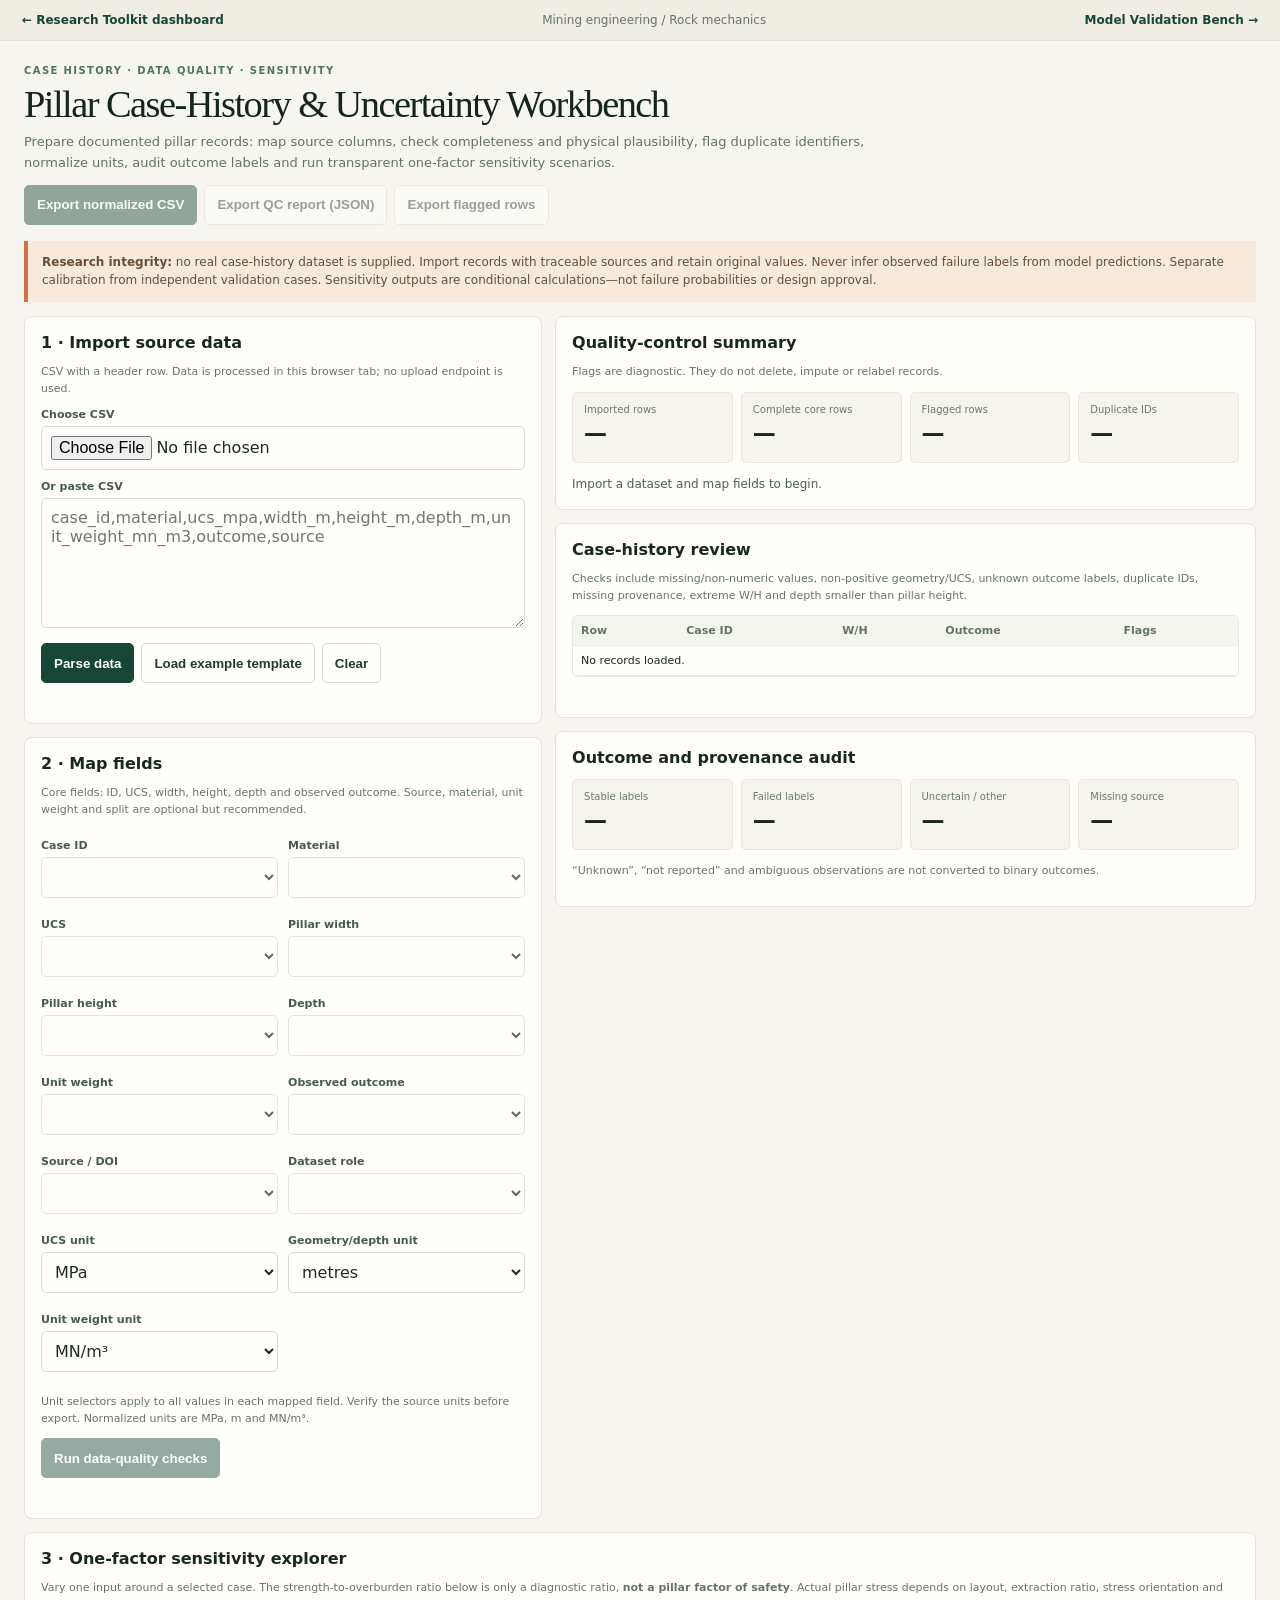
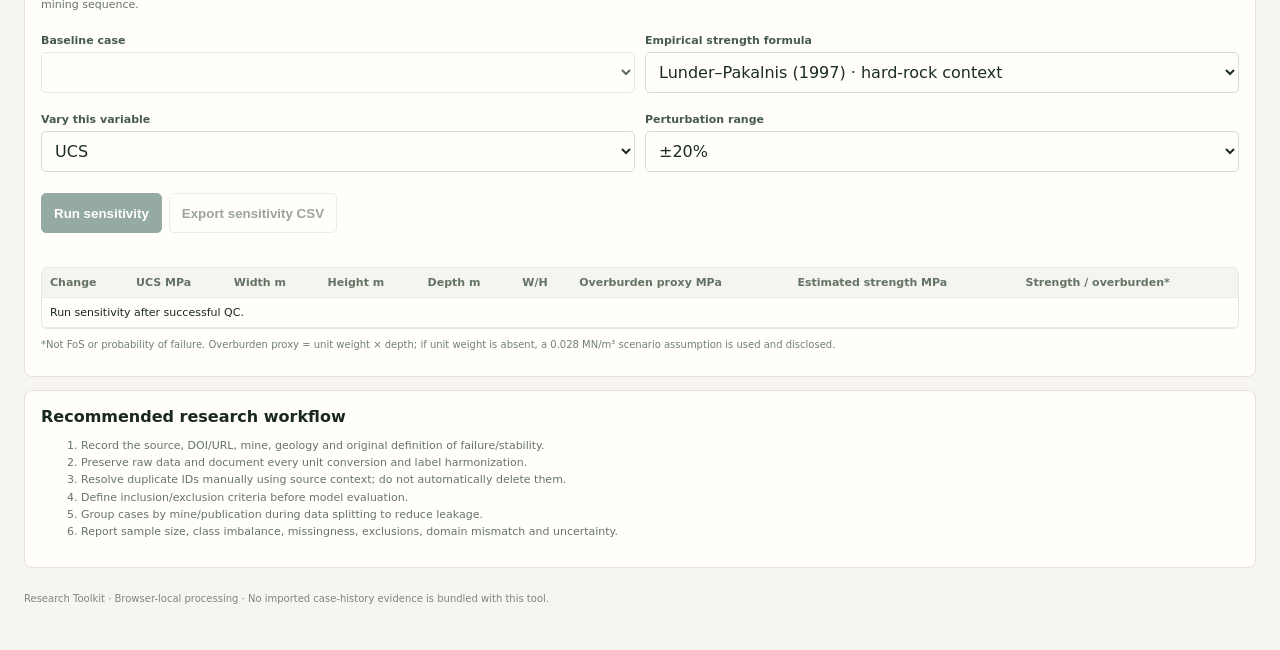
<file: pillar-case-history.html>
<!doctype html>
<html lang="en"><head><meta charset="utf-8"><meta name="viewport" content="width=device-width,initial-scale=1"><meta name="description" content="Quality-check documented underground pillar case histories and explore input sensitivity."><title>Pillar Case-History & Uncertainty Workbench</title><link rel="stylesheet" href="responsive-mobile.css">
<style>
:root{font-family:Inter,system-ui,Arial,sans-serif;color:#19271f;background:#f7f5ef;--g:#174638;--t:#cf704e;--line:#e5e2da;--muted:#667568;--card:#fffefa}*{box-sizing:border-box}body{margin:0}.top{padding:13px 22px;background:#f0ede4;border-bottom:1px solid var(--line);display:flex;justify-content:space-between;gap:12px;flex-wrap:wrap;font-size:12px;color:var(--muted)}a{color:#176c72}.top a{color:var(--g);font-weight:750;text-decoration:none}.wrap{max-width:1450px;margin:auto;padding:24px}.hero{display:flex;justify-content:space-between;gap:18px;margin-bottom:16px}.eyebrow{font-size:10px;text-transform:uppercase;letter-spacing:.14em;color:#4d765f;font-weight:850}h1{font:500 clamp(28px,3vw,42px)/1.1 Georgia,serif;letter-spacing:-.04em;margin:7px 0;color:#14251b}h2{font-size:16px;margin:0 0 7px}.lead{max-width:850px;color:#637365;line-height:1.6;font-size:13px;margin:0}.notice{background:#f8eadb;border-left:4px solid var(--t);padding:12px 14px;color:#694d37;font-size:12px;line-height:1.55;margin:14px 0}.grid{display:grid;grid-template-columns:minmax(280px,.85fr) minmax(0,1.15fr);gap:13px;align-items:start}.panel{background:var(--card);border:1px solid var(--line);border-radius:8px;padding:16px;margin-bottom:13px;min-width:0}.muted{font-size:11px;color:var(--muted);line-height:1.55}.field{margin:10px 0}.field label{display:block;font-size:11px;font-weight:750;color:#465b4c;margin-bottom:5px}input,select,textarea{width:100%;border:1px solid #d9dcd2;border-radius:5px;padding:9px;background:#fffefa;color:#1b2d21;font:inherit}textarea{min-height:130px;resize:vertical}button{border:1px solid var(--g);border-radius:5px;padding:10px 12px;background:var(--g);color:white;font-weight:750;cursor:pointer}button.secondary{background:#fffefa;color:#243b30;border-color:#d8d9d0}button:disabled{opacity:.45;cursor:not-allowed}.actions{display:flex;gap:7px;flex-wrap:wrap;margin-top:11px}.fields{display:grid;grid-template-columns:repeat(2,minmax(0,1fr));gap:0 10px}.metrics{display:grid;grid-template-columns:repeat(4,minmax(0,1fr));gap:8px;margin:12px 0}.metric{border:1px solid #e8e7dc;background:#f5f5ed;border-radius:5px;padding:11px;min-width:0}.metric span{font-size:10px;color:#6c796e;display:block}.metric strong{font-size:23px;display:block;margin:5px 0;overflow-wrap:anywhere}.metric small{font-size:10px;color:#7b887d}.status{font-size:12px;line-height:1.5;min-height:16px;margin-top:8px;color:#49624f;white-space:pre-wrap}.tablewrap{max-width:100%;overflow:auto;border:1px solid #e6e8df;border-radius:6px;max-height:420px}table{border-collapse:collapse;width:100%;font-size:11px}th,td{text-align:left;padding:8px;border-bottom:1px solid #ecebe3;white-space:nowrap}th{background:#f4f5ef;color:#647366;position:sticky;top:0}.warn{color:#966117}.small{font-size:10px;color:#718074}.footer{font-size:10px;color:#7b877e;line-height:1.55;padding:10px 0 20px}@media(max-width:900px){.grid{grid-template-columns:1fr}.metrics{grid-template-columns:repeat(2,minmax(0,1fr))}.hero{display:block}}@media(max-width:480px){.wrap{padding:14px 10px 26px}.panel{padding:12px}.fields{grid-template-columns:1fr}.metrics{grid-template-columns:repeat(2,minmax(0,1fr))}.top{padding:11px}}
</style></head><body>
<header class="top"><a href="workspace.html">← Research Toolkit dashboard</a><span>Mining engineering / Rock mechanics</span><a href="pillar-validation.html">Model Validation Bench →</a></header><main class="wrap">
<section class="hero"><div><div class="eyebrow">Case history · Data quality · Sensitivity</div><h1>Pillar Case-History & Uncertainty Workbench</h1><p class="lead">Prepare documented pillar records: map source columns, check completeness and physical plausibility, flag duplicate identifiers, normalize units, audit outcome labels and run transparent one-factor sensitivity scenarios.</p><div class="actions"><button id="downloadClean" disabled>Export normalized CSV</button><button id="downloadReport" disabled class="secondary">Export QC report (JSON)</button><button id="downloadFlags" disabled class="secondary">Export flagged rows</button></div></div></section>
<div class="notice"><strong>Research integrity:</strong> no real case-history dataset is supplied. Import records with traceable sources and retain original values. Never infer observed failure labels from model predictions. Separate calibration from independent validation cases. Sensitivity outputs are conditional calculations—not failure probabilities or design approval.</div>
<div class="grid"><div>
<section class="panel"><h2>1 · Import source data</h2><p class="muted">CSV with a header row. Data is processed in this browser tab; no upload endpoint is used.</p><div class="field"><label for="file">Choose CSV</label><input id="file" type="file" accept=".csv,text/csv"></div><div class="field"><label for="raw">Or paste CSV</label><textarea id="raw" spellcheck="false" placeholder="case_id,material,ucs_mpa,width_m,height_m,depth_m,unit_weight_mn_m3,outcome,source"></textarea></div><div class="actions"><button id="load">Parse data</button><button id="example" class="secondary">Load example template</button><button id="clear" class="secondary">Clear</button></div><div id="importStatus" class="status" role="status" aria-live="polite"></div></section>
<section class="panel"><h2>2 · Map fields</h2><p class="muted">Core fields: ID, UCS, width, height, depth and observed outcome. Source, material, unit weight and split are optional but recommended.</p><div class="fields"><div class="field"><label for="f_id">Case ID</label><select id="f_id" disabled></select></div><div class="field"><label for="f_material">Material</label><select id="f_material" disabled></select></div><div class="field"><label for="f_ucs">UCS</label><select id="f_ucs" disabled></select></div><div class="field"><label for="f_width">Pillar width</label><select id="f_width" disabled></select></div><div class="field"><label for="f_height">Pillar height</label><select id="f_height" disabled></select></div><div class="field"><label for="f_depth">Depth</label><select id="f_depth" disabled></select></div><div class="field"><label for="f_gamma">Unit weight</label><select id="f_gamma" disabled></select></div><div class="field"><label for="f_outcome">Observed outcome</label><select id="f_outcome" disabled></select></div><div class="field"><label for="f_source">Source / DOI</label><select id="f_source" disabled></select></div><div class="field"><label for="f_split">Dataset role</label><select id="f_split" disabled></select></div></div>
<div class="fields"><div class="field"><label for="unitUcs">UCS unit</label><select id="unitUcs"><option value="mpa">MPa</option><option value="kpa">kPa</option><option value="psi">psi</option><option value="gpa">GPa</option></select></div><div class="field"><label for="unitLength">Geometry/depth unit</label><select id="unitLength"><option value="m">metres</option><option value="ft">feet</option><option value="mm">millimetres</option></select></div><div class="field"><label for="unitGamma">Unit weight unit</label><select id="unitGamma"><option value="mn">MN/m³</option><option value="kn">kN/m³</option><option value="n">N/m³</option></select></div></div><p class="muted">Unit selectors apply to all values in each mapped field. Verify the source units before export. Normalized units are MPa, m and MN/m³.</p><div class="actions"><button id="runQC" disabled>Run data-quality checks</button></div><div id="mapStatus" class="status"></div></section></div>
<div><section class="panel"><h2>Quality-control summary</h2><p class="muted">Flags are diagnostic. They do not delete, impute or relabel records.</p><div class="metrics"><div class="metric"><span>Imported rows</span><strong id="nRows">—</strong></div><div class="metric"><span>Complete core rows</span><strong id="nComplete">—</strong></div><div class="metric"><span>Flagged rows</span><strong id="nFlagged">—</strong></div><div class="metric"><span>Duplicate IDs</span><strong id="nDup">—</strong></div></div><div id="qcSummary" class="status">Import a dataset and map fields to begin.</div></section>
<section class="panel"><h2>Case-history review</h2><p class="muted">Checks include missing/non-numeric values, non-positive geometry/UCS, unknown outcome labels, duplicate IDs, missing provenance, extreme W/H and depth smaller than pillar height.</p><div class="tablewrap"><table><thead><tr><th>Row</th><th>Case ID</th><th>W/H</th><th>Outcome</th><th>Flags</th></tr></thead><tbody id="rows"><tr><td colspan="5">No records loaded.</td></tr></tbody></table></div><div id="tableStatus" class="status"></div></section>
<section class="panel"><h2>Outcome and provenance audit</h2><div class="metrics"><div class="metric"><span>Stable labels</span><strong id="nStable">—</strong></div><div class="metric"><span>Failed labels</span><strong id="nFailed">—</strong></div><div class="metric"><span>Uncertain / other</span><strong id="nUncertain">—</strong></div><div class="metric"><span>Missing source</span><strong id="nSourceMissing">—</strong></div></div><p class="muted">“Unknown”, “not reported” and ambiguous observations are not converted to binary outcomes.</p></section></div></div>
<section class="panel"><h2>3 · One-factor sensitivity explorer</h2><p class="muted">Vary one input around a selected case. The strength-to-overburden ratio below is only a diagnostic ratio, <strong>not a pillar factor of safety</strong>. Actual pillar stress depends on layout, extraction ratio, stress orientation and mining sequence.</p><div class="fields"><div class="field"><label for="caseSelect">Baseline case</label><select id="caseSelect" disabled></select></div><div class="field"><label for="model">Empirical strength formula</label><select id="model"><option value="lunder">Lunder–Pakalnis (1997) · hard-rock context</option><option value="krauland">Krauland–Soder (1987) · limestone/skarn context</option></select></div><div class="field"><label for="variable">Vary this variable</label><select id="variable"><option value="ucs">UCS</option><option value="width">Pillar width</option><option value="height">Pillar height</option><option value="depth">Depth</option></select></div><div class="field"><label for="range">Perturbation range</label><select id="range"><option value="10">±10%</option><option value="20" selected>±20%</option><option value="30">±30%</option><option value="50">±50%</option></select></div></div><div class="actions"><button id="runSensitivity" disabled>Run sensitivity</button><button id="exportSensitivity" disabled class="secondary">Export sensitivity CSV</button></div><div id="sensitivityNote" class="status"></div><div class="tablewrap" style="margin-top:10px"><table><thead><tr><th>Change</th><th>UCS MPa</th><th>Width m</th><th>Height m</th><th>Depth m</th><th>W/H</th><th>Overburden proxy MPa</th><th>Estimated strength MPa</th><th>Strength / overburden*</th></tr></thead><tbody id="sensRows"><tr><td colspan="9">Run sensitivity after successful QC.</td></tr></tbody></table></div><p class="small">*Not FoS or probability of failure. Overburden proxy = unit weight × depth; if unit weight is absent, a 0.028 MN/m³ scenario assumption is used and disclosed.</p></section>
<section class="panel"><h2>Recommended research workflow</h2><ol class="muted"><li>Record the source, DOI/URL, mine, geology and original definition of failure/stability.</li><li>Preserve raw data and document every unit conversion and label harmonization.</li><li>Resolve duplicate IDs manually using source context; do not automatically delete them.</li><li>Define inclusion/exclusion criteria before model evaluation.</li><li>Group cases by mine/publication during data splitting to reduce leakage.</li><li>Report sample size, class imbalance, missingness, exclusions, domain mismatch and uncertainty.</li></ol></section><footer class="footer">Research Toolkit · Browser-local processing · No imported case-history evidence is bundled with this tool.</footer></main>
<script src="pillar-strength-core.js"></script><script>
(function(){'use strict';const $=id=>document.getElementById(id);let headers=[],records=[],qcRows=[],cleanRows=[],sensitivity=[];const keys=['id','material','ucs','width','height','depth','gamma','outcome','source','split'];const required=['id','ucs','width','height','depth','outcome'];const template='case_id,material,ucs_mpa,width_m,height_m,depth_m,unit_weight_mn_m3,outcome,source,dataset_role\nEXAMPLE-001,marble,65,6,4,80,0.028,stable,Illustrative template only - replace with sourced data,training\nEXAMPLE-002,limestone,48,5,5,120,0.027,failed,Illustrative template only - replace with sourced data,validation\nEXAMPLE-003,marble,72,7,4,65,0.028,uncertain,Illustrative template only - replace with sourced data,holdout';
function parseCSV(s){const out=[];let row=[],cell='',q=false;for(let i=0;i<s.length;i++){const c=s[i];if(q){if(c==='"'&&s[i+1]==='"'){cell+='"';i++}else if(c==='"')q=false;else cell+=c}else if(c==='"')q=true;else if(c===','){row.push(cell);cell=''}else if(c==='\n'){row.push(cell.replace(/\r$/,''));if(row.some(v=>v.trim()))out.push(row);row=[];cell=''}else cell+=c}if(q)throw Error('CSV has an unclosed quoted field.');if(cell!==''||row.length){row.push(cell.replace(/\r$/,''));if(row.some(v=>v.trim()))out.push(row)}if(out.length<2)throw Error('Provide a header row and at least one data row.');const h=out.shift().map((v,i)=>v.trim()||'column_'+(i+1));if(new Set(h).size!==h.length)throw Error('Column names must be unique.');return{headers:h,rows:out.map((r,i)=>Object.assign({__row:i+2},Object.fromEntries(h.map((k,j)=>[k,(r[j]??'').trim()]))) )}}
function norm(s){return String(s||'').trim().toLowerCase().replace(/[\s-]+/g,'_')}function guess(k){const p={id:/^(case_?id|id|record_?id|pillar_?id)$/i,material:/material|rock_?type|lithology/i,ucs:/ucs|unconfined.*compressive|strength_mpa/i,width:/pillar_?width|width_m|width$/i,height:/pillar_?height|height_m|height$/i,depth:/depth|cover|overburden_?depth/i,gamma:/unit_?weight|gamma|density_weight/i,outcome:/outcome|failure|stability|status|label|class/i,source:/source|doi|citation|reference|publication/i,split:/split|dataset_?role|partition|fold/i};return headers.find(h=>p[k].test(h))||''}
function populate(){keys.forEach(k=>{const s=$('f_'+k);s.innerHTML='';const o=document.createElement('option');o.value='';o.textContent='— Not mapped —';s.append(o);headers.forEach(h=>{const x=document.createElement('option');x.value=h;x.textContent=h;s.append(x)});s.disabled=false;s.value=guess(k)});$('runQC').disabled=false;$('mapStatus').textContent='Confirm mappings and units, then run data-quality checks.'}
function parse(){try{const p=parseCSV($('raw').value);headers=p.headers;records=p.rows;populate();$('importStatus').textContent='Parsed '+records.length+' records and '+headers.length+' columns. No rows removed.';runQC()}catch(e){$('importStatus').textContent=e.message}}
function val(r,k){const h=$('f_'+k).value;return h?(r[h]??''):''}function num(v){if(v===null||v===undefined||String(v).trim()==='')return NaN;return Number(String(v).replace(/,/g,''))}
function convert(v,k){if(!Number.isFinite(v))return NaN;if(k==='ucs'){const u=$('unitUcs').value;return v*(u==='kpa'?.001:u==='psi'?.006894757293:u==='gpa'?1000:1)}if(['width','height','depth'].includes(k)){const u=$('unitLength').value;return v*(u==='ft'?.3048:u==='mm'?.001:1)}if(k==='gamma'){const u=$('unitGamma').value;return v*(u==='kn'?.001:u==='n'?.000001:1)}return v}
function outLabel(v){const n=norm(v);if(['stable','stable_pillar','no_failure','intact','nonfailed','non_failed'].includes(n))return'stable';if(['failed','failure','collapsed','collapse','unstable','failed_pillar'].includes(n))return'failed';if(['uncertain','unknown','not_reported','unreported','ambiguous','indeterminate',''].includes(n))return'uncertain';return'other: '+String(v).trim()}
function runQC(){if(!records.length)return;const ids=records.map(r=>String(val(r,'id')).trim()).filter(Boolean),counts={};ids.forEach(id=>counts[id]=(counts[id]||0)+1);qcRows=records.map(r=>{const flags=[],v={};['ucs','width','height','depth','gamma'].forEach(k=>{const raw=val(r,k);v[k]=k==='gamma'&&!$('f_gamma').value?NaN:convert(num(raw),k);if(k==='gamma'&&!$('f_gamma').value)return;if(k==='gamma'&&!String(raw).trim())return;if(!String(raw).trim()||!Number.isFinite(v[k])){if(k!=='gamma'||String(raw).trim())flags.push('missing/non-numeric '+k)}else if(v[k]<=0)flags.push('non-positive '+k)});const id=String(val(r,'id')).trim(),out=outLabel(val(r,'outcome'));if(!id)flags.push('missing ID');else if(counts[id]>1)flags.push('duplicate ID');if(!String(val(r,'outcome')).trim())flags.push('missing outcome');else if(out.startsWith('other:'))flags.push('unrecognized outcome');const source=String(val(r,'source')).trim();if(!$('f_source').value||!source)flags.push('missing provenance');if(v.width>0&&v.height>0&&(v.width/v.height<.25||v.width/v.height>10))flags.push('extreme W/H; verify units');if(v.depth>0&&v.height>0&&v.depth<v.height)flags.push('depth < pillar height; verify datum');return{row:r.__row,id:id||'(missing)',raw:r,v:v,outcome:out,source:source,split:String(val(r,'split')).trim(),flags:flags,wh:v.width>0&&v.height>0?v.width/v.height:NaN}});cleanRows=qcRows.map(r=>({case_id:r.id,material:String(val(r.raw,'material')).trim(),ucs_mpa:r.v.ucs,width_m:r.v.width,height_m:r.v.height,depth_m:r.v.depth,unit_weight_mn_m3:r.v.gamma,outcome:r.outcome,source:r.source,dataset_role:r.split,source_row:r.row,qc_flags:r.flags.join('; '),original_record:r.raw}));render();updateCases();['downloadClean','downloadReport','downloadFlags'].forEach(id=>$(id).disabled=false)}
function render(){const complete=qcRows.filter(r=>required.every(k=>k==='id'?!!r.id:k==='outcome'?!!String(val(r.raw,'outcome')).trim():Number.isFinite(r.v[k])&&r.v[k]>0)).length,flagged=qcRows.filter(r=>r.flags.length),dups=qcRows.filter(r=>r.flags.includes('duplicate ID'));$('nRows').textContent=qcRows.length;$('nComplete').textContent=complete;$('nFlagged').textContent=flagged.length;$('nDup').textContent=new Set(dups.map(r=>r.id)).size;$('nStable').textContent=qcRows.filter(r=>r.outcome==='stable').length;$('nFailed').textContent=qcRows.filter(r=>r.outcome==='failed').length;$('nUncertain').textContent=qcRows.filter(r=>r.outcome==='uncertain'||r.outcome.startsWith('other:')).length;$('nSourceMissing').textContent=qcRows.filter(r=>!r.source).length;$('qcSummary').textContent='Core-complete records: '+complete+'/'+qcRows.length+'. '+flagged.length+' records have one or more flags. Review flagged source context before deciding inclusion/exclusion.';$('tableStatus').textContent='Showing '+Math.min(qcRows.length,500)+' of '+qcRows.length+' rows.';const tb=$('rows');tb.innerHTML='';qcRows.slice(0,500).forEach(r=>{const tr=document.createElement('tr');[r.row,r.id,Number.isFinite(r.wh)?r.wh.toFixed(3):'—',r.outcome,r.flags.length?r.flags.join(' · '):'No automated flags'].forEach((x,i)=>{const td=document.createElement('td');td.textContent=x;if(i===4&&r.flags.length)td.className='warn';tr.append(td)});tb.append(tr)})}
function updateCases(){const s=$('caseSelect');s.innerHTML='';qcRows.forEach((r,i)=>{const o=document.createElement('option');o.value=i;o.textContent=r.id+' · row '+r.row+' · '+r.outcome;s.append(o)});s.disabled=!qcRows.length;$('runSensitivity').disabled=!qcRows.length}
function material(v){const n=norm(v);return n.includes('marble')?'marble':n.includes('limestone')||n.includes('skarn')?'limestone':n.includes('coal')?'coal':n.includes('custom')?'custom':'generic'}
function strength(p,mat,model){return window.PillarStrengthCore.estimate({ucs:p.ucs,width:p.width,height:p.height,material:material(mat),method:model})}
function runSensitivity(){const r=qcRows[Number($('caseSelect').value)];if(!r)return;const p={ucs:r.v.ucs,width:r.v.width,height:r.v.height,depth:r.v.depth};if(!['ucs','width','height','depth'].every(k=>Number.isFinite(p[k])&&p[k]>0)){$('sensitivityNote').textContent='Selected case has incomplete/invalid numeric inputs. Resolve the source data first.';return}const key=$('variable').value,range=Number($('range').value)/100,gamma=Number.isFinite(r.v.gamma)&&r.v.gamma>0?r.v.gamma:.028,model=$('model').value,mat=val(r.raw,'material');sensitivity=[-range,-range/2,0,range/2,range].map(f=>{const x=Object.assign({},p);x[key]=p[key]*(1+f);const s=strength(x,mat,model),over=gamma*x.depth*1000;return{change_pct:f*100,ucs_mpa:x.ucs,width_m:x.width,height_m:x.height,depth_m:x.depth,wh:x.width/x.height,overburden_proxy_mpa:over,estimated_strength_mpa:s.strength,strength_over_overburden:s.strength&&over>0?s.strength/over:null,model_note:s.note}});const tb=$('sensRows');tb.innerHTML='';sensitivity.forEach(x=>{const tr=document.createElement('tr');[x.change_pct+'%',x.ucs_mpa,x.width_m,x.height_m,x.depth_m,x.wh,x.overburden_proxy_mpa,x.estimated_strength_mpa,x.strength_over_overburden].forEach(v=>{const td=document.createElement('td');td.textContent=v===null||!Number.isFinite(v)?'Not available':typeof v==='number'?v.toFixed(3):v;tr.append(td)});tb.append(tr)});$('sensitivityNote').textContent='Only '+key+' varied; other inputs fixed. '+(Number.isFinite(r.v.gamma)&&r.v.gamma>0?'Using the record unit weight.':'Using the stated default scenario unit weight 0.028 MN/m³.')+' '+strength(p,mat,model).note;$('exportSensitivity').disabled=false}
function csv(rows){if(!rows.length)return'';const ks=Object.keys(rows[0]),q=v=>{if(v===null||v===undefined||typeof v==='number'&&!Number.isFinite(v))return'';const s=String(v);return /[",\r\n]/.test(s)?'"'+s.replace(/"/g,'""')+'"':s};return[ks.map(k=>q(k)).join(','),...rows.map(r=>ks.map(k=>q(r[k])).join(','))].join('\r\n')}
function dl(name,data,type){const a=document.createElement('a'),u=URL.createObjectURL(new Blob([data],{type:type||'text/plain;charset=utf-8'}));a.href=u;a.download=name;a.click();setTimeout(()=>URL.revokeObjectURL(u),1000)}
$('load').onclick=parse;$('example').onclick=()=>{$('raw').value=template;parse();$('importStatus').textContent='Illustrative synthetic template loaded. Replace all example rows with sourced records before research use.'};$('clear').onclick=()=>{headers=[];records=[];qcRows=[];cleanRows=[];sensitivity=[];$('raw').value='';$('rows').innerHTML='<tr><td colspan="5">No records loaded.</td></tr>';['nRows','nComplete','nFlagged','nDup','nStable','nFailed','nUncertain','nSourceMissing'].forEach(k=>$(k).textContent='—');keys.forEach(k=>{$('f_'+k).innerHTML='';$('f_'+k).disabled=true});['downloadClean','downloadReport','downloadFlags','runQC','runSensitivity','exportSensitivity'].forEach(k=>$(k).disabled=true);$('caseSelect').innerHTML='';$('caseSelect').disabled=true;$('importStatus').textContent='Cleared in-memory data.'};$('file').onchange=async e=>{if(e.target.files[0]){$('raw').value=await e.target.files[0].text();parse()}};$('runQC').onclick=runQC;['unitUcs','unitLength','unitGamma'].forEach(k=>$(k).onchange=()=>{if(records.length)runQC()});$('runSensitivity').onclick=runSensitivity;$('downloadClean').onclick=()=>dl('pillar_case_history_normalized.csv',csv(cleanRows.map(r=>({case_id:r.case_id,material:r.material,ucs_mpa:r.ucs_mpa,width_m:r.width_m,height_m:r.height_m,depth_m:r.depth_m,unit_weight_mn_m3:r.unit_weight_mn_m3,outcome:r.outcome,source:r.source,dataset_role:r.dataset_role,source_row:r.source_row,qc_flags:r.qc_flags}))), 'text/csv;charset=utf-8');$('downloadFlags').onclick=()=>dl('pillar_case_history_flagged_rows.csv',csv(cleanRows.filter(r=>r.qc_flags).map(r=>({case_id:r.case_id,source_row:r.source_row,qc_flags:r.qc_flags,original_record:JSON.stringify(r.original_record)}))),'text/csv;charset=utf-8');$('downloadReport').onclick=()=>dl('pillar_case_history_qc_report.json',JSON.stringify({schema:'research-toolkit/pillar-case-history-qc/v1',created_at:new Date().toISOString(),note:'Generated locally from user-supplied records; no source verification performed.',normalized_units:{ucs:'MPa',length:'m',unit_weight:'MN/m3'},field_mapping:Object.fromEntries(keys.map(k=>[k,$('f_'+k).value||null])),summary:{rows:qcRows.length,flagged:qcRows.filter(r=>r.flags.length).length,core_complete:qcRows.filter(r=>required.every(k=>k==='id'?!!r.id:k==='outcome'?!!String(val(r.raw,'outcome')).trim():Number.isFinite(r.v[k])&&r.v[k]>0)).length},records:cleanRows},null,2),'application/json');$('exportSensitivity').onclick=()=>dl('pillar_one_factor_sensitivity.csv',csv(sensitivity),'text/csv;charset=utf-8');
})();</script></body></html>
</file>
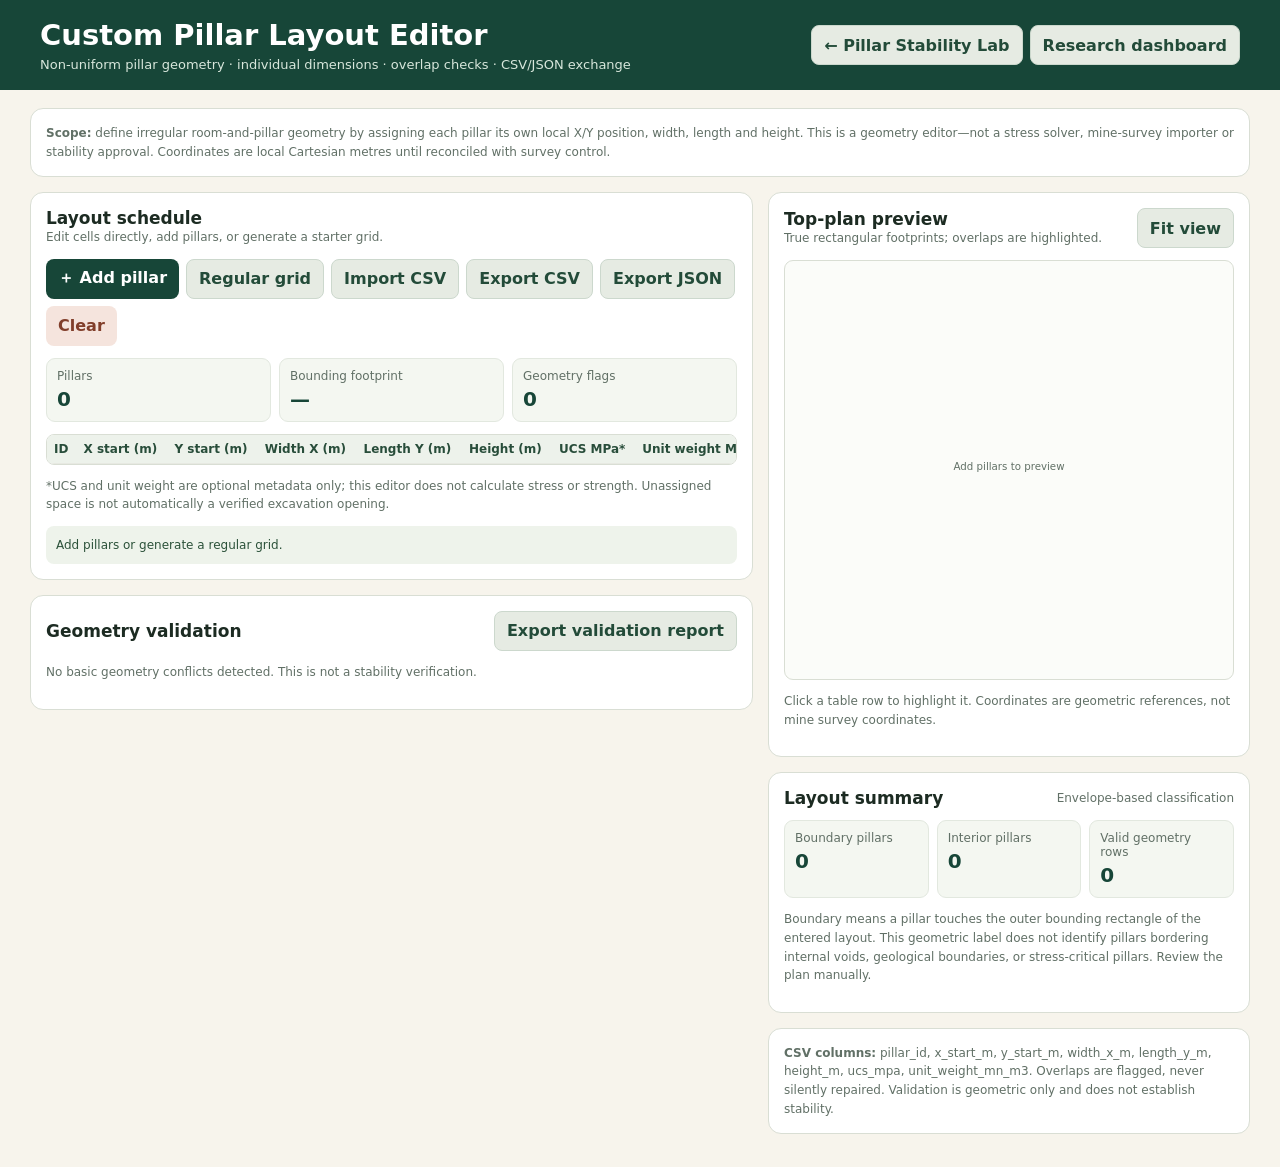
<file: pillar-layout-editor.html>
<!doctype html><html lang="en"><head><meta charset="utf-8"><meta name="viewport" content="width=device-width,initial-scale=1"><title>Custom Pillar Layout Editor</title><link rel="stylesheet" href="responsive-mobile.css"><style>
:root{font-family:Inter,system-ui,Arial;color:#1c2b22;background:#f7f4ec;--g:#174638;--line:#d9ded4;--muted:#617066}*{box-sizing:border-box}body{margin:0}button,input{font:inherit}button{border:0;border-radius:8px;background:var(--g);color:white;padding:9px 12px;cursor:pointer;font-weight:650}button.alt{background:#e6ebe3;color:#234b39;border:1px solid #ccd8cd}button.del{background:#f5e4dd;color:#813e2a}header{background:var(--g);color:white;padding:18px clamp(14px,4vw,40px);display:flex;justify-content:space-between;align-items:center;gap:12px;flex-wrap:wrap}h1{font-size:clamp(21px,3vw,29px);margin:0}header p{font-size:13px;color:#d8e7dc;margin:5px 0 0}.wrap{max-width:1450px;margin:auto;padding:18px clamp(10px,3vw,30px)}.note{font-size:12px;line-height:1.55;color:var(--muted)}.panel{background:#fff;border:1px solid var(--line);border-radius:13px;padding:15px;margin-bottom:15px;min-width:0}.grid{display:grid;grid-template-columns:minmax(0,1.2fr) minmax(300px,.8fr);gap:15px;align-items:start}.head{display:flex;align-items:center;justify-content:space-between;gap:10px;flex-wrap:wrap;margin-bottom:12px}.head h2{font-size:17px;margin:0}.actions{display:flex;gap:7px;flex-wrap:wrap}.stats{display:grid;grid-template-columns:repeat(3,1fr);gap:8px;margin:12px 0}.stat{background:#f4f7f1;border:1px solid #e2e8df;border-radius:9px;padding:10px}.stat span{display:block;font-size:12px;color:var(--muted)}.stat strong{font-size:20px;display:block;color:var(--g);margin-top:4px}.tablewrap{overflow:auto;border:1px solid var(--line);border-radius:8px}table{border-collapse:collapse;width:100%;min-width:800px;font-size:12px}th,td{text-align:left;padding:7px;border-bottom:1px solid #e7e9e2;white-space:nowrap}th{background:#edf2eb;color:#284d3a}td input{width:76px;padding:6px;border:1px solid #d6ddd4;border-radius:5px}td input[type=text]{width:86px}.status{padding:10px;border-radius:8px;background:#eef3eb;color:#2b5139;font-size:12px;line-height:1.5;margin-top:10px}.warn{background:#fff2df;color:#764b17}.error{background:#fbe9e5;color:#8a3224}.canvas{height:420px;border:1px solid var(--line);border-radius:9px;overflow:hidden;background:#fbfcf9}svg{width:100%;height:100%;display:block}.file{display:none}@media(max-width:900px){.grid{grid-template-columns:1fr}.canvas{height:340px}}@media(max-width:520px){.stats{grid-template-columns:1fr 1fr}.stat:last-child{grid-column:1/-1}.canvas{height:290px}.panel{padding:11px}.actions button{flex:1}}
</style></head><body><header><div><h1>Custom Pillar Layout Editor</h1><p>Non-uniform pillar geometry · individual dimensions · overlap checks · CSV/JSON exchange</p></div><div class="actions"><button class="alt" id="back">← Pillar Stability Lab</button><button class="alt" id="dash">Research dashboard</button></div></header><main class="wrap">
<section class="panel note"><strong>Scope:</strong> define irregular room-and-pillar geometry by assigning each pillar its own local X/Y position, width, length and height. This is a geometry editor—not a stress solver, mine-survey importer or stability approval. Coordinates are local Cartesian metres until reconciled with survey control.</section>
<div class="grid"><div><section class="panel"><div class="head"><div><h2>Layout schedule</h2><div class="note">Edit cells directly, add pillars, or generate a starter grid.</div></div></div><div class="actions"><button id="add">＋ Add pillar</button><button class="alt" id="regular">Regular grid</button><button class="alt" id="import">Import CSV</button><input class="file" id="file" type="file" accept=".csv,text/csv"><button class="alt" id="csv">Export CSV</button><button class="alt" id="json">Export JSON</button><button class="del" id="clear">Clear</button></div>
<div class="stats"><div class="stat"><span>Pillars</span><strong id="n">0</strong></div><div class="stat"><span>Bounding footprint</span><strong id="extent">—</strong></div><div class="stat"><span>Geometry flags</span><strong id="flags">0</strong></div></div><div class="tablewrap"><table><thead><tr><th>ID</th><th>X start (m)</th><th>Y start (m)</th><th>Width X (m)</th><th>Length Y (m)</th><th>Height (m)</th><th>UCS MPa*</th><th>Unit weight MN/m³*</th><th>Action</th></tr></thead><tbody id="rows"></tbody></table></div><p class="note">*UCS and unit weight are optional metadata only; this editor does not calculate stress or strength. Unassigned space is not automatically a verified excavation opening.</p><div class="status" id="status" role="status" aria-live="polite">Add pillars or generate a regular grid to begin.</div></section><section class="panel"><div class="head"><h2>Geometry validation</h2><button class="alt" id="report">Export validation report</button></div><div id="checks" class="note">No geometry to validate.</div></section></div>
<div><section class="panel"><div class="head"><div><h2>Top-plan preview</h2><div class="note">True rectangular footprints; overlaps are highlighted.</div></div><button class="alt" id="fit">Fit view</button></div><div class="canvas"><svg id="plan" viewBox="0 0 700 520" role="img" aria-label="Non-uniform pillar layout top plan"></svg></div><p class="note">Click a table row to highlight it. Coordinates are geometric references, not mine survey coordinates.</p></section><section class="panel"><div class="head"><h2>Layout summary</h2><span class="note">Envelope-based classification</span></div><div class="stats"><div class="stat"><span>Boundary pillars</span><strong id="boundaryCount">0</strong></div><div class="stat"><span>Interior pillars</span><strong id="interiorCount">0</strong></div><div class="stat"><span>Valid geometry rows</span><strong id="validCount">0</strong></div></div><p class="note">Boundary means a pillar touches the outer bounding rectangle of the entered layout. This geometric label does not identify pillars bordering internal voids, geological boundaries, or stress-critical pillars. Review the plan manually.</p></section><section class="panel note"><strong>CSV columns:</strong> pillar_id, x_start_m, y_start_m, width_x_m, length_y_m, height_m, ucs_mpa, unit_weight_mn_m3. Overlaps are flagged, never silently repaired. Validation is geometric only and does not establish stability.</section></div></div></main>
<script>
(()=>{const $=id=>document.getElementById(id);let ps=[],sel='',scale=1;const n=v=>v===''?null:Number(v),f=v=>Number.isFinite(v)?Number(v.toFixed(3)).toString():'',e=s=>String(s??'').replace(/[&<>"']/g,c=>({'&':'&amp;','<':'&lt;','>':'&gt;','"':'&quot;',"'":'&#39;'}[c]));function make(id,x,y,w=10,l=10,h=5){return{id,x,y,width:w,length:l,height:h,ucs:null,gamma:null}}
function validate(){let issues=[],ids=new Set(),valid=[];ps.forEach((p,i)=>{if(!String(p.id).trim())issues.push({t:'error',id:'row '+(i+1),m:'Blank ID'});else if(ids.has(String(p.id)))issues.push({t:'error',id:p.id,m:'Duplicate ID'});else ids.add(String(p.id));for(const k of ['x','y','width','length','height'])if(!Number.isFinite(p[k])||(['width','length','height'].includes(k)&&p[k]<=0))issues.push({t:'error',id:p.id,m:k+' must be a finite coordinate or positive dimension'});for(const k of ['ucs','gamma'])if(p[k]!==null&&(!Number.isFinite(p[k])||p[k]<=0))issues.push({t:'error',id:p.id,m:k+' must be blank or positive'});if(['x','y','width','length','height'].every(k=>Number.isFinite(p[k]))&&p.width>0&&p.length>0&&p.height>0)valid.push(p)});for(let i=0;i<valid.length;i++)for(let j=i+1;j<valid.length;j++){let a=valid[i],b=valid[j],ox=Math.min(a.x+a.width,b.x+b.width)-Math.max(a.x,b.x),oy=Math.min(a.y+a.length,b.y+b.length)-Math.max(a.y,b.y);if(ox>1e-8&&oy>1e-8)issues.push({t:'error',id:a.id+' / '+b.id,m:'Plan footprints overlap by '+f(ox)+' × '+f(oy)+' m'})}valid.forEach(p=>{if(p.width/p.length>3||p.length/p.width>3)issues.push({t:'warn',id:p.id,m:'Plan aspect ratio exceeds 3:1; verify geometry'})});let xs=valid.flatMap(p=>[p.x,p.x+p.width]),ys=valid.flatMap(p=>[p.y,p.y+p.length]),b=valid.length?{xmin:Math.min(...xs),xmax:Math.max(...xs),ymin:Math.min(...ys),ymax:Math.max(...ys)}:null;const boundaryIds=new Set();if(b)valid.forEach(p=>{if(Math.abs(p.x-b.xmin)<1e-8||Math.abs(p.x+p.width-b.xmax)<1e-8||Math.abs(p.y-b.ymin)<1e-8||Math.abs(p.y+p.length-b.ymax)<1e-8)boundaryIds.add(p.id)});const classifications=Object.fromEntries(valid.map(p=>[p.id,boundaryIds.has(p.id)?'boundary-envelope':'interior-envelope']));return{issues,valid,b,classifications,boundaryCount:boundaryIds.size,interiorCount:valid.length-boundaryIds.size,errors:issues.filter(i=>i.t==='error').length,warnings:issues.filter(i=>i.t==='warn').length}}
function draw(q){let s=$('plan');if(!q.valid.length){s.innerHTML='<text x="350" y="260" text-anchor="middle" fill="#617066">Add pillars to preview</text>';return}let b=q.b,dx=Math.max(1,b.xmax-b.xmin),dy=Math.max(1,b.ymax-b.ymin),z=Math.min(616/dx,436/dy)*scale,ox=350-(b.xmin+b.xmax)*z/2,oy=260+(b.ymin+b.ymax)*z/2,o='<rect width="700" height="520" fill="#fbfcf9"/>';q.valid.forEach(p=>{let x=ox+p.x*z,y=oy-(p.y+p.length)*z,w=p.width*z,h=p.length*z,over=q.issues.some(i=>i.m.includes('overlap')&&i.id.includes(p.id)),selected=p.id===sel;o+='<rect x="'+x+'" y="'+y+'" width="'+w+'" height="'+h+'" fill="'+(over?'#d88b7b':selected?'#cf8061':'#789782')+'" stroke="'+(selected?'#813e2a':'#315941')+'" stroke-width="'+(selected?3:1.5)+'"/>';if(w>26&&h>18)o+='<text x="'+(x+w/2)+'" y="'+(y+h/2)+'" text-anchor="middle" dominant-baseline="middle" font-size="'+Math.max(9,Math.min(14,Math.min(w,h)/4))+'" fill="#172d21">'+e(p.id)+'</text>'});o+='<text x="350" y="505" text-anchor="middle" font-size="12" fill="#536657">X coordinate (m) →</text><text x="15" y="260" text-anchor="middle" transform="rotate(-90 15 260)" font-size="12" fill="#536657">Y coordinate (m) ↑</text>';s.innerHTML=o}
function render(){let q=validate();$('rows').innerHTML=ps.map((p,i)=>'<tr data-i="'+i+'"><td><input data-k="id" type="text" value="'+e(p.id)+'"></td>'+[['x','X'],['y','Y'],['width','Width'],['length','Length'],['height','Height'],['ucs','UCS'],['gamma','Unit weight']].map(([k,l])=>'<td><input data-k="'+k+'" type="number" step="any" '+(['width','length','height'].includes(k)?'min="0.001"':'')+' value="'+(p[k]===null?'':e(p[k]))+'" aria-label="'+l+' '+e(p.id)+'"></td>').join('')+'<td><button class="del" data-del="'+i+'">Delete</button></td></tr>').join('');$('n').textContent=ps.length;$('flags').textContent=q.issues.length;$('extent').textContent=q.b?f(q.b.xmax-q.b.xmin)+' × '+f(q.b.ymax-q.b.ymin)+' m':'—';$('boundaryCount').textContent=q.boundaryCount;$('interiorCount').textContent=q.interiorCount;$('validCount').textContent=q.valid.length;$('checks').innerHTML=q.issues.length?'<ul>'+q.issues.map(i=>'<li><b>'+i.t.toUpperCase()+' · '+e(i.id)+':</b> '+e(i.m)+'</li>').join('')+'</ul>':'<p>No basic geometry conflicts detected. This is not a stability verification.</p>';$('status').className='status '+(q.errors?'error':q.warnings?'warn':'');$('status').textContent=q.errors?q.errors+' error(s); correct before CSV export.':q.warnings?q.warnings+' warning(s); review before export.':ps.length?'Geometry checks passed; stability is not assessed.':'Add pillars or generate a regular grid.';draw(q)}
$('rows').addEventListener('input',ev=>{let a=ev.target.closest('[data-k]'),tr=ev.target.closest('tr[data-i]');if(!a||!tr)return;let p=ps[+tr.dataset.i],k=a.dataset.k;p[k]=k==='id'?a.value:n(a.value);sel=p.id;let q=validate();$('n').textContent=ps.length;$('flags').textContent=q.issues.length;$('extent').textContent=q.b?f(q.b.xmax-q.b.xmin)+' × '+f(q.b.ymax-q.b.ymin)+' m':'—';$('boundaryCount').textContent=q.boundaryCount;$('interiorCount').textContent=q.interiorCount;$('validCount').textContent=q.valid.length;$('checks').innerHTML=q.issues.length?'<ul>'+q.issues.map(i=>'<li><b>'+i.t.toUpperCase()+' · '+e(i.id)+':</b> '+e(i.m)+'</li>').join('')+'</ul>':'<p>No basic geometry conflicts detected.</p>';$('status').className='status '+(q.errors?'error':q.warnings?'warn':'');$('status').textContent=q.errors?q.errors+' error(s) found.':q.warnings?q.warnings+' warning(s).':'Geometry checks passed; stability not assessed.';draw(q)});
$('rows').addEventListener('click',ev=>{let d=ev.target.closest('[data-del]');if(d){ps.splice(+d.dataset.del,1);render();return}let tr=ev.target.closest('tr[data-i]');if(tr){sel=ps[+tr.dataset.i].id;draw(validate())}});
function dl(name,data,type){let u=URL.createObjectURL(new Blob([data],{type})),a=document.createElement('a');a.href=u;a.download=name;a.click();setTimeout(()=>URL.revokeObjectURL(u),1000)}function cell(v){let s=String(v??'');return /[",\r\n]/.test(s)?'"'+s.replace(/"/g,'""')+'"':s}
function exportCsv(){let q=validate();if(q.errors){alert('Correct geometry errors before CSV export.');return}let h=['pillar_id','x_start_m','y_start_m','width_x_m','length_y_m','height_m','ucs_mpa','unit_weight_mn_m3','envelope_class'];dl('custom-pillar-layout.csv',[h.join(','),...ps.map(p=>[p.id,p.x,p.y,p.width,p.length,p.height,p.ucs,p.gamma,q.classifications[p.id]||'invalid-geometry'].map(cell).join(','))].join('\r\n'),'text/csv;charset=utf-8')}
function exportJson(){let q=validate();dl('custom-pillar-layout.json',JSON.stringify({schema:'research-toolkit.custom-pillar-layout',version:1,units:{coordinates:'m',dimensions:'m',ucs:'MPa',unit_weight:'MN/m3'},generated_at:new Date().toISOString(),validation:{errors:q.errors,warnings:q.warnings,issues:q.issues},layout_summary:{boundary_envelope_pillars:q.boundaryCount,interior_envelope_pillars:q.interiorCount,valid_geometry_pillars:q.valid.length,classifications:q.classifications},pillars:ps},null,2),'application/json')}
function report(){let q=validate();dl('pillar-layout-validation.json',JSON.stringify({generated_at:new Date().toISOString(),pillar_count:ps.length,bounding_extent:q.b,layout_summary:{boundary_envelope_pillars:q.boundaryCount,interior_envelope_pillars:q.interiorCount,valid_geometry_pillars:q.valid.length,classifications:q.classifications},errors:q.errors,warnings:q.warnings,issues:q.issues,limitations:['Geometry only, not stress or stability analysis.','Coordinates are local until mapped to survey control.','Overlaps are flagged, never automatically repaired.']},null,2),'application/json')}
function parseCsv(text){let lines=text.replace(/^\uFEFF/,'').split(/\r?\n/).filter(x=>x.trim());if(!lines.length)throw Error('CSV is empty');function row(line){let a=[],v='',q=false;for(let i=0;i<line.length;i++){let c=line[i];if(c==='"'&&q&&line[i+1]==='"'){v+='"';i++}else if(c==='"')q=!q;else if(c===','&&!q){a.push(v.trim());v=''}else v+=c}a.push(v.trim());return a}let heads=row(lines[0]).map(x=>x.toLowerCase().replace(/[\s-]+/g,'_')),al={id:['pillar_id','id','name'],x:['x_start_m','x','x_m'],y:['y_start_m','y','y_m'],width:['width_x_m','width','width_m'],length:['length_y_m','length','length_m'],height:['height_m','height'],ucs:['ucs_mpa','ucs'],gamma:['unit_weight_mn_m3','unit_weight','gamma']},ix={};for(let k in al)ix[k]=heads.findIndex(h=>al[k].includes(h));for(let k of ['id','x','y','width','length','height'])if(ix[k]<0)throw Error('Missing required CSV column: '+k);return lines.slice(1).map((line,i)=>{let a=row(line),v=k=>ix[k]<0||a[ix[k]]===''?null:Number(a[ix[k]]);return{id:a[ix.id]||'P'+(i+1),x:v('x'),y:v('y'),width:v('width'),length:v('length'),height:v('height'),ucs:v('ucs'),gamma:v('gamma')}})}
$('add').onclick=()=>{let i=ps.length;ps.push(make('P'+(i+1),i*12,0));sel=ps[i].id;render()};
$('regular').onclick=()=>{let n=Math.max(1,Math.min(10,Number(prompt('Grid side length (1–10):','4'))||4)),w=Math.max(.1,Number(prompt('Pillar width X (m):','10'))||10),l=Math.max(.1,Number(prompt('Pillar length Y (m):','10'))||10),h=Math.max(.1,Number(prompt('Pillar height (m):','5'))||5),rx=Math.max(0,Number(prompt('Room opening X (m):','6'))||0),ry=Math.max(0,Number(prompt('Room opening Y (m):','6'))||0);ps=[];for(let r=0;r<n;r++)for(let c=0;c<n;c++)ps.push(make('P'+(r*n+c+1),c*(w+rx),r*(l+ry),w,l,h));sel='P1';scale=1;render()};
$('clear').onclick=()=>{if(confirm('Clear this layout?')){ps=[];sel='';render()}};$('import').onclick=()=>$('file').click();$('file').onchange=async ev=>{let file=ev.target.files[0];if(!file)return;try{ps=parseCsv(await file.text());sel=ps[0]?.id||'';scale=1;render()}catch(err){alert(err.message)}ev.target.value=''};
$('csv').onclick=exportCsv;$('json').onclick=exportJson;$('report').onclick=report;$('fit').onclick=()=>{scale=1;draw(validate())};$('back').onclick=()=>location.href='pillar-simulator.html';$('dash').onclick=()=>location.href='workspace.html';render()})();
</script></body></html>
</file>
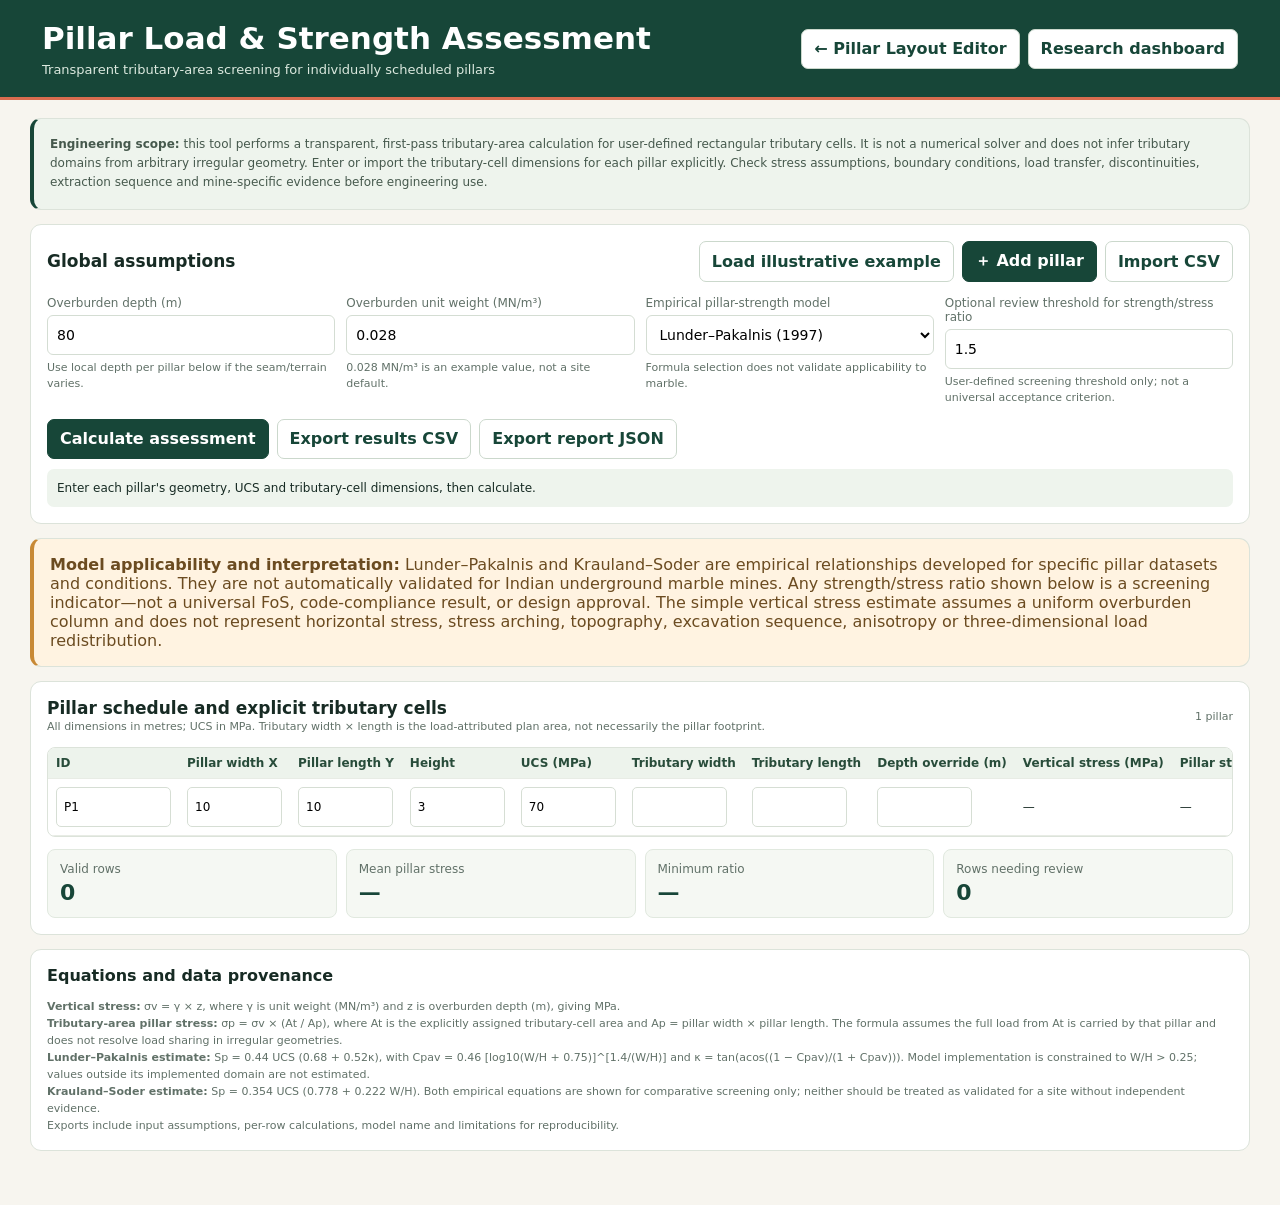
<file: pillar-load-assessment.html>
<!doctype html>
<html lang="en"><head><meta charset="utf-8"><meta name="viewport" content="width=device-width,initial-scale=1"><title>Pillar Load & Strength Assessment | Research Toolkit</title><link rel="stylesheet" href="responsive-mobile.css"><style>
:root{font-family:Inter,system-ui,Arial,sans-serif;color:#172b24;background:#f7f5ef;--g:#174638;--line:#dce3da;--muted:#617168;--coral:#d96c4f}*{box-sizing:border-box}body{margin:0}button,input,select{font:inherit}button{border:1px solid var(--g);background:var(--g);color:#fff;padding:9px 12px;border-radius:7px;cursor:pointer;font-weight:650;min-height:40px}button.secondary{background:#fff;color:var(--g);border-color:#cbd8cc}header{background:var(--g);color:#fff;padding:20px clamp(14px,4vw,42px);border-bottom:3px solid var(--coral)}header h1{font-size:clamp(22px,3vw,31px);margin:0}header p{color:#dce9df;font-size:13px;margin:6px 0 0}.wrap{max-width:1500px;margin:auto;padding:18px clamp(10px,3vw,30px) 40px}.panel{background:#fff;border:1px solid var(--line);border-radius:11px;padding:16px;margin-bottom:14px;min-width:0}.note{font-size:12px;line-height:1.6;color:#46594d;background:#eef4ed;border-left:4px solid var(--g)}.warning{background:#fff3e1;border-left:4px solid #c88935;color:#6b4b20}.bar{display:flex;align-items:center;justify-content:space-between;gap:10px;flex-wrap:wrap}.bar h2{font-size:17px;margin:0}.actions{display:flex;gap:8px;flex-wrap:wrap}.fields{display:grid;grid-template-columns:repeat(4,minmax(0,1fr));gap:11px}.field label{display:block;font-size:12px;color:var(--muted);margin-bottom:5px}.field input,.field select{width:100%;min-width:0;border:1px solid #d4ddd3;border-radius:6px;padding:9px;background:#fff;font-size:14px}.help{font-size:11px;color:var(--muted);line-height:1.5;margin-top:5px}.tablewrap{overflow:auto;border:1px solid var(--line);border-radius:8px;margin-top:12px}table{width:100%;border-collapse:collapse;min-width:1160px;font-size:12px}th,td{text-align:left;padding:8px;border-bottom:1px solid #e8ece5;white-space:nowrap}th{background:#edf3ec;color:#284c3a;position:sticky;top:0}td input{width:95px;border:1px solid #d6ded4;border-radius:5px;padding:7px}td input[type=text]{width:115px}.stats{display:grid;grid-template-columns:repeat(4,minmax(0,1fr));gap:9px;margin-top:12px}.stat{background:#f5f8f3;border:1px solid #e1e9df;border-radius:8px;padding:12px}.stat span{display:block;color:var(--muted);font-size:12px}.stat strong{display:block;font-size:22px;color:var(--g);margin-top:4px}.status{font-size:12px;line-height:1.5;padding:10px;background:#eef4ed;border-radius:7px;margin-top:10px}.status.error{background:#fae9e5;color:#852e22}.status.warn{background:#fff2dc;color:#754c1c}.file{display:none}.small{font-size:11px;color:var(--muted);line-height:1.55}@media(max-width:900px){.fields{grid-template-columns:repeat(2,minmax(0,1fr))}.stats{grid-template-columns:repeat(2,minmax(0,1fr))}}@media(max-width:520px){.fields,.stats{grid-template-columns:1fr}.panel{padding:12px}.actions button{flex:1 1 auto}.bar{align-items:flex-start}}
</style></head><body>
<header><div class="bar"><div><h1>Pillar Load & Strength Assessment</h1><p>Transparent tributary-area screening for individually scheduled pillars</p></div><div class="actions"><button class="secondary" id="back">← Pillar Layout Editor</button><button class="secondary" id="dash">Research dashboard</button></div></div></header>
<main class="wrap">
<section class="panel note"><strong>Engineering scope:</strong> this tool performs a transparent, first-pass tributary-area calculation for user-defined rectangular tributary cells. It is not a numerical solver and does not infer tributary domains from arbitrary irregular geometry. Enter or import the tributary-cell dimensions for each pillar explicitly. Check stress assumptions, boundary conditions, load transfer, discontinuities, extraction sequence and mine-specific evidence before engineering use.</section>
<section class="panel"><div class="bar"><h2>Global assumptions</h2><div class="actions"><button id="sample" class="secondary">Load illustrative example</button><button id="add">＋ Add pillar</button><button id="importBtn" class="secondary">Import CSV</button><input id="file" class="file" type="file" accept=".csv,text/csv"></div></div>
<div class="fields" style="margin-top:14px">
<div class="field"><label for="depth">Overburden depth (m)</label><input id="depth" type="number" min="0" step="any" value="80"><div class="help">Use local depth per pillar below if the seam/terrain varies.</div></div>
<div class="field"><label for="gamma">Overburden unit weight (MN/m³)</label><input id="gamma" type="number" min="0" step="any" value="0.028"><div class="help">0.028 MN/m³ is an example value, not a site default.</div></div>
<div class="field"><label for="method">Empirical pillar-strength model</label><select id="method"><option value="lunder">Lunder–Pakalnis (1997)</option><option value="krauland">Krauland–Soder (1987)</option><option value="stress">Stress only (no strength model)</option></select><div class="help">Formula selection does not validate applicability to marble.</div></div>
<div class="field"><label for="minfos">Optional review threshold for strength/stress ratio</label><input id="minfos" type="number" min="0" step="any" value="1.5"><div class="help">User-defined screening threshold only; not a universal acceptance criterion.</div></div>
</div><div class="actions" style="margin-top:12px"><button id="calculate">Calculate assessment</button><button id="csv" class="secondary">Export results CSV</button><button id="json" class="secondary">Export report JSON</button></div><div id="status" class="status" role="status" aria-live="polite">Enter each pillar's geometry, UCS and tributary-cell dimensions, then calculate.</div></section>
<section class="panel warning"><strong>Model applicability and interpretation:</strong> Lunder–Pakalnis and Krauland–Soder are empirical relationships developed for specific pillar datasets and conditions. They are not automatically validated for Indian underground marble mines. Any strength/stress ratio shown below is a screening indicator—not a universal FoS, code-compliance result, or design approval. The simple vertical stress estimate assumes a uniform overburden column and does not represent horizontal stress, stress arching, topography, excavation sequence, anisotropy or three-dimensional load redistribution.</section>
<section class="panel"><div class="bar"><div><h2>Pillar schedule and explicit tributary cells</h2><div class="small">All dimensions in metres; UCS in MPa. Tributary width × length is the load-attributed plan area, not necessarily the pillar footprint.</div></div><span class="small" id="rowCount">0 pillars</span></div>
<div class="tablewrap"><table><thead><tr><th>ID</th><th>Pillar width X</th><th>Pillar length Y</th><th>Height</th><th>UCS (MPa)</th><th>Tributary width</th><th>Tributary length</th><th>Depth override (m)</th><th>Vertical stress (MPa)</th><th>Pillar stress (MPa)</th><th>Strength (MPa)</th><th>Strength/stress</th><th>Flag</th><th>Remove</th></tr></thead><tbody id="rows"></tbody></table></div>
<div class="stats"><div class="stat"><span>Valid rows</span><strong id="valid">0</strong></div><div class="stat"><span>Mean pillar stress</span><strong id="meanStress">—</strong></div><div class="stat"><span>Minimum ratio</span><strong id="minRatio">—</strong></div><div class="stat"><span>Rows needing review</span><strong id="review">0</strong></div></div>
</section>
<section class="panel"><h2 style="font-size:16px;margin-top:0">Equations and data provenance</h2><div class="small">
<strong>Vertical stress:</strong> σv = γ × z, where γ is unit weight (MN/m³) and z is overburden depth (m), giving MPa.<br>
<strong>Tributary-area pillar stress:</strong> σp = σv × (At / Ap), where At is the explicitly assigned tributary-cell area and Ap = pillar width × pillar length. The formula assumes the full load from At is carried by that pillar and does not resolve load sharing in irregular geometries.<br>
<strong>Lunder–Pakalnis estimate:</strong> Sp = 0.44 UCS (0.68 + 0.52κ), with Cpav = 0.46 [log10(W/H + 0.75)]^[1.4/(W/H)] and κ = tan(acos((1 − Cpav)/(1 + Cpav))). Model implementation is constrained to W/H > 0.25; values outside its implemented domain are not estimated.<br>
<strong>Krauland–Soder estimate:</strong> Sp = 0.354 UCS (0.778 + 0.222 W/H). Both empirical equations are shown for comparative screening only; neither should be treated as validated for a site without independent evidence.<br>
Exports include input assumptions, per-row calculations, model name and limitations for reproducibility.
</div></section>
</main>
<script src="pillar-load-core.js"></script>
<script>
(function(){
'use strict';
const $=id=>document.getElementById(id);let records=[],results=[];
const num=v=>{const n=Number(v);return v!==''&&Number.isFinite(n)?n:null};
const esc=s=>String(s??'').replace(/[&<>"']/g,c=>({'&':'&amp;','<':'&lt;','>':'&gt;','"':'&quot;',"'":'&#39;'}[c]));
function add(r={}){records.push({id:r.id||'P'+(records.length+1),width_x_m:r.width_x_m??10,length_y_m:r.length_y_m??10,height_m:r.height_m??3,ucs_mpa:r.ucs_mpa??70,tributary_width_m:r.tributary_width_m??'',tributary_length_m:r.tributary_length_m??'',depth_m:r.depth_m??''});render()}
function render(){ $('rows').innerHTML=records.map((r,i)=>'<tr data-i="'+i+'">'+[['id','ID','text'],['width_x_m','Width X','number'],['length_y_m','Length Y','number'],['height_m','Height','number'],['ucs_mpa','UCS','number'],['tributary_width_m','Trib. width','number'],['tributary_length_m','Trib. length','number'],['depth_m','Depth override','number']].map(([k,label,type])=>'<td><input data-key="'+k+'" aria-label="'+label+' row '+(i+1)+'" type="'+type+'" '+(type==='number'?'min="0" step="any"':'')+' value="'+esc(r[k])+'"></td>').join('')+'<td class="out" data-out="vertical">—</td><td class="out" data-out="pillar">—</td><td class="out" data-out="strength">—</td><td class="out" data-out="ratio">—</td><td class="out" data-out="flag">Not calculated</td><td><button type="button" class="secondary remove" aria-label="Remove row '+(i+1)+'">Remove</button></td></tr>').join('');$('rowCount').textContent=records.length+' pillar'+(records.length===1?'':'s')}
$('rows').addEventListener('input',e=>{const el=e.target.closest('[data-key]');if(el){records[+el.closest('tr').dataset.i][el.dataset.key]=el.value;results=[]}});
$('rows').addEventListener('click',e=>{const b=e.target.closest('.remove');if(b){records.splice(+b.closest('tr').dataset.i,1);render();}});
function strength(r,method){return window.PillarLoadCore.estimateStrength(r.ucs_mpa,r.width_x_m,r.height_m,method)}
function calculate(){const gamma=num($('gamma').value),globalDepth=num($('depth').value),threshold=num($('minfos').value),method=$('method').value;results=records.map((r,i)=>{const w=num(r.width_x_m),l=num(r.length_y_m),h=num(r.height_m),ucs=num(r.ucs_mpa),tw=num(r.tributary_width_m),tl=num(r.tributary_length_m),z=r.depth_m===''?globalDepth:num(r.depth_m);const errors=[];if(!r.id)errors.push('missing ID');if(!(w>0&&l>0&&h>0))errors.push('invalid pillar dimensions');if(!(tw>0&&tl>0))errors.push('enter tributary width and length');if(!(ucs>0))errors.push('UCS must be positive');if(!(gamma>0))errors.push('unit weight must be positive');if(!(z>=0))errors.push('depth invalid');const valid=!errors.length;const core=window.PillarLoadCore.calculateRow({id:r.id,width_x_m:w,length_y_m:l,height_m:h,ucs_mpa:ucs,tributary_width_m:tw,tributary_length_m:tl,depth_m:z,unit_weight_mn_m3:gamma,method});const sv=valid?core.vertical_stress_mpa:null;const sp=valid?core.pillar_stress_mpa:null;const st=valid?core.estimated_strength_mpa:null;const ratio=valid?core.strength_stress_ratio:null;let flag=valid?'Review required':'Invalid inputs';if(valid&&method!=='stress'&&st===null)flag='Strength model outside implemented domain';else if(valid&&method==='stress')flag='Stress-only; no strength estimate';else if(valid&&ratio!==null)flag=ratio<threshold?'Below user threshold':'At/above user threshold';return {row:i+1,...r,depth_used_m:z,unit_weight_mn_m3:gamma,tributary_area_m2:tw*tl,pillar_area_m2:w*l,vertical_stress_mpa:sv,pillar_stress_mpa:sp,estimated_strength_mpa:st,strength_stress_ratio:ratio,model:method,valid,flag,errors}});const valid=results.filter(r=>r.valid),stress=valid.map(r=>r.pillar_stress_mpa).filter(Number.isFinite),ratios=valid.map(r=>r.strength_stress_ratio).filter(Number.isFinite);$('valid').textContent=valid.length;$('meanStress').textContent=stress.length?(stress.reduce((a,b)=>a+b,0)/stress.length).toFixed(3)+' MPa':'—';$('minRatio').textContent=ratios.length?Math.min(...ratios).toFixed(3):'—';$('review').textContent=results.filter(r=>!r.valid||r.strength_stress_ratio===null||r.strength_stress_ratio<threshold).length;
results.forEach(r=>{const tr=$('rows').querySelector('tr[data-i="'+(r.row-1)+'"]');if(!tr)return;const fmt=(v,s='')=>Number.isFinite(v)?v.toFixed(3)+s:'—';tr.querySelector('[data-out="vertical"]').textContent=fmt(r.vertical_stress_mpa);tr.querySelector('[data-out="pillar"]').textContent=fmt(r.pillar_stress_mpa);tr.querySelector('[data-out="strength"]').textContent=fmt(r.estimated_strength_mpa);tr.querySelector('[data-out="ratio"]').textContent=fmt(r.strength_stress_ratio);tr.querySelector('[data-out="flag"]').textContent=r.flag;});
const invalid=results.filter(r=>!r.valid).length;$('status').className='status'+(invalid?' error':results.some(r=>r.strength_stress_ratio!==null&&r.strength_stress_ratio<threshold)?' warn':'');$('status').textContent='Calculated '+valid.length+' valid row(s) of '+results.length+'. '+invalid+' row(s) have input errors. Results are screening estimates only; review every assumption and flag before use.'}
function parseCSV(text){const rows=[];let row=[],field='',q=false;for(let i=0;i<text.length;i++){const c=text[i];if(q&&c==='"'&&text[i+1]==='"'){field+='"';i++}else if(c==='"')q=!q;else if(c===','&&!q){row.push(field);field=''}else if((c==='\n'||c==='\r')&&!q){if(c==='\r'&&text[i+1]==='\n')i++;row.push(field);if(row.some(v=>v.trim()))rows.push(row);row=[];field=''}else field+=c}row.push(field);if(row.some(v=>v.trim()))rows.push(row);if(rows.length<2)throw Error('CSV must contain a header row and at least one data row.');const headers=rows[0].map(v=>v.trim().toLowerCase().replace(/[ -]+/g,'_'));return rows.slice(1).map(row=>Object.fromEntries(headers.map((h,i)=>[h,(row[i]||'').trim()])))}
$('importBtn').onclick=()=>$('file').click();$('file').onchange=async e=>{const f=e.target.files?.[0];if(!f)return;try{const incoming=parseCSV(await f.text()).map(r=>({id:r.pillar_id||r.id||'P'+(records.length+1),width_x_m:r.width_x_m||r.width||'',length_y_m:r.length_y_m||r.length||'',height_m:r.height_m||'',ucs_mpa:r.ucs_mpa||r.ucs||'',tributary_width_m:r.tributary_width_m||r.tributary_width||'',tributary_length_m:r.tributary_length_m||r.tributary_length||'',depth_m:r.depth_m||r.depth||''}));records=records.concat(incoming);render();$('status').className='status';$('status').textContent='Imported '+incoming.length+' rows. Check all required fields; imported geometry does not automatically define tributary-cell dimensions.'}catch(err){$('status').className='status error';$('status').textContent='Import failed: '+err.message}finally{e.target.value=''}};
function download(name,data,type){const blob=new Blob([data],{type}),url=URL.createObjectURL(blob),a=document.createElement('a');a.href=url;a.download=name;document.body.appendChild(a);a.click();a.remove();setTimeout(()=>URL.revokeObjectURL(url),1000)}
function csvCell(v){return '"'+String(v??'').replace(/"/g,'""')+'"'}
$('calculate').onclick=calculate;$('add').onclick=()=>add();$('sample').onclick=()=>{records=[{id:'Example-interior',width_x_m:10,length_y_m:12,height_m:3,ucs_mpa:70,tributary_width_m:16,tributary_length_m:18,depth_m:''},{id:'Example-edge',width_x_m:9,length_y_m:10,height_m:3,ucs_mpa:65,tributary_width_m:13.5,tributary_length_m:15,depth_m:100}];render();calculate();$('status').textContent+=' Illustrative synthetic inputs—not mine measurements.'};
$('csv').onclick=()=>{if(!results.length)calculate();const cols=['row','id','width_x_m','length_y_m','height_m','ucs_mpa','tributary_width_m','tributary_length_m','depth_used_m','unit_weight_mn_m3','tributary_area_m2','pillar_area_m2','vertical_stress_mpa','pillar_stress_mpa','estimated_strength_mpa','strength_stress_ratio','model','valid','flag','errors'];download('pillar_load_assessment.csv',[cols.join(','),...results.map(r=>cols.map(k=>csvCell(Array.isArray(r[k])?r[k].join('; '):r[k])).join(','))].join('\r\n'),'text/csv;charset=utf-8')};
$('json').onclick=()=>{if(!results.length)calculate();download('pillar_load_assessment_report.json',JSON.stringify({schema:'pillar-load-assessment/v1',created_at:new Date().toISOString(),assumptions:{depth_m:num($('depth').value),unit_weight_mn_m3:num($('gamma').value),strength_model:$('method').value,user_review_threshold:num($('minfos').value),stress_method:'uniform vertical overburden stress × explicit tributary area / pillar plan area',limitations:['screening calculation only','tributary cell must be supplied explicitly','no stress redistribution or numerical solver','empirical strength equations not validated for this site or marble without independent evidence','strength/stress ratio is not a universal FoS']},summary:{rows:results.length,valid:results.filter(r=>r.valid).length,review_required:results.filter(r=>!r.valid||r.strength_stress_ratio===null||r.strength_stress_ratio<num($('minfos').value)).length},results},null,2),'application/json')};
$('back').onclick=()=>location.href='pillar-layout-editor.html';$('dash').onclick=()=>location.href='workspace.html';
add({id:'P1',width_x_m:10,length_y_m:10,height_m:3,ucs_mpa:70});
})();
</script></body></html>
</file>
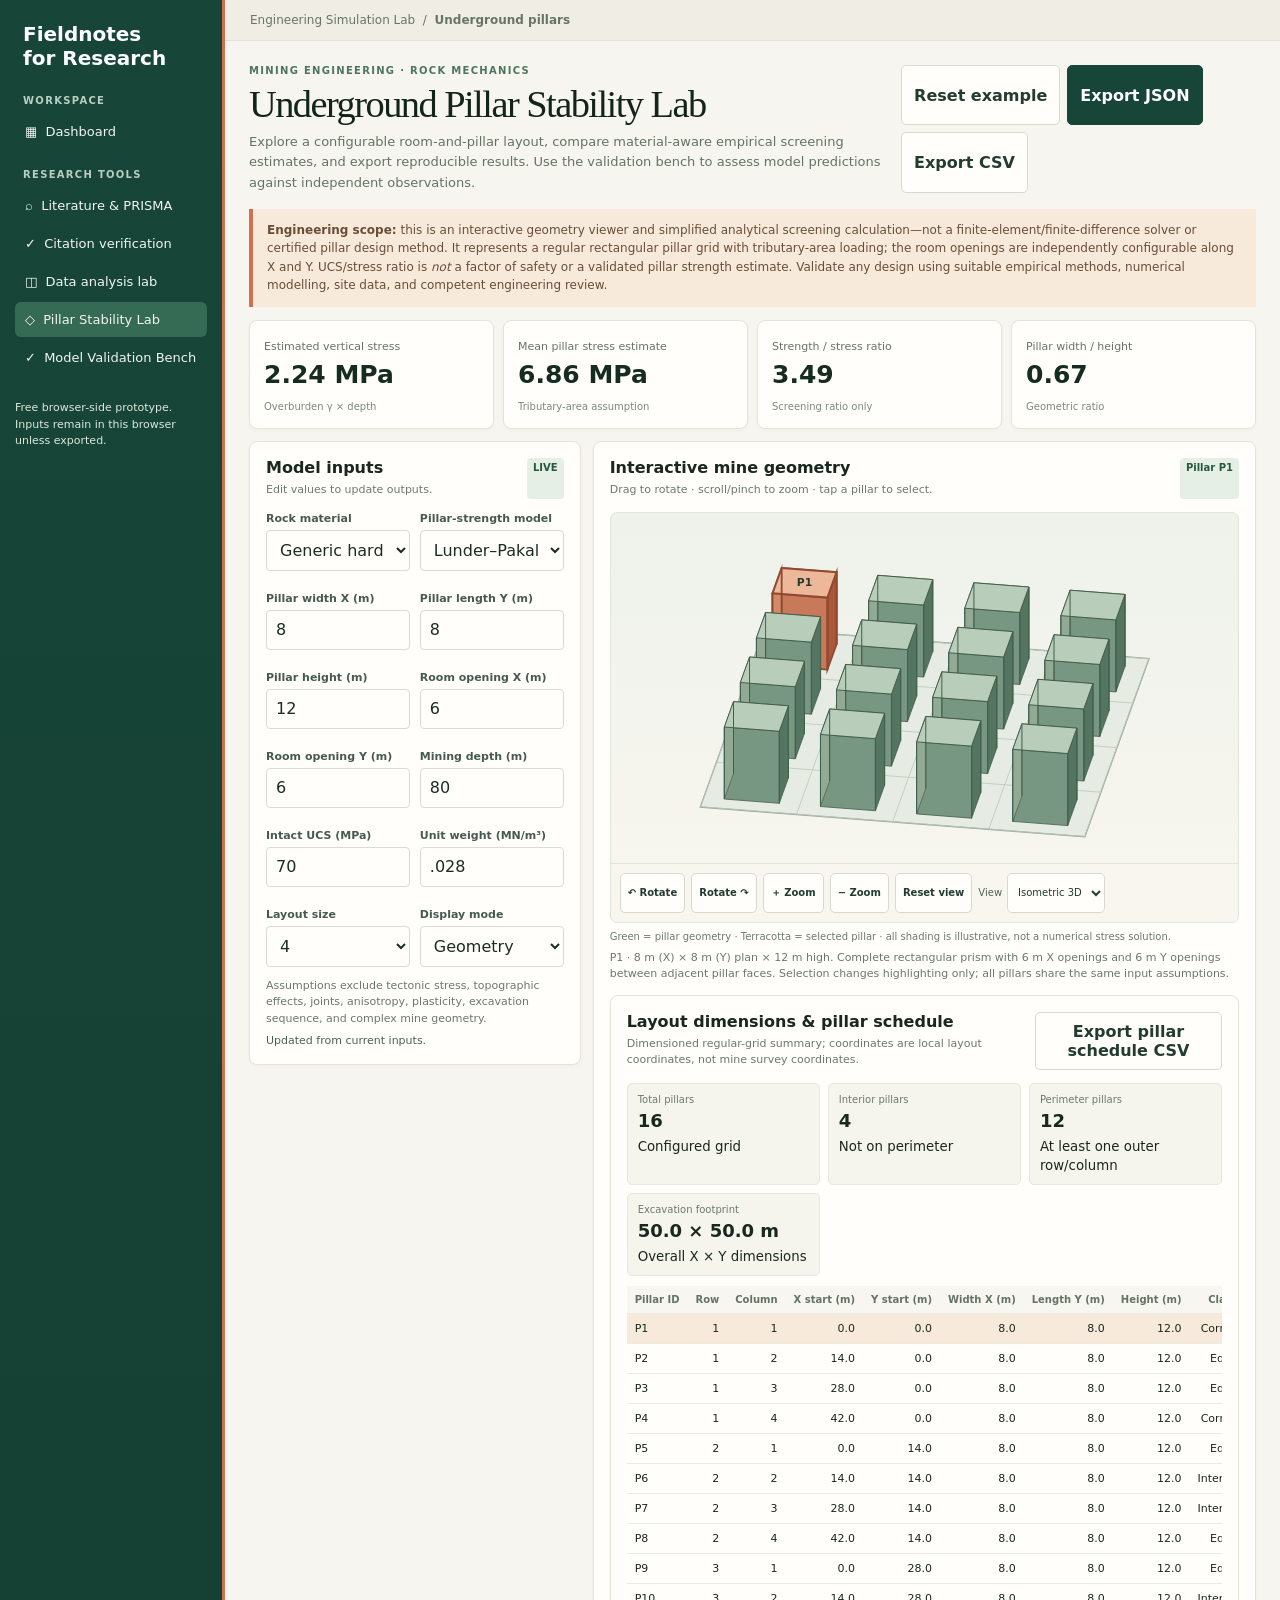
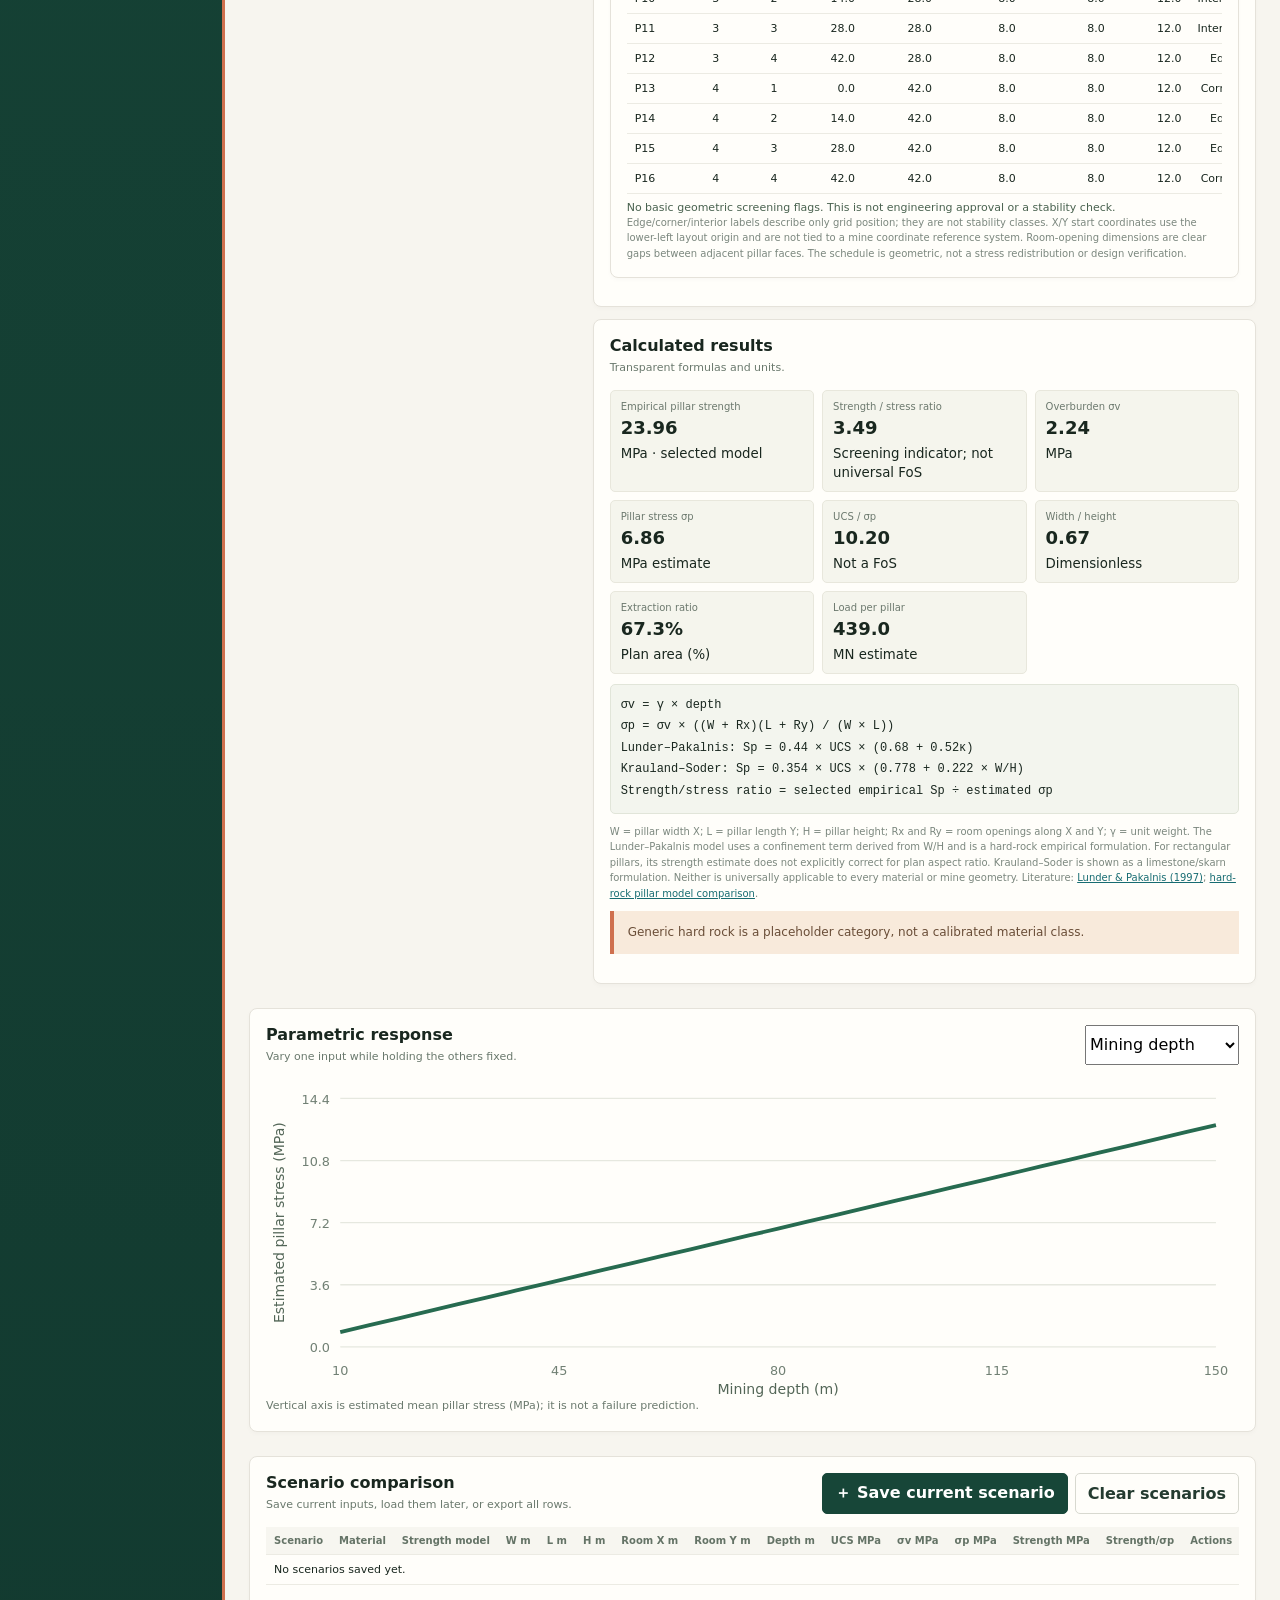
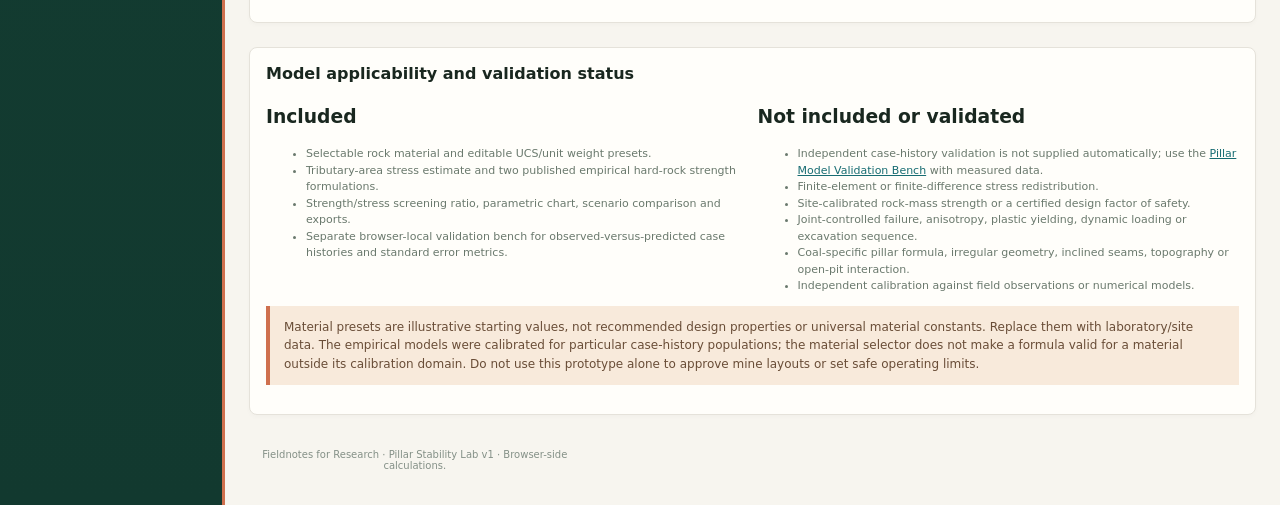
<file: pillar-simulator.html>
<!doctype html>
<html lang="en"><head><meta charset="utf-8"><meta name="viewport" content="width=device-width,initial-scale=1"><meta name="description" content="Interactive underground pillar geometry and transparent stress screening."><title>Underground Pillar Stability Lab</title>
<style>
:root{font-family:Inter,system-ui,Arial,sans-serif;color:#19271f;background:#f7f5ef;--g:#174638;--t:#cf704e;--line:#e5e2da;--muted:#667568;--card:#fffefa}*{box-sizing:border-box}body{margin:0}button,input,select{font:inherit}button{cursor:pointer;border:1px solid var(--g);border-radius:5px;padding:9px 12px;background:var(--g);color:white;font-weight:700}button.secondary{background:var(--card);color:#243b30;border-color:#d8d9d0}a{color:#176c72}.shell{display:grid;grid-template-columns:225px minmax(0,1fr);min-height:100vh}.side{background:linear-gradient(#174638,#12392f);color:white;padding:22px 15px;border-right:3px solid var(--t)}.brand{font-weight:850;font-size:20px;margin:0 8px 25px}.nav-label{font-size:10px;text-transform:uppercase;letter-spacing:.13em;color:#b9cec2;font-weight:800;margin:20px 8px 8px}.nav a{display:block;color:#f2f5f1;text-decoration:none;padding:10px;margin:3px 0;border-radius:6px;font-size:13px}.nav a:hover,.nav a.active{background:#356b55}.side p{font-size:11px;line-height:1.5;color:#dce8df;margin-top:25px}.main{min-width:0}.top{padding:13px 25px;background:#f0ede4;border-bottom:1px solid var(--line);font-size:12px;color:#667568}.content{max-width:1500px;margin:auto;padding:24px}.hero{display:flex;justify-content:space-between;gap:16px;margin-bottom:16px}.eyebrow{font-size:10px;text-transform:uppercase;letter-spacing:.13em;color:#4d765f;font-weight:850}.hero h1{font:500 clamp(28px,3vw,41px)/1.1 Georgia,serif;letter-spacing:-.04em;margin:7px 0;color:#13251b}.hero p{max-width:780px;color:#637365;line-height:1.55;font-size:13px;margin:0}.actions{display:flex;gap:7px;flex-wrap:wrap}.notice{background:#f8eadb;border-left:4px solid var(--t);padding:12px 14px;color:#694d37;font-size:12px;line-height:1.55;margin-bottom:13px}.metrics{display:grid;grid-template-columns:repeat(4,minmax(0,1fr));gap:9px;margin-bottom:12px}.metric,.panel{background:var(--card);border:1px solid var(--line);border-radius:8px;box-shadow:0 2px 5px #18273b06}.metric{padding:14px}.metric span{font-size:11px;color:var(--muted)}.metric strong{display:block;font-size:25px;margin:6px 0;color:#172c20}.metric small{font-size:10px;color:#7b887d}.columns{display:grid;grid-template-columns:minmax(250px,.75fr) minmax(0,1.5fr);gap:12px;align-items:start}.panel{padding:16px;margin-bottom:12px;min-width:0}.panel h2{font-size:16px;margin:0 0 5px}.muted{font-size:11px;line-height:1.5;color:#6a796d}.head{display:flex;justify-content:space-between;gap:10px;margin-bottom:13px}.grid2{display:grid;grid-template-columns:1fr 1fr;gap:10px}.field{margin-bottom:11px}.field label{display:block;font-size:11px;font-weight:750;color:#465b4c;margin-bottom:5px}.field input,.field select{width:100%;border:1px solid #d9dcd2;border-radius:4px;padding:9px;background:#fffefa;color:#1b2d21}.scene{background:linear-gradient(#eef2eb,#f8f6ef);border:1px solid #e0e5dc;border-radius:7px;overflow:hidden}.scene canvas{display:block;width:100%;height:350px;touch-action:pan-y}.scene-controls{display:flex;gap:6px;flex-wrap:wrap;padding:9px;border-top:1px solid #e1e5dc}.scene-controls button{font-size:10px;padding:7px}.view-picker{display:flex;align-items:center;gap:5px;font-size:10px;color:#536657}.view-picker select{font-size:10px;padding:6px;border:1px solid #d8d9d0;border-radius:5px;background:#fffefa;color:#243b30}.legend{font-size:10px;color:#6c7a6e;margin:8px 0}.results{display:grid;grid-template-columns:repeat(3,minmax(0,1fr));gap:8px}.result{background:#f5f5ed;border:1px solid #e8e7dc;border-radius:5px;padding:10px}.result span{font-size:10px;color:#6c796e;display:block}.result strong{display:block;font-size:18px;margin:5px 0}.formula{font:12px/1.8 ui-monospace,Consolas,monospace;background:#f3f5ee;border:1px solid #e1e5d9;border-radius:5px;padding:10px;margin:10px 0}.chart{display:block;width:100%;min-height:220px}table{border-collapse:collapse;width:100%;font-size:11px}th,td{text-align:right;padding:8px;border-bottom:1px solid #ecebe3;white-space:nowrap}th{font-size:10px;color:#647366;background:#f7f6f0}th:first-child,td:first-child{text-align:left}.tablewrap{overflow:auto}.pill{display:inline-block;background:#e5efe5;color:#27583d;border-radius:4px;padding:4px 6px;font-size:10px;font-weight:800}.foot{font-size:10px;color:#7b877e;line-height:1.55}.status{font-size:11px;color:#49624f;min-height:14px;margin-top:7px}.full{grid-column:1/-1}footer{text-align:center;font-size:10px;color:#849087;padding:10px}@media(max-width:1000px){.columns{grid-template-columns:1fr}.metrics{grid-template-columns:repeat(2,minmax(0,1fr))}}@media(max-width:700px){.shell{grid-template-columns:1fr}.side{padding:12px;border-right:0;border-bottom:3px solid var(--t)}.brand{font-size:18px;margin-bottom:8px}.nav{display:flex;overflow:auto;gap:4px}.nav-label,.side p{display:none}.nav a{white-space:nowrap}.top{padding:12px}.content{padding:14px 11px}.hero{display:block}.hero .actions{margin-top:12px}.panel{padding:12px}.scene canvas{height:275px}.results{grid-template-columns:repeat(2,minmax(0,1fr))}}@media(max-width:390px){.grid2{grid-template-columns:1fr}}
</style><link rel="stylesheet" href="responsive-mobile.css">
</head><body><div class="shell"><aside class="side"><div class="brand">Fieldnotes<br>for Research</div><nav class="nav"><div class="nav-label">Workspace</div><a href="workspace.html">▦ &nbsp;Dashboard</a><div class="nav-label">Research tools</div><a href="literature.html">⌕ &nbsp;Literature & PRISMA</a><a href="citation-verification.html">✓ &nbsp;Citation verification</a><a href="research-tools.html#analysis">◫ &nbsp;Data analysis lab</a><a class="active" href="pillar-simulator.html">◇ &nbsp;Pillar Stability Lab</a><a href="pillar-validation.html">✓ &nbsp;Model Validation Bench</a></nav><p>Free browser-side prototype. Inputs remain in this browser unless exported.</p></aside><div class="main"><header class="top">Engineering Simulation Lab&nbsp; / &nbsp;<strong>Underground pillars</strong></header><main class="content">
<section class="hero"><div><div class="eyebrow">Mining engineering · Rock mechanics</div><h1>Underground Pillar Stability Lab</h1><p>Explore a configurable room-and-pillar layout, compare material-aware empirical screening estimates, and export reproducible results. Use the validation bench to assess model predictions against independent observations.</p></div><div class="actions"><button id="reset" class="secondary">Reset example</button><button id="json">Export JSON</button><button id="csv" class="secondary">Export CSV</button></div></section>
<div class="notice"><strong>Engineering scope:</strong> this is an interactive geometry viewer and simplified analytical screening calculation—not a finite-element/finite-difference solver or certified pillar design method. It represents a regular rectangular pillar grid with tributary-area loading; the room openings are independently configurable along X and Y. UCS/stress ratio is <em>not</em> a factor of safety or a validated pillar strength estimate. Validate any design using suitable empirical methods, numerical modelling, site data, and competent engineering review.</div>
<section class="metrics"><div class="metric"><span>Estimated vertical stress</span><strong id="mSv">—</strong><small>Overburden γ × depth</small></div><div class="metric"><span>Mean pillar stress estimate</span><strong id="mSp">—</strong><small>Tributary-area assumption</small></div><div class="metric"><span>Strength / stress ratio</span><strong id="mRatio">—</strong><small>Screening ratio only</small></div><div class="metric"><span>Pillar width / height</span><strong id="mWh">—</strong><small>Geometric ratio</small></div></section>
<div class="columns"><section class="panel"><div class="head"><div><h2>Model inputs</h2><div class="muted">Edit values to update outputs.</div></div><span class="pill">LIVE</span></div><div class="grid2">
<div class="field"><label for="material">Rock material</label><select id="material"><option value="generic">Generic hard rock</option><option value="marble">Marble</option><option value="limestone">Limestone</option><option value="granite">Granite</option><option value="quartzite">Quartzite</option><option value="basalt">Basalt</option><option value="dolerite">Dolerite / diabase</option><option value="gneiss">Gneiss</option><option value="sandstone">Sandstone</option><option value="slate">Slate</option><option value="coal">Coal</option><option value="custom">Custom / other</option></select></div>
<div class="field"><label for="method">Pillar-strength model</label><select id="method"><option value="lunder">Lunder–Pakalnis (1997) · hard rock</option><option value="krauland">Krauland–Soder (1987) · limestone/skarn</option><option value="none">Stress screening only</option></select></div>
<div class="field"><label for="width">Pillar width X (m)</label><input id="width" type="number" min="1" max="30" step=".5" value="8"></div><div class="field"><label for="length">Pillar length Y (m)</label><input id="length" type="number" min="1" max="30" step=".5" value="8"></div><div class="field"><label for="height">Pillar height (m)</label><input id="height" type="number" min="1" max="60" step=".5" value="12"></div>
<div class="field"><label for="roomX">Room opening X (m)</label><input id="roomX" type="number" min="1" max="30" step=".5" value="6"></div><div class="field"><label for="roomY">Room opening Y (m)</label><input id="roomY" type="number" min="1" max="30" step=".5" value="6"></div><div class="field"><label for="depth">Mining depth (m)</label><input id="depth" type="number" min="1" max="1000" step="5" value="80"></div>
<div class="field"><label for="ucs">Intact UCS (MPa)</label><input id="ucs" type="number" min="1" max="300" step="1" value="70"></div><div class="field"><label for="gamma">Unit weight (MN/m³)</label><input id="gamma" type="number" min=".01" max=".05" step=".001" value=".028"></div>
<div class="field"><label for="count">Layout size</label><select id="count"><option>3</option><option selected>4</option><option>5</option><option>6</option></select></div><div class="field"><label for="mode">Display mode</label><select id="mode"><option value="geometry">Geometry</option><option value="stress">Illustrative stress shading</option><option value="ratio">Illustrative ratio shading</option></select></div></div><div class="muted">Assumptions exclude tectonic stress, topographic effects, joints, anisotropy, plasticity, excavation sequence, and complex mine geometry.</div><div id="inputStatus" class="status" role="status" aria-live="polite"></div></section>
<div><section class="panel"><div class="head"><div><h2>Interactive mine geometry</h2><div class="muted">Drag to rotate · scroll/pinch to zoom · tap a pillar to select.</div></div><span class="pill" id="selected">Pillar P1</span></div><div class="scene"><canvas id="mine" aria-label="Interactive isometric room and pillar geometry"></canvas><div class="scene-controls"><button class="secondary" id="left">↶ Rotate</button><button class="secondary" id="right">Rotate ↷</button><button class="secondary" id="zin">＋ Zoom</button><button class="secondary" id="zout">− Zoom</button><button class="secondary" id="viewReset">Reset view</button><label class="view-picker">View <select id="geometryView" aria-label="Geometry view"><option value="iso">Isometric 3D</option><option value="plan">Top plan</option></select></label></div></div><div class="legend">Green = pillar geometry · Terracotta = selected pillar · all shading is illustrative, not a numerical stress solution.</div><div class="muted" id="selectionInfo"></div>
<section class="panel" id="layoutSummaryPanel" style="margin-top:12px">
<div class="head"><div><h2>Layout dimensions &amp; pillar schedule</h2><div class="muted">Dimensioned regular-grid summary; coordinates are local layout coordinates, not mine survey coordinates.</div></div><button class="secondary" id="exportLayout">Export pillar schedule CSV</button></div>
<div class="results">
<div class="result"><span>Total pillars</span><strong id="layoutTotal">—</strong><small>Configured grid</small></div>
<div class="result"><span>Interior pillars</span><strong id="layoutInterior">—</strong><small>Not on perimeter</small></div>
<div class="result"><span>Perimeter pillars</span><strong id="layoutPerimeter">—</strong><small>At least one outer row/column</small></div>
<div class="result"><span>Excavation footprint</span><strong id="layoutFootprint">—</strong><small>Overall X × Y dimensions</small></div>
</div>
<div class="tablewrap" style="margin-top:10px"><table><thead><tr><th>Pillar ID</th><th>Row</th><th>Column</th><th>X start (m)</th><th>Y start (m)</th><th>Width X (m)</th><th>Length Y (m)</th><th>Height (m)</th><th>Class</th></tr></thead><tbody id="layoutRows"><tr><td colspan="9" style="text-align:left">Enter valid dimensions to generate the pillar schedule.</td></tr></tbody></table></div>
<div id="geometryChecks" class="status" role="status" aria-live="polite"></div>
<div class="foot">Edge/corner/interior labels describe only grid position; they are not stability classes. X/Y start coordinates use the lower-left layout origin and are not tied to a mine coordinate reference system. Room-opening dimensions are clear gaps between adjacent pillar faces. The schedule is geometric, not a stress redistribution or design verification.</div>
</section></section>
<section class="panel"><div class="head"><div><h2>Calculated results</h2><div class="muted">Transparent formulas and units.</div></div></div><div class="results"><div class="result"><span>Empirical pillar strength</span><strong id="rStrength">—</strong><small>MPa · selected model</small></div><div class="result"><span>Strength / stress ratio</span><strong id="rStrengthRatio">—</strong><small>Screening indicator; not universal FoS</small></div><div class="result"><span>Overburden σv</span><strong id="rSv">—</strong><small>MPa</small></div><div class="result"><span>Pillar stress σp</span><strong id="rSp">—</strong><small>MPa estimate</small></div><div class="result"><span>UCS / σp</span><strong id="rRatio">—</strong><small>Not a FoS</small></div><div class="result"><span>Width / height</span><strong id="rWh">—</strong><small>Dimensionless</small></div><div class="result"><span>Extraction ratio</span><strong id="rExtract">—</strong><small>Plan area (%)</small></div><div class="result"><span>Load per pillar</span><strong id="rLoad">—</strong><small>MN estimate</small></div></div><div class="formula">σv = γ × depth<br>σp = σv × ((W + Rx)(L + Ry) / (W × L))<br>Lunder–Pakalnis: Sp = 0.44 × UCS × (0.68 + 0.52κ)<br>Krauland–Soder: Sp = 0.354 × UCS × (0.778 + 0.222 × W/H)<br>Strength/stress ratio = selected empirical Sp ÷ estimated σp</div><div class="foot">W = pillar width X; L = pillar length Y; H = pillar height; Rx and Ry = room openings along X and Y; γ = unit weight. The Lunder–Pakalnis model uses a confinement term derived from W/H and is a hard-rock empirical formulation. For rectangular pillars, its strength estimate does not explicitly correct for plan aspect ratio. Krauland–Soder is shown as a limestone/skarn formulation. Neither is universally applicable to every material or mine geometry. Literature: <a href="https://www.onemine.org/documents/determination-of-the-strength-of-hard-rock-mine-pillars" target="_blank" rel="noopener">Lunder &amp; Pakalnis (1997)</a>; <a href="https://pmc.ncbi.nlm.nih.gov/articles/PMC9345577/" target="_blank" rel="noopener">hard-rock pillar model comparison</a>.</div><div id="modelWarning" class="notice" style="margin-top:10px" role="status" aria-live="polite"></div></section></div>
<section class="panel full"><div class="head"><div><h2>Parametric response</h2><div class="muted">Vary one input while holding the others fixed.</div></div><select id="sweep" aria-label="Sweep variable"><option value="depth">Mining depth</option><option value="width">Pillar width</option><option value="roomX">Room opening X</option><option value="height">Pillar height</option><option value="ucs">Intact UCS</option></select></div><svg id="chart" class="chart" viewBox="0 0 760 250" role="img" aria-label="Estimated pillar stress response chart"></svg><div class="muted">Vertical axis is estimated mean pillar stress (MPa); it is not a failure prediction.</div></section>
<section class="panel full"><div class="head"><div><h2>Scenario comparison</h2><div class="muted">Save current inputs, load them later, or export all rows.</div></div><div class="actions"><button id="save">＋ Save current scenario</button><button class="secondary" id="clear">Clear scenarios</button></div></div><div class="tablewrap"><table><thead><tr><th>Scenario</th><th>Material</th><th>Strength model</th><th>W m</th><th>L m</th><th>H m</th><th>Room X m</th><th>Room Y m</th><th>Depth m</th><th>UCS MPa</th><th>σv MPa</th><th>σp MPa</th><th>Strength MPa</th><th>Strength/σp</th><th>Actions</th></tr></thead><tbody id="rows"><tr><td colspan="14" style="text-align:left">No scenarios saved yet.</td></tr></tbody></table></div><div id="scenarioStatus" class="status" role="status"></div></section>
<section class="panel full"><h2>Model applicability and validation status</h2><div class="grid2"><div><h3>Included</h3><ul class="muted"><li>Selectable rock material and editable UCS/unit weight presets.</li><li>Tributary-area stress estimate and two published empirical hard-rock strength formulations.</li><li>Strength/stress screening ratio, parametric chart, scenario comparison and exports.</li><li>Separate browser-local validation bench for observed-versus-predicted case histories and standard error metrics.</li></ul></div><div><h3>Not included or validated</h3><ul class="muted"><li>Independent case-history validation is not supplied automatically; use the <a href="pillar-validation.html">Pillar Model Validation Bench</a> with measured data.</li><li>Finite-element or finite-difference stress redistribution.</li><li>Site-calibrated rock-mass strength or a certified design factor of safety.</li><li>Joint-controlled failure, anisotropy, plastic yielding, dynamic loading or excavation sequence.</li><li>Coal-specific pillar formula, irregular geometry, inclined seams, topography or open-pit interaction.</li><li>Independent calibration against field observations or numerical models.</li></ul></div></div><div class="notice">Material presets are illustrative starting values, not recommended design properties or universal material constants. Replace them with laboratory/site data. The empirical models were calibrated for particular case-history populations; the material selector does not make a formula valid for a material outside its calibration domain. Do not use this prototype alone to approve mine layouts or set safe operating limits.</div></section><footer>Fieldnotes for Research · Pillar Stability Lab v1 · Browser-side calculations.</footer></main></div></div>
<script src="pillar-strength-core.js"></script>
<script>
(function(){
'use strict';const $=id=>document.getElementById(id);const c=$('mine'),ctx=c.getContext('2d');let angle=-.62,zoom=1,selected=1,drag=null,scenarios=[],view='iso';
const defaults={material:'generic',method:'lunder',width:8,length:8,height:12,roomX:6,roomY:6,depth:80,ucs:70,gamma:.028,count:4,mode:'geometry'};
function val(k){return Number($(k).value)}function get(){return {material:$('material').value,method:$('method').value,width:val('width'),length:val('length'),height:val('height'),roomX:val('roomX'),roomY:val('roomY'),depth:val('depth'),ucs:val('ucs'),gamma:val('gamma'),count:val('count'),mode:$('mode').value}}
function err(p){for(const k of ['width','length','height','roomX','roomY','depth','ucs','gamma'])if(!(p[k]>0))return k+' must be positive.';if(p.width>30||p.length>30||p.height>60||p.roomX>30||p.roomY>30||p.depth>1000||p.ucs>300||p.gamma>.05)return 'One or more values exceed the allowed input range.';return ''}
function calc(p){
let sv=p.gamma*p.depth,sp=sv*((p.width+p.roomX)*(p.length+p.roomY))/(p.width*p.length),wh=p.width/p.height;
const empirical=window.PillarStrengthCore.estimate(p),strength=empirical.strength;
const nonSquare=Math.abs(p.width-p.length)>0.01;let modelNote=empirical.note;if(nonSquare)modelNote+=' Rectangular pillar: the selected empirical strength formula uses width/height only and does not explicitly account for plan aspect ratio; do not treat this as a validated rectangular-pillar strength estimate.';return {sv:sv,sp:sp,strength:strength,strengthRatio:Number.isFinite(strength)&&sp>0?strength/sp:null,ratio:p.ucs/sp,wh:wh,extract:1-(p.width*p.length)/((p.width+p.roomX)*(p.length+p.roomY)),load:sp*p.width*p.length,modelNote:modelNote,cpav:empirical.cpav,kappa:empirical.kappa}
}
function f(x,d){return Number.isFinite(x)?x.toLocaleString('en-IN',{minimumFractionDigits:d,maximumFractionDigits:d}):'—'}function txt(id,v){$(id).textContent=v}
function results(p,q){txt('mSv',f(q.sv,2)+' MPa');txt('mSp',f(q.sp,2)+' MPa');txt('mRatio',f(q.strengthRatio,2));txt('mWh',f(q.wh,2));txt('rSv',f(q.sv,2));txt('rSp',f(q.sp,2));txt('rRatio',f(q.ratio,2));txt('rWh',f(q.wh,2));txt('rExtract',f(q.extract*100,1)+'%');txt('rLoad',f(q.load,1));txt('rStrength',f(q.strength,2));txt('rStrengthRatio',f(q.strengthRatio,2));let warning=q.modelNote||'Selected formula is an empirical estimate; confirm applicability and calibration for the actual mine.';txt('modelWarning',warning);txt('inputStatus','Updated from current inputs.')}
function project(x,y,z,a,cx,cy,s){const X=x*Math.cos(a)-y*Math.sin(a),Y=x*Math.sin(a)+y*Math.cos(a);return{x:cx+(X-Y)*s*.82,y:cy+(X+Y)*s*.38-z*s}}
function draw(){
 const p=get();if(err(p))return;
 const rect=c.getBoundingClientRect(),d=Math.min(window.devicePixelRatio||1,2),w=rect.width,h=rect.height;
 if(w<2||h<2)return;
 c.width=Math.max(1,Math.round(w*d));c.height=Math.max(1,Math.round(h*d));ctx.setTransform(d,0,0,d,0,0);ctx.clearRect(0,0,w,h);
 const n=Math.max(1,Math.min(6,Math.round(p.count))),stepX=p.width+p.roomX,stepY=p.length+p.roomY,extentX=n*stepX,extentY=n*stepY;
 // Fit the complete excavation and the full pillar height to the canvas at every aspect ratio.
 const raw=(x,y,z)=>project(x,y,z,angle,0,0,1),bounds=[];
 [[0,0,0],[extentX,0,0],[extentX,extentY,0],[0,extentY,0],[0,0,p.height],[extentX,0,p.height],[extentX,extentY,p.height],[0,extentY,p.height]].forEach(v=>bounds.push(raw(v[0],v[1],v[2])));
 const minX=Math.min(...bounds.map(v=>v.x)),maxX=Math.max(...bounds.map(v=>v.x)),minY=Math.min(...bounds.map(v=>v.y)),maxY=Math.max(...bounds.map(v=>v.y));
 const pad=Math.max(24,Math.min(52,Math.min(w,h)*.1)),s=Math.max(.1,Math.min((w-pad*2)/(maxX-minX||1),(h-pad*2)/(maxY-minY||1)))*zoom;
 const cx=w/2-(minX+maxX)*s/2,cy=h/2-(minY+maxY)*s/2+Math.min(10,h*.025);
 const pt=(x,y,z)=>project(x,y,z,angle,cx,cy,s);
 const poly=(pts,fill,stroke='#5d7764',lw=1)=>{ctx.beginPath();pts.forEach((v,i)=>i?ctx.lineTo(v.x,v.y):ctx.moveTo(v.x,v.y));ctx.closePath();ctx.fillStyle=fill;ctx.fill();ctx.strokeStyle=stroke;ctx.lineWidth=lw;ctx.stroke()};
 // Excavation floor: clear outline and a subtle, correctly spaced room grid.
 const floor=[[0,0],[extentX,0],[extentX,extentY],[0,extentY]].map(v=>pt(v[0],v[1],0));
 poly(floor,'#e6ebe3','#9aab9a',1.4);
 ctx.save();ctx.beginPath();floor.forEach((v,i)=>i?ctx.lineTo(v.x,v.y):ctx.moveTo(v.x,v.y));ctx.closePath();ctx.clip();
 for(let i=0;i<=n;i++){const vx=i*stepX,vy=i*stepY,a=pt(vx,0,0),b=pt(vx,extentY,0),cc=pt(0,vy,0),dd=pt(extentX,vy,0);ctx.beginPath();ctx.moveTo(a.x,a.y);ctx.lineTo(b.x,b.y);ctx.moveTo(cc.x,cc.y);ctx.lineTo(dd.x,dd.y);ctx.strokeStyle='#c3d0c1';ctx.lineWidth=1;ctx.stroke()}
 ctx.restore();
 // Top-plan view shows true pillar footprints and room openings without projecting height into the plan.
 if(view==='plan'){
  const arr=[];
  for(let row=0;row<n;row++)for(let col=0;col<n;col++){
   const id=row*n+col+1,x=col*stepX+p.roomX/2,y=row*stepY+p.roomY/2;
   const corners=[[x,y],[x+p.width,y],[x+p.width,y+p.length],[x,y+p.length]].map(v=>pt(v[0],v[1],0));
   arr.push({id,x,y,corners,t:corners,depthKey:x+y});
  }
  arr.sort((a,b)=>a.depthKey-b.depthKey);
  arr.forEach(q=>{
   const is=q.id===selected,pts=q.corners;
   poly(pts,is?'#cf8061':'#789782',is?'#914a32':'#365b45',is?2:1.2);
   if(is){
    ctx.fillStyle='#263b2d';ctx.font='700 11px system-ui,sans-serif';ctx.textAlign='center';ctx.textBaseline='middle';
    const cx=pts.reduce((v,p)=>v+p.x,0)/4,cy=pts.reduce((v,p)=>v+p.y,0)/4;ctx.fillText('P'+q.id,cx,cy);
   }
  });
  c._pillars=arr;txt('selected','Pillar P'+selected);
  txt('selectionInfo','TOP PLAN · Selected P'+selected+': '+p.width+' m X width × '+p.length+' m Y length; '+p.roomX+' m X opening and '+p.roomY+' m Y opening. Footprints are to the entered dimensions; pillar height is shown in isometric view.');
  return;
 }
 const arr=[];
 for(let row=0;row<n;row++)for(let col=0;col<n;col++){
  const id=row*n+col+1,x=col*stepX+p.roomX/2,y=row*stepY+p.roomY/2,wid=p.width,dep=p.length,z=p.height;
  const b=[[x,y],[x+wid,y],[x+wid,y+dep],[x,y+dep]].map(v=>pt(v[0],v[1],0));
  const t=[[x,y],[x+wid,y],[x+wid,y+dep],[x,y+dep]].map(v=>pt(v[0],v[1],z));
  arr.push({id,x,y,b,t,depthKey:x+y});
 }
 // Back-to-front painter ordering keeps individual solids legible while preserving hit-test polygons.
 arr.sort((a,b)=>a.depthKey-b.depthKey);
 arr.forEach(q=>{
  const is=q.id===selected,edge=is?'#914a32':'#425f4b';
  let top=is?'#edb79a':'#b9cdbb',front=is?'#c87959':'#789782',side=is?'#aa573c':'#547561',far=is?'#d18a6a':'#91aa96';
  if(p.mode==='ratio'&&!is){const r=calc(p).ratio;top=r<1?'#d28a7a':r<2?'#e1cb8c':'#b9cdbb'}
  if(p.mode==='stress'&&!is)top='#a9c2ad';
  // Four solid vertical faces, closed base edges and a distinct top face make each pillar a complete prism.
  poly([q.b[0],q.b[1],q.t[1],q.t[0]],far,edge,is?1.6:.8);
  poly([q.b[1],q.b[2],q.t[2],q.t[1]],side,edge,is?1.8:.8);
  poly([q.b[2],q.b[3],q.t[3],q.t[2]],front,edge,is?1.8:.8);
  poly([q.b[3],q.b[0],q.t[0],q.t[3]],far,edge,is?1.4:.7);
  poly(q.t,top,edge,is?2:1);
  // Explicit vertical corner lines reinforce that the object is a solid, upright pillar.
  ctx.beginPath();[[0,1],[1,2],[2,3],[3,0]].forEach(pair=>{const k=pair[0];ctx.moveTo(q.b[k].x,q.b[k].y);ctx.lineTo(q.t[k].x,q.t[k].y)});ctx.strokeStyle=edge;ctx.lineWidth=is?1.8:1;ctx.stroke();
  if(is){const tx=q.t.reduce((a,v)=>a+v.x,0)/4,ty=q.t.reduce((a,v)=>a+v.y,0)/4;ctx.fillStyle='#263b2d';ctx.font='700 '+Math.max(10,Math.min(13,s*1.8))+'px system-ui,sans-serif';ctx.textAlign='center';ctx.textBaseline='middle';ctx.fillText('P'+q.id,tx,ty)}
 });
 c._pillars=arr;txt('selected','Pillar P'+selected);txt('selectionInfo','P'+selected+' · '+p.width+' m (X) × '+p.length+' m (Y) plan × '+p.height+' m high. Complete rectangular prism with '+p.roomX+' m X openings and '+p.roomY+' m Y openings between adjacent pillar faces. Selection changes highlighting only; all pillars share the same input assumptions.');
}
function chart(){let p=get();if(err(p))return;let k=$('sweep').value,range={depth:[10,Math.max(150,p.depth*1.5)],width:[Math.max(1,p.width*.35),Math.min(30,p.width*2.2)],roomX:[Math.max(1,p.roomX*.35),Math.min(30,p.roomX*2.2)],height:[Math.max(1,p.height*.35),Math.min(60,p.height*2.2)],ucs:[Math.max(1,p.ucs*.35),Math.min(300,p.ucs*2.2)]}[k],pts=[];for(let i=0;i<31;i++){let v=range[0]+(range[1]-range[0])*i/30,q=calc(Object.assign({},p,{[k]:v}));pts.push({x:v,y:q.sp})}let W=760,H=250,L=58,R=18,T=16,B=40,pw=W-L-R,ph=H-T-B,ymax=Math.max(...pts.map(q=>q.y))*1.12||1,X=v=>L+(v-range[0])/(range[1]-range[0])*pw,Y=v=>T+ph-v/ymax*ph,o='';for(let i=0;i<=4;i++){let v=ymax*i/4,y=Y(v);o+='<line x1="'+L+'" y1="'+y+'" x2="'+(W-R)+'" y2="'+y+'" stroke="#e6e8df"/><text x="'+(L-8)+'" y="'+(y+4)+'" font-size="10" text-anchor="end" fill="#718074">'+f(v,1)+'</text>'}o+='<path d="'+pts.map((q,i)=>(i?'L':'M')+X(q.x).toFixed(2)+' '+Y(q.y).toFixed(2)).join(' ')+'" fill="none" stroke="#276b50" stroke-width="3"/>';for(let i=0;i<=4;i++){let v=range[0]+(range[1]-range[0])*i/4;o+='<text x="'+X(v)+'" y="'+(H-18)+'" font-size="10" text-anchor="middle" fill="#718074">'+f(v,0)+'</text>'}o+='<text x="'+(L+pw/2)+'" y="'+(H-3)+'" font-size="11" text-anchor="middle" fill="#536657">'+({depth:'Mining depth (m)',width:'Pillar width (m)',roomX:'Room opening X (m)',height:'Pillar height (m)',ucs:'Intact UCS (MPa)'}[k])+'</text><text x="14" y="'+(T+ph/2)+'" transform="rotate(-90 14 '+(T+ph/2)+')" font-size="11" text-anchor="middle" fill="#536657">Estimated pillar stress (MPa)</text>';$('chart').innerHTML=o}
function render(){let p=get(),e=err(p);if(e){txt('inputStatus',e);updateLayoutSummary();return}results(p,calc(p));draw();chart();updateLayoutSummary()}
function updateLayoutSummary(){
 const p=get(),e=err(p),n=Math.max(1,Math.min(6,Math.round(p.count)));
 const body=$('layoutRows');
 if(e){['layoutTotal','layoutInterior','layoutPerimeter','layoutFootprint'].forEach(id=>txt(id,'—'));body.innerHTML='<tr><td colspan="9" style="text-align:left">Resolve input validation messages to generate a schedule.</td></tr>';txt('geometryChecks',e);return}
 const total=n*n,interior=Math.max(0,n-2)*Math.max(0,n-2),perimeter=total-interior;
 const extentX=n*p.width+(n-1)*p.roomX,extentY=n*p.length+(n-1)*p.roomY;
 txt('layoutTotal',String(total));txt('layoutInterior',String(interior));txt('layoutPerimeter',String(perimeter));txt('layoutFootprint',f(extentX,1)+' × '+f(extentY,1)+' m');
 const items=[];
 for(let r=0;r<n;r++)for(let col=0;col<n;col++){
  const id=r*n+col+1,edge=r===0||col===0||r===n-1||col===n-1;
  const corner=(r===0||r===n-1)&&(col===0||col===n-1);
  items.push({id,row:r+1,column:col+1,x:col*(p.width+p.roomX),y:r*(p.length+p.roomY),width:p.width,length:p.length,height:p.height,class:corner?'Corner':edge?'Edge':'Interior'});
 }
 body.innerHTML=items.map(q=>'<tr'+(q.id===selected?' style="background:#f8eadb"':'')+'><td>P'+q.id+'</td><td>'+q.row+'</td><td>'+q.column+'</td><td>'+f(q.x,1)+'</td><td>'+f(q.y,1)+'</td><td>'+f(q.width,1)+'</td><td>'+f(q.length,1)+'</td><td>'+f(q.height,1)+'</td><td>'+q.class+'</td></tr>').join('');
 const checks=[];
 if(p.width/p.length>3||p.length/p.width>3)checks.push('High plan aspect ratio (max dimension / min dimension > 3): verify geometry and empirical-model applicability.');
 if(p.roomX<p.width*.1||p.roomY<p.length*.1)checks.push('Very narrow room opening relative to pillar dimension: confirm this matches the intended excavation geometry.');
 if(extentX>250||extentY>250)checks.push('Large overall footprint: confirm grid dimensions and units.');
 if(p.width!==p.length)checks.push('Rectangular pillar: selected empirical strength models do not explicitly correct strength for plan aspect ratio.');
 if(!checks.length)checks.push('No basic geometric screening flags. This is not engineering approval or a stability check.');
 txt('geometryChecks',checks.join(' '));
}
function exportLayout(){
 const p=get(),e=err(get());if(e){txt('geometryChecks',e);return}
 const n=Math.max(1,Math.min(6,Math.round(p.count))),rows=[['pillar_id','row','column','x_start_m','y_start_m','width_x_m','length_y_m','height_m','room_opening_x_m','room_opening_y_m','position_class','material','mining_depth_m']];
 for(let r=0;r<n;r++)for(let col=0;col<n;col++){
  const edge=r===0||col===0||r===n-1||col===n-1,corner=(r===0||r===n-1)&&(col===0||col===n-1);
  rows.push(['P'+(r*n+col+1),r+1,col+1,col*(p.width+p.roomX),r*(p.length+p.roomY),p.width,p.length,p.height,p.roomX,p.roomY,corner?'corner':edge?'edge':'interior',p.material,p.depth]);
 }
 const csvText=rows.map(row=>row.map(v=>{const s=String(v??'');return /[",\n]/.test(s)?'"'+s.replace(/"/g,'""')+'"':s}).join(',')).join('\r\n');
 download('pillar-layout-schedule.csv',csvText,'text/csv;charset=utf-8');txt('geometryChecks','Pillar schedule CSV prepared.');
}
function record(name){let p=get();return {scenario:name,inputs:p,outputs:calc(p),materialLabel:$('material').selectedOptions[0].textContent,methodLabel:$('method').selectedOptions[0].textContent,stressMethod:'rectangular-pillar tributary-area mean pillar stress estimate',version:'1.3.0',generatedAt:new Date().toISOString(),limitations:'Empirical strength estimate is not site-validated and is not a universal factor of safety. Rectangular plan aspect ratio is not explicitly included in the selected empirical strength model; validate independently.'}}
function download(name,content,type){let u=URL.createObjectURL(new Blob([content],{type})),a=document.createElement('a');a.href=u;a.download=name;a.click();URL.revokeObjectURL(u)}
function csv(){let list=scenarios.length?scenarios:[record('Current configuration')],keys=['scenario','material','strength_model','width_x_m','length_y_m','height_m','room_opening_x_m','room_opening_y_m','depth_m','ucs_mpa','unit_weight_mn_m3','vertical_stress_mpa','pillar_stress_mpa','estimated_pillar_strength_mpa','strength_over_stress_screening_ratio_not_universal_FoS','width_height_ratio','extraction_percent','pillar_load_mn','model_note'];let rows=[keys];list.forEach(s=>{let p=s.inputs,q=s.outputs;rows.push([s.scenario,s.materialLabel,s.methodLabel,p.width,p.length,p.height,p.roomX,p.roomY,p.depth,p.ucs,p.gamma,q.sv,q.sp,q.strength,q.strengthRatio,q.wh,q.extract*100,q.load,q.modelNote])});download('pillar-stability-scenarios.csv',rows.map(r=>r.map(v=>{let s=String(v??'');return /[",\n]/.test(s)?'"'+s.replace(/"/g,'""')+'"':s}).join(',')).join('\r\n'),'text/csv;charset=utf-8');txt('scenarioStatus','CSV export prepared.')}
function json(){download('pillar-stability-analysis.json',JSON.stringify({application:'Underground Pillar Stability Lab',version:'1.3.0',exportedAt:new Date().toISOString(),current:record('Current configuration'),scenarios:scenarios,formulas:{verticalStress:'gamma * depth',pillarStress:'verticalStress * ((width + roomX) * (length + roomY) / (width * length))',lunderPakalnis:'0.44 * UCS * (0.68 + 0.52*kappa); kappa from published confinement term',kraulandSoder:'0.354 * UCS * (0.778 + 0.222 * width/height)',strengthStressRatio:'estimated empirical pillar strength / estimated pillar stress; screening ratio, not universal FoS'},assumptions:['regular rectangular pillar grid with width and length inputs','room openings are independently configurable along X and Y','tributary-area loading','vertical stress = unit weight x depth','material presets are illustrative starting values only'],excluded:['numerical stress redistribution','site-calibrated rock-mass strength','joint-controlled failure','plasticity','excavation sequence','topographic and tectonic stress'],references:[{name:'Lunder and Pakalnis (1997), Determination of the strength of hard-rock mine pillars',url:'https://www.onemine.org/documents/determination-of-the-strength-of-hard-rock-mine-pillars'},{name:'Hard-rock pillar strength model comparison',url:'https://pmc.ncbi.nlm.nih.gov/articles/PMC9345577/'}]},null,2),'application/json');txt('scenarioStatus','JSON export prepared.')}
function esc(s){return String(s).replace(/[&<>"]/g,ch=>({'&':'&amp;','<':'&lt;','>':'&gt;','"':'&quot;'}[ch]))}
function rows(){let body=$('rows');if(!scenarios.length){body.innerHTML='<tr><td colspan="15" style="text-align:left">No scenarios saved yet.</td></tr>';return}body.innerHTML=scenarios.map((s,i)=>{let p=s.inputs,q=s.outputs;return '<tr><td>'+esc(s.scenario)+'</td><td>'+esc(s.materialLabel)+'</td><td>'+esc(s.methodLabel)+'</td><td>'+f(p.width,1)+'</td><td>'+f(p.length??p.width,1)+'</td><td>'+f(p.height,1)+'</td><td>'+f(p.roomX,1)+'</td><td>'+f(p.roomY,1)+'</td><td>'+f(p.depth,1)+'</td><td>'+f(p.ucs,1)+'</td><td>'+f(q.sv,2)+'</td><td>'+f(q.sp,2)+'</td><td>'+f(q.strength,2)+'</td><td>'+f(q.strengthRatio,2)+'</td><td><button class="secondary" data-load="'+i+'">Load</button> <button class="secondary" data-remove="'+i+'">Remove</button></td></tr>'}).join('')}
function reset(){Object.keys(defaults).forEach(k=>$(k).value=defaults[k]);selected=1;angle=-.62;zoom=1;render();view='iso';$('geometryView').value='iso';txt('scenarioStatus','Example inputs restored; saved scenarios retained.')}
const presets={generic:{ucs:70,gamma:.028},marble:{ucs:70,gamma:.027},limestone:{ucs:80,gamma:.026},granite:{ucs:150,gamma:.027},quartzite:{ucs:180,gamma:.027},basalt:{ucs:150,gamma:.029},dolerite:{ucs:160,gamma:.029},gneiss:{ucs:100,gamma:.027},sandstone:{ucs:60,gamma:.024},slate:{ucs:80,gamma:.028},coal:{ucs:15,gamma:.014},custom:null};
$('material').addEventListener('change',()=>{const p=presets[$('material').value];if(p){$('ucs').value=p.ucs;$('gamma').value=p.gamma}render()});
['width','length','height','roomX','roomY','depth','ucs','gamma','count','mode','sweep','method'].forEach(k=>$(k).addEventListener('input',render));$('geometryView').addEventListener('change',()=>{view=$('geometryView').value;draw()});$('reset').onclick=reset;$('json').onclick=json;$('csv').onclick=csv;$('exportLayout').onclick=exportLayout;$('save').onclick=()=>{if(err(get()))return;scenarios.push(record('Scenario '+(scenarios.length+1)));rows();txt('scenarioStatus','Saved scenario '+scenarios.length+'.')};$('clear').onclick=()=>{scenarios=[];rows();txt('scenarioStatus','Scenarios cleared.')};$('rows').addEventListener('click',e=>{let l=e.target.closest('[data-load]'),r=e.target.closest('[data-remove]');if(l){let s=scenarios[Number(l.dataset.load)];Object.keys(defaults).forEach(k=>{if(s.inputs[k]!==undefined)$(k).value=s.inputs[k]});render();txt('scenarioStatus','Scenario loaded into current inputs.')}if(r){scenarios.splice(Number(r.dataset.remove),1);rows()}});$('left').onclick=()=>{angle-=.18;draw()};$('right').onclick=()=>{angle+=.18;draw()};$('zin').onclick=()=>{zoom=Math.min(1.8,zoom*1.12);draw()};$('zout').onclick=()=>{zoom=Math.max(.55,zoom/1.12);draw()};$('viewReset').onclick=()=>{angle=-.62;zoom=1;draw()};c.addEventListener('pointerdown',e=>{drag={x:e.clientX,y:e.clientY,a:angle};c.setPointerCapture(e.pointerId)});c.addEventListener('pointermove',e=>{if(drag){angle=drag.a+(e.clientX-drag.x)*.008;draw()}});c.addEventListener('pointerup',e=>{if(!drag)return;let moved=Math.abs(e.clientX-drag.x)+Math.abs(e.clientY-drag.y);drag=null;if(moved<7){let r=c.getBoundingClientRect(),x=e.clientX-r.left,y=e.clientY-r.top,best=null,dist=Infinity;(c._pillars||[]).forEach(q=>{let px=q.t.reduce((s,v)=>s+v.x,0)/4,py=q.t.reduce((s,v)=>s+v.y,0)/4,d=(px-x)**2+(py-y)**2;if(d<dist){dist=d;best=q}});if(best){selected=best.id;draw();updateLayoutSummary()}}});c.addEventListener('wheel',e=>{e.preventDefault();zoom=Math.max(.55,Math.min(1.8,zoom*(e.deltaY<0?1.06:.94)));draw()},{passive:false});window.addEventListener('resize',draw);render();rows();
})();
</script></body></html>
</file>
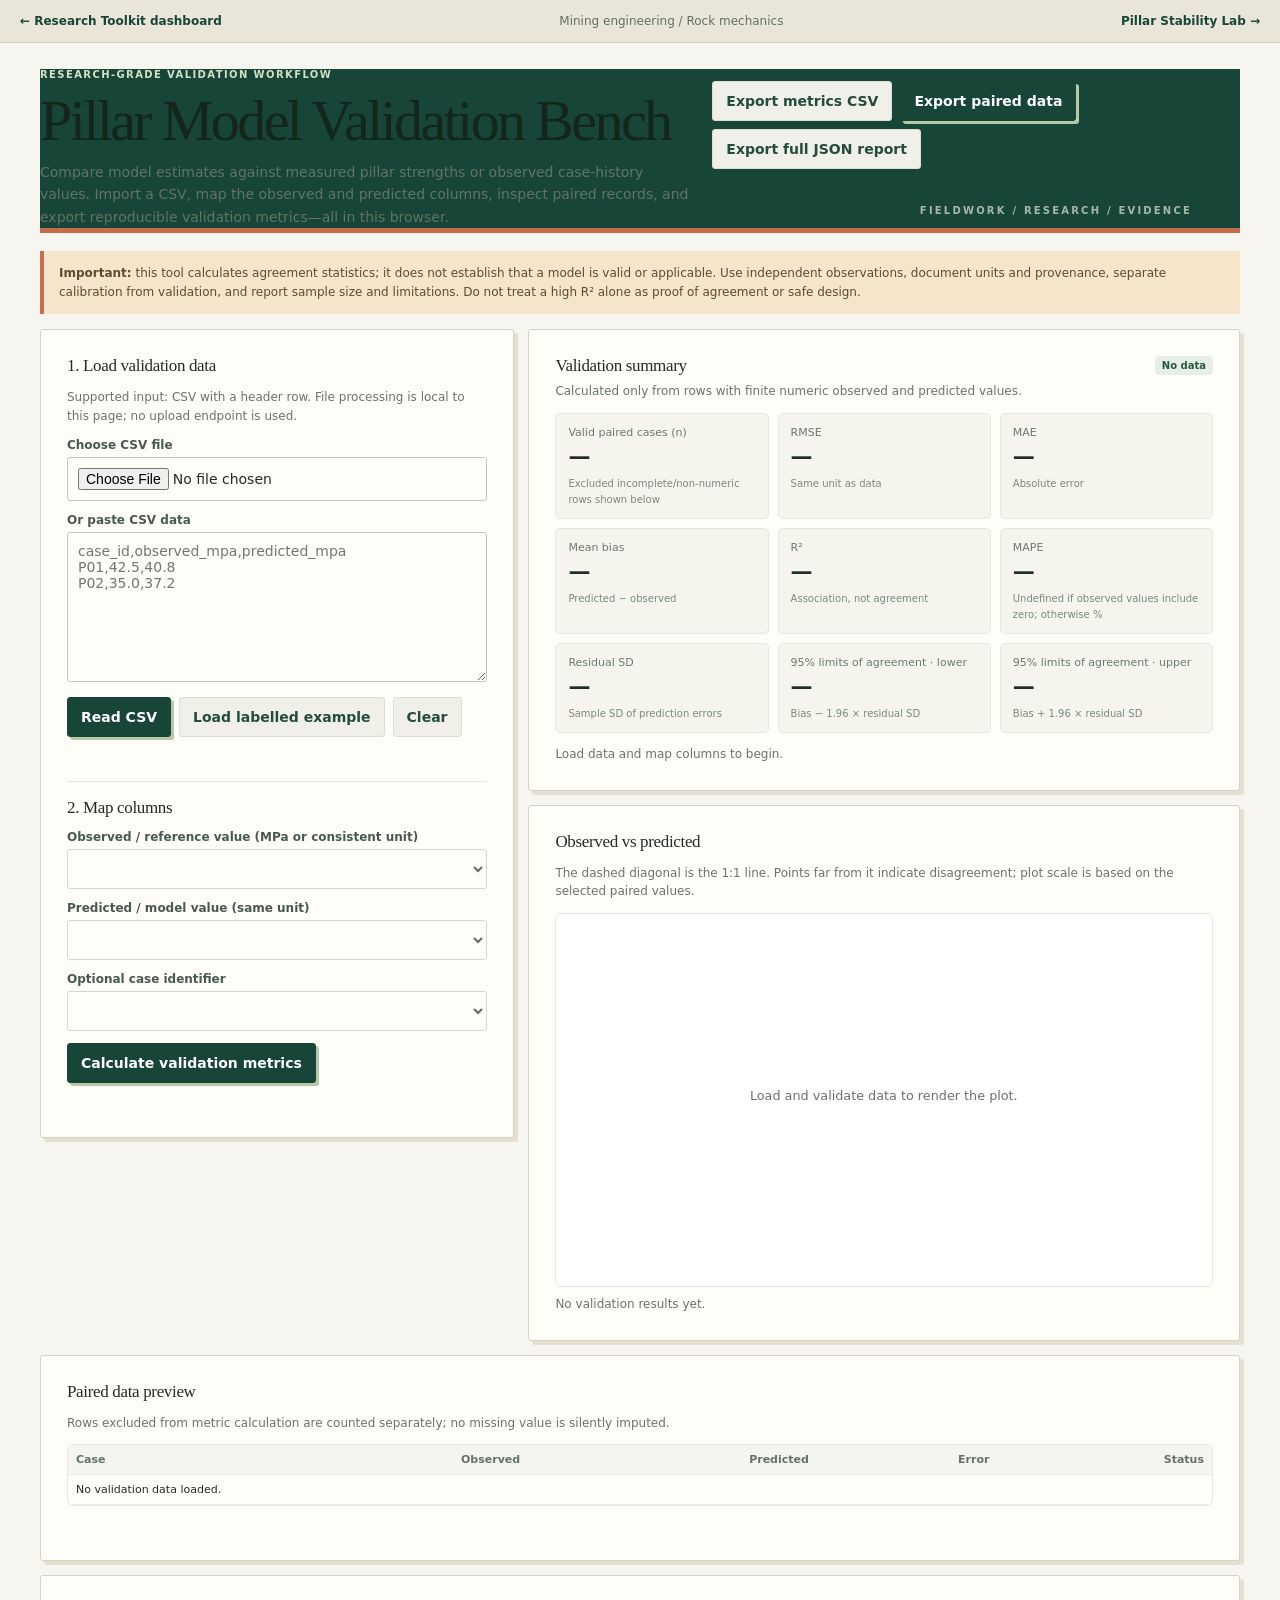
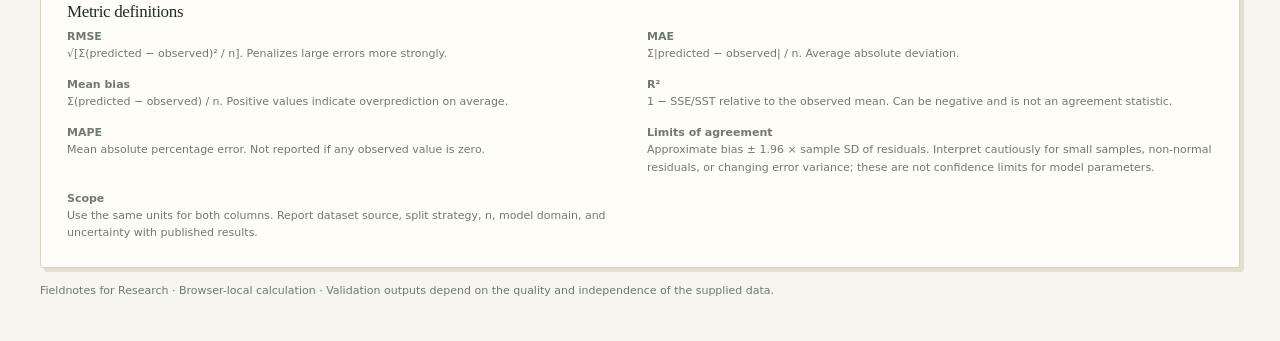
<file: pillar-validation.html>
<!doctype html>
<html lang="en">
<head>
<meta charset="utf-8"><meta name="viewport" content="width=device-width,initial-scale=1">
<meta name="description" content="Browser-local validation of pillar strength predictions against observed case-history or laboratory data.">
<title>Pillar Model Validation | Fieldnotes Research Toolkit</title>
<link rel="stylesheet" href="design.css"><link rel="stylesheet" href="responsive-mobile.css">
<style>
:root{--green:#174638;--paper:#f7f5ef;--line:#e5e1d7;--muted:#647365;--terracotta:#c96d4b}
body{margin:0;background:var(--paper);color:#19271f;font:14px Inter,system-ui,-apple-system,"Segoe UI",sans-serif}
.top{background:#f0ede4;border-bottom:1px solid var(--line);padding:14px max(16px,calc((100vw - 1240px)/2));display:flex;justify-content:space-between;gap:12px;align-items:center;font-size:12px;color:#617165}
.top a,.back{color:var(--green);font-weight:750;text-decoration:none}
.wrap{max-width:1240px;margin:0 auto;padding:26px 20px 42px}
.hero{display:flex;justify-content:space-between;align-items:flex-start;gap:18px;margin-bottom:18px}
.eyebrow{font-size:10px;letter-spacing:.14em;text-transform:uppercase;color:#4d765f;font-weight:850}
h1{font:500 clamp(28px,4vw,42px)/1.12 Georgia,serif;letter-spacing:-.04em;margin:7px 0;color:#14251b}
h2{font-size:17px;margin:0 0 6px}h3{font-size:13px;margin:0 0 8px}
.lead{max-width:790px;color:#637365;line-height:1.6;margin:0}
.notice{background:#f8eadb;border-left:4px solid var(--terracotta);padding:13px 15px;line-height:1.55;color:#684b36;font-size:12px;margin:15px 0}
.grid{display:grid;grid-template-columns:minmax(280px,.8fr) minmax(0,1.2fr);gap:14px;align-items:start}
.panel{background:#fffefa;border:1px solid var(--line);border-radius:8px;padding:17px;margin-bottom:14px;min-width:0}
.muted{color:var(--muted);font-size:12px;line-height:1.55}
.field{margin:12px 0}.field label{display:block;font-size:12px;font-weight:750;color:#465b4c;margin-bottom:5px}
input,select,textarea{width:100%;box-sizing:border-box;border:1px solid #d9dcd2;border-radius:5px;padding:10px;background:#fff;color:#1b2d21;font:inherit}
textarea{min-height:150px;resize:vertical}
button{border:1px solid var(--green);border-radius:5px;padding:10px 13px;background:var(--green);color:white;font-weight:750;cursor:pointer}
button.secondary{background:#fffefa;color:#243b30;border-color:#d8d9d0}
.actions{display:flex;gap:8px;flex-wrap:wrap;margin-top:12px}
.status{font-size:12px;line-height:1.5;min-height:18px;margin-top:10px;color:#49624f}
.metrics{display:grid;grid-template-columns:repeat(3,minmax(0,1fr));gap:9px;margin:12px 0}
.metric{border:1px solid #e8e7dc;background:#f5f5ed;border-radius:5px;padding:12px;min-width:0}
.metric span{display:block;font-size:11px;color:#6c796e}.metric strong{display:block;font-size:22px;margin:5px 0;overflow-wrap:anywhere}.metric small{font-size:10px;color:#7b887d}
.chart-wrap{border:1px solid #e3e7df;border-radius:6px;overflow:hidden;background:#fff;padding:8px}.chart-wrap svg{display:block;width:100%;height:auto;min-height:240px}
.tablewrap{overflow:auto;border:1px solid #e6e8df;border-radius:6px;max-height:330px}table{border-collapse:collapse;width:100%;font-size:11px}th,td{text-align:right;padding:8px;border-bottom:1px solid #ecebe3;white-space:nowrap}th{background:#f4f5ef;color:#647366;position:sticky;top:0}th:first-child,td:first-child{text-align:left}
.tag{display:inline-block;padding:4px 7px;background:#e5efe5;color:#27583d;border-radius:4px;font-size:10px;font-weight:800}
.foot{font-size:11px;color:#6e7a70;line-height:1.55}
@media(max-width:800px){.grid{grid-template-columns:1fr}.metrics{grid-template-columns:repeat(2,minmax(0,1fr))}.hero{display:block}.hero .actions{margin-top:12px}}
@media(max-width:480px){.metrics{grid-template-columns:1fr 1fr}.wrap{padding:16px 10px 30px}.panel{padding:12px}.top{padding:12px;flex-wrap:wrap}}
</style>
</head>
<body>
<header class="top"><a href="workspace.html">← Research Toolkit dashboard</a><span>Mining engineering / Rock mechanics</span><a href="pillar-simulator.html">Pillar Stability Lab →</a></header>
<main class="wrap">
<section class="hero"><div><div class="eyebrow">Research-grade validation workflow</div><h1>Pillar Model Validation Bench</h1><p class="lead">Compare model estimates against measured pillar strengths or observed case-history values. Import a CSV, map the observed and predicted columns, inspect paired records, and export reproducible validation metrics—all in this browser.</p></div><div class="actions"><button id="downloadMetrics" class="secondary" disabled>Export metrics CSV</button><button id="downloadPairs" disabled>Export paired data</button><button id="downloadJson" class="secondary" disabled>Export full JSON report</button></div></section>
<div class="notice"><strong>Important:</strong> this tool calculates agreement statistics; it does not establish that a model is valid or applicable. Use independent observations, document units and provenance, separate calibration from validation, and report sample size and limitations. Do not treat a high R² alone as proof of agreement or safe design.</div>
<div class="grid">
<section class="panel"><h2>1. Load validation data</h2><p class="muted">Supported input: CSV with a header row. File processing is local to this page; no upload endpoint is used.</p>
<div class="field"><label for="csvFile">Choose CSV file</label><input id="csvFile" type="file" accept=".csv,text/csv"></div>
<div class="field"><label for="csvText">Or paste CSV data</label><textarea id="csvText" spellcheck="false" placeholder="case_id,observed_mpa,predicted_mpa&#10;P01,42.5,40.8&#10;P02,35.0,37.2"></textarea></div>
<div class="actions"><button id="loadData">Read CSV</button><button id="example" class="secondary">Load labelled example</button><button id="clear" class="secondary">Clear</button></div>
<div id="loadStatus" class="status" role="status" aria-live="polite"></div>
<hr style="border:0;border-top:1px solid #e5e5dc;margin:16px 0">
<h2>2. Map columns</h2>
<div class="field"><label for="observed">Observed / reference value (MPa or consistent unit)</label><select id="observed" disabled></select></div>
<div class="field"><label for="predicted">Predicted / model value (same unit)</label><select id="predicted" disabled></select></div>
<div class="field"><label for="caseId">Optional case identifier</label><select id="caseId" disabled></select></div>
<div class="actions"><button id="validate" disabled>Calculate validation metrics</button></div>
<div id="mapStatus" class="status" role="status" aria-live="polite"></div>
</section>
<div>
<section class="panel"><div style="display:flex;justify-content:space-between;gap:10px;align-items:flex-start;flex-wrap:wrap"><div><h2>Validation summary</h2><div class="muted">Calculated only from rows with finite numeric observed and predicted values.</div></div><span class="tag" id="validationState">No data</span></div>
<div class="metrics">
<div class="metric"><span>Valid paired cases (n)</span><strong id="n">—</strong><small>Excluded incomplete/non-numeric rows shown below</small></div>
<div class="metric"><span>RMSE</span><strong id="rmse">—</strong><small>Same unit as data</small></div>
<div class="metric"><span>MAE</span><strong id="mae">—</strong><small>Absolute error</small></div>
<div class="metric"><span>Mean bias</span><strong id="bias">—</strong><small>Predicted − observed</small></div>
<div class="metric"><span>R²</span><strong id="r2">—</strong><small>Association, not agreement</small></div>
<div class="metric"><span>MAPE</span><strong id="mape">—</strong><small>Undefined if observed values include zero; otherwise %</small></div><div class="metric"><span>Residual SD</span><strong id="residSd">—</strong><small>Sample SD of prediction errors</small></div><div class="metric"><span>95% limits of agreement · lower</span><strong id="loaLow">—</strong><small>Bias − 1.96 × residual SD</small></div><div class="metric"><span>95% limits of agreement · upper</span><strong id="loaHigh">—</strong><small>Bias + 1.96 × residual SD</small></div>
</div><div class="muted" id="exclusionInfo">Load data and map columns to begin.</div>
</section>
<section class="panel"><h2>Observed vs predicted</h2><p class="muted">The dashed diagonal is the 1:1 line. Points far from it indicate disagreement; plot scale is based on the selected paired values.</p><div class="chart-wrap"><svg id="plot" viewBox="0 0 700 390" role="img" aria-label="Observed versus predicted validation scatter plot"><text x="350" y="195" text-anchor="middle" fill="#667568" font-size="14">Load and validate data to render the plot.</text></svg></div><div id="plotCaption" class="muted" style="margin-top:8px">No validation results yet.</div></section>
</div>
</div>
<section class="panel"><h2>Paired data preview</h2><p class="muted">Rows excluded from metric calculation are counted separately; no missing value is silently imputed.</p><div class="tablewrap"><table><thead id="previewHead"><tr><th>Case</th><th>Observed</th><th>Predicted</th><th>Error</th><th>Status</th></tr></thead><tbody id="previewBody"><tr><td colspan="5" style="text-align:left">No validation data loaded.</td></tr></tbody></table></div><div id="previewStatus" class="status"></div></section>
<section class="panel"><h2>Metric definitions</h2><div class="grid" style="grid-template-columns:repeat(2,minmax(0,1fr))"><div class="foot"><strong>RMSE</strong><br>√[Σ(predicted − observed)² / n]. Penalizes large errors more strongly.</div><div class="foot"><strong>MAE</strong><br>Σ|predicted − observed| / n. Average absolute deviation.</div><div class="foot"><strong>Mean bias</strong><br>Σ(predicted − observed) / n. Positive values indicate overprediction on average.</div><div class="foot"><strong>R²</strong><br>1 − SSE/SST relative to the observed mean. Can be negative and is not an agreement statistic.</div><div class="foot"><strong>MAPE</strong><br>Mean absolute percentage error. Not reported if any observed value is zero.</div><div class="foot"><strong>Limits of agreement</strong><br>Approximate bias ± 1.96 × sample SD of residuals. Interpret cautiously for small samples, non-normal residuals, or changing error variance; these are not confidence limits for model parameters.</div><div class="foot"><strong>Scope</strong><br>Use the same units for both columns. Report dataset source, split strategy, n, model domain, and uncertainty with published results.</div></div></section>
<footer class="foot">Fieldnotes for Research · Browser-local calculation · Validation outputs depend on the quality and independence of the supplied data.</footer>
</main>
<script>
(function(){
'use strict';
const $=id=>document.getElementById(id);
let headers=[],records=[],last=null,allPairs=[];
const example='case_id,observed_mpa,predicted_mpa\nP01,42.5,40.8\nP02,35.0,37.2\nP03,51.2,48.9\nP04,28.4,31.0\nP05,63.1,60.2\nP06,47.8,49.4\nP07,39.6,37.9\nP08,55.3,57.0';
function parseCSV(s){const out=[];let row=[],cell='',quoted=false;for(let i=0;i<s.length;i++){const ch=s[i];if(quoted){if(ch==='"'&&s[i+1]==='"'){cell+='"';i++}else if(ch==='"')quoted=false;else cell+=ch}else if(ch==='"')quoted=true;else if(ch===','){row.push(cell);cell=''}else if(ch==='\n'){row.push(cell.replace(/\r$/,''));if(row.some(v=>v.trim()!==''))out.push(row);row=[];cell=''}else cell+=ch}if(quoted)throw new Error('CSV has an unclosed quoted field.');if(cell!==''||row.length){row.push(cell.replace(/\r$/,''));if(row.some(v=>v.trim()!==''))out.push(row)}if(out.length<2)throw new Error('Provide a header row and at least one data row.');const h=out.shift().map((v,i)=>v.trim()||('column_'+(i+1)));if(new Set(h).size!==h.length)throw new Error('Column headers must be unique. Rename duplicate columns and retry.');return {headers:h,rows:out.map(r=>Object.fromEntries(h.map((k,i)=>[k,(r[i]??'').trim()]))) }}
function fillSelect(id,items,selected,placeholder){const s=$(id);s.innerHTML='';if(placeholder){const o=document.createElement('option');o.value='';o.textContent=placeholder;s.append(o)}items.forEach(v=>{const o=document.createElement('option');o.value=v;o.textContent=v;s.append(o)});if(selected&&items.includes(selected))s.value=selected;s.disabled=!items.length}
function loadText(s,source){try{const p=parseCSV(s);headers=p.headers;records=p.rows;['observed','predicted','caseId'].forEach(id=>$(id).disabled=false);const low=headers.map(h=>h.toLowerCase());const find=(rx)=>headers[low.findIndex(h=>rx.test(h))];fillSelect('observed',headers,find(/observed|actual|measured|reference|ground.?truth/),'Select column');fillSelect('predicted',headers,find(/predicted|estimate|model|calculated|forecast/),'Select column');fillSelect('caseId',headers,find(/case|id|pillar|sample/),'Row number');$('validate').disabled=false;$('loadStatus').textContent='Loaded '+records.length+' data rows and '+headers.length+' columns from '+source+'.';$('mapStatus').textContent='Confirm the two value columns use the same units, then calculate.';$('validationState').textContent='Ready';$('n').textContent='—';$('rmse').textContent='—';$('mae').textContent='—';$('bias').textContent='—';$('r2').textContent='—';$('mape').textContent='—';$('exclusionInfo').textContent='Select observed and predicted columns to calculate.';$('previewBody').innerHTML='<tr><td colspan="5" style="text-align:left">Ready to validate '+records.length+' rows.</td></tr>';$('plot').innerHTML='<text x="350" y="195" text-anchor="middle" fill="#667568" font-size="14">Select columns and calculate.</text>';last=null;$('downloadMetrics').disabled=true;$('downloadPairs').disabled=true}catch(e){$('loadStatus').textContent=e.message}}
function fmt(v){return Number.isFinite(v)?(Math.abs(v)<.0001&&v!==0?v.toExponential(2):v.toFixed(4).replace(/0+$/,'').replace(/\.$/,'')):'—'}
function esc(s){return String(s??'').replace(/[&<>"']/g,c=>({'&':'&amp;','<':'&lt;','>':'&gt;','"':'&quot;',"'":'&#39;'}[c]))}
function validate(){const oh=$('observed').value,ph=$('predicted').value,id=$('caseId').value;if(!oh||!ph){$('mapStatus').textContent='Select both observed and predicted columns.';return}if(oh===ph){$('mapStatus').textContent='Observed and predicted columns must be different.';return}const pairs=records.map((r,i)=>({case:id?r[id]:(i+1),observedRaw:r[oh],predictedRaw:r[ph],observed:Number(r[oh]),predicted:Number(r[ph]),row:i+2}));const valid=pairs.filter(p=>String(p.observedRaw??'').trim()!==''&&String(p.predictedRaw??'').trim()!==''&&Number.isFinite(p.observed)&&Number.isFinite(p.predicted));const excluded=pairs.length-valid.length;if(valid.length<2){$('mapStatus').textContent='At least two complete numeric pairs are required. Valid pairs found: '+valid.length;return}const n=valid.length,errors=valid.map(p=>p.predicted-p.observed),sse=errors.reduce((a,e)=>a+e*e,0),mae=errors.reduce((a,e)=>a+Math.abs(e),0)/n,bias=errors.reduce((a,e)=>a+e,0)/n,rmse=Math.sqrt(sse/n),mean=valid.reduce((a,p)=>a+p.observed,0)/n,sst=valid.reduce((a,p)=>a+(p.observed-mean)**2,0),r2=sst===0?NaN:1-sse/sst,mape=valid.some(p=>p.observed===0)?NaN:valid.reduce((a,p)=>a+Math.abs((p.predicted-p.observed)/p.observed),0)/n*100,residSd=n>1?Math.sqrt(errors.reduce((a,e)=>a+(e-bias)**2,0)/(n-1)):NaN,loaLow=bias-1.96*residSd,loaHigh=bias+1.96*residSd;allPairs=pairs;last={observedHeader:oh,predictedHeader:ph,idHeader:id,valid,allPairs:pairs,excluded,metrics:{n,rmse,mae,bias,r2,mape,residSd,loaLow,loaHigh}};$('n').textContent=n;$('rmse').textContent=fmt(rmse);$('mae').textContent=fmt(mae);$('bias').textContent=fmt(bias);$('r2').textContent=fmt(r2);$('mape').textContent=Number.isFinite(mape)?fmt(mape)+'%':'Not defined';$('residSd').textContent=fmt(residSd);$('loaLow').textContent=fmt(loaLow);$('loaHigh').textContent=fmt(loaHigh);$('validationState').textContent='Calculated';$('exclusionInfo').textContent=excluded+' row(s) excluded because one or both selected values were missing or non-numeric. R² is '+(Number.isFinite(r2)?fmt(r2):'undefined (observed values have no variance)')+'. Metrics describe this supplied dataset only.';$('mapStatus').textContent='Calculated from '+n+' complete pairs.';renderPreview(pairs,oh,ph);renderPlot(valid);$('plotCaption').textContent='n = '+n+'; RMSE = '+fmt(rmse)+'; MAE = '+fmt(mae)+'. Dashed line indicates perfect agreement, not a fitted model.';$('downloadMetrics').disabled=false;$('downloadPairs').disabled=false;$('downloadJson').disabled=false}
function renderPreview(pairs,oh,ph){$('previewHead').innerHTML='<tr><th>Case</th><th>'+esc(oh)+'</th><th>'+esc(ph)+'</th><th>Error</th><th>Status</th></tr>';const view=pairs.slice(0,200);$('previewBody').innerHTML=view.map(p=>{const ok=String(p.observedRaw??'').trim()!==''&&String(p.predictedRaw??'').trim()!==''&&Number.isFinite(p.observed)&&Number.isFinite(p.predicted);return '<tr><td>'+esc(p.case)+'</td><td>'+(String(p.observedRaw??'').trim()!==''&&Number.isFinite(p.observed)?fmt(p.observed):'—')+'</td><td>'+(String(p.predictedRaw??'').trim()!==''&&Number.isFinite(p.predicted)?fmt(p.predicted):'—')+'</td><td>'+(ok?fmt(p.predicted-p.observed):'—')+'</td><td>'+(ok?'Included':'Excluded: missing/non-numeric')+'</td></tr>'}).join('');$('previewStatus').textContent='Showing '+view.length+' of '+pairs.length+' rows.'}
function renderPlot(data){const W=700,H=390,L=70,R=22,T=20,B=60,all=data.flatMap(p=>[p.observed,p.predicted]),lo=Math.min(...all),hi=Math.max(...all),pad=(hi-lo||Math.abs(hi)||1)*.08,min=lo-pad,max=hi+pad,px=x=>L+(x-min)/(max-min)*(W-L-R),py=y=>H-B-(y-min)/(max-min)*(H-T-B);let s='';for(let i=0;i<=5;i++){const v=min+(max-min)*i/5,x=px(v),y=py(v);s+='<line x1="'+L+'" y1="'+y+'" x2="'+(W-R)+'" y2="'+y+'" stroke="#e7e9e1"/><line x1="'+x+'" y1="'+T+'" x2="'+x+'" y2="'+(H-B)+'" stroke="#eef0e9"/><text x="'+x+'" y="'+(H-B+20)+'" font-size="10" text-anchor="middle" fill="#657568">'+fmt(v)+'</text><text x="'+(L-10)+'" y="'+(y+3)+'" font-size="10" text-anchor="end" fill="#657568">'+fmt(v)+'</text>'}s+='<line x1="'+px(min)+'" y1="'+py(min)+'" x2="'+px(max)+'" y2="'+py(max)+'" stroke="#c96d4b" stroke-width="2" stroke-dasharray="6 5"/>';data.forEach(p=>{s+='<circle cx="'+px(p.observed)+'" cy="'+py(p.predicted)+'" r="4" fill="#276b50" fill-opacity=".78"><title>'+esc(p.case)+': observed '+fmt(p.observed)+', predicted '+fmt(p.predicted)+'</title></circle>'});s+='<text x="'+((L+W-R)/2)+'" y="'+(H-12)+'" text-anchor="middle" font-size="12" fill="#425747">Observed value</text><text x="18" y="'+((T+H-B)/2)+'" transform="rotate(-90 18 '+((T+H-B)/2)+')" text-anchor="middle" font-size="12" fill="#425747">Predicted value</text>';$('plot').innerHTML=s}
function dl(name,text,type){const a=document.createElement('a'),u=URL.createObjectURL(new Blob([text],{type}));a.href=u;a.download=name;document.body.append(a);a.click();a.remove();setTimeout(()=>URL.revokeObjectURL(u),1000)}
function csvCell(v){const s=String(v??'');return /[",\r\n]/.test(s)?'"'+s.replace(/"/g,'""')+'"':s}
$('loadData').onclick=()=>loadText($('csvText').value,'pasted CSV');$('example').onclick=()=>{$('csvText').value=example;loadText(example,'labelled example dataset');$('loadStatus').textContent+=' Example values are illustrative only, not real validation evidence.'};$('clear').onclick=()=>{headers=[];records=[];last=null;$('csvText').value='';$('csvFile').value='';['observed','predicted','caseId'].forEach(id=>{fillSelect(id,[]);$(id).disabled=true});$('validate').disabled=true;$('downloadMetrics').disabled=true;$('downloadPairs').disabled=true;$('downloadJson').disabled=true;$('loadStatus').textContent='Cleared. No data are retained by this page.';$('validationState').textContent='No data';$('previewBody').innerHTML='<tr><td colspan="5" style="text-align:left">No validation data loaded.</td></tr>';['n','rmse','mae','bias','r2','mape','residSd','loaLow','loaHigh'].forEach(id=>$(id).textContent='—');$('plot').innerHTML='<text x="350" y="195" text-anchor="middle" fill="#667568" font-size="14">Load and validate data to render the plot.</text>'};$('csvFile').addEventListener('change',async e=>{const f=e.target.files?.[0];if(!f)return;try{$('csvText').value=await f.text();loadText($('csvText').value,f.name)}catch(err){$('loadStatus').textContent='Could not read file: '+err.message}});$('validate').onclick=validate;$('downloadMetrics').onclick=()=>{if(!last)return;const m=last.metrics;dl('pillar-validation-metrics.csv',[['metric','value','definition'],['n',m.n,'Complete numeric pairs'],['RMSE',m.rmse,'Root mean square error'],['MAE',m.mae,'Mean absolute error'],['Mean bias',m.bias,'Predicted minus observed'],['R2',m.r2,'Association; not agreement'],['MAPE_percent',m.mape,'Undefined if any observed value is zero'],['Residual_SD',m.residSd,'Sample standard deviation of residuals'],['Limits_of_agreement_lower',m.loaLow,'Bias minus 1.96 times residual SD'],['Limits_of_agreement_upper',m.loaHigh,'Bias plus 1.96 times residual SD']].map(r=>r.map(csvCell).join(',')).join('\r\n'),'text/csv;charset=utf-8')};$('downloadPairs').onclick=()=>{if(!last)return;const rows=[['case','observed_column','predicted_column','observed','predicted','error']];last.valid.forEach(p=>rows.push([p.case,last.observedHeader,last.predictedHeader,p.observed,p.predicted,p.predicted-p.observed]));dl('pillar-validation-paired-data.csv',rows.map(r=>r.map(csvCell).join(',')).join('\r\n'),'text/csv;charset=utf-8')};
$('downloadJson').onclick=()=>{if(!last)return;dl('pillar-validation-full-report.json',JSON.stringify({application:'Pillar Model Validation Bench',generatedAt:new Date().toISOString(),columns:{caseId:last.idHeader||null,observed:last.observedHeader,predicted:last.predictedHeader},metrics:last.metrics,excludedRows:last.excluded,pairedRecords:last.allPairs.map(p=>({case:p.case,row:p.row,observedRaw:p.observedRaw,predictedRaw:p.predictedRaw,observed:Number.isFinite(p.observed)&&String(p.observedRaw??'').trim()!==''?p.observed:null,predicted:Number.isFinite(p.predicted)&&String(p.predictedRaw??'').trim()!==''?p.predicted:null,error:String(p.observedRaw??'').trim()!==''&&String(p.predictedRaw??'').trim()!==''&&Number.isFinite(p.observed)&&Number.isFinite(p.predicted)?p.predicted-p.observed:null,included:String(p.observedRaw??'').trim()!==''&&String(p.predictedRaw??'').trim()!==''&&Number.isFinite(p.observed)&&Number.isFinite(p.predicted)})),interpretation:{loa:'Approximate bias ± 1.96 × sample SD of residuals; not parameter confidence intervals.',r2:'Association statistic; not evidence of agreement or model validity.',caveat:'Results apply only to the supplied data and selected columns.'}},null,2),'application/json')};
})();
</script>
</body></html>
</file>
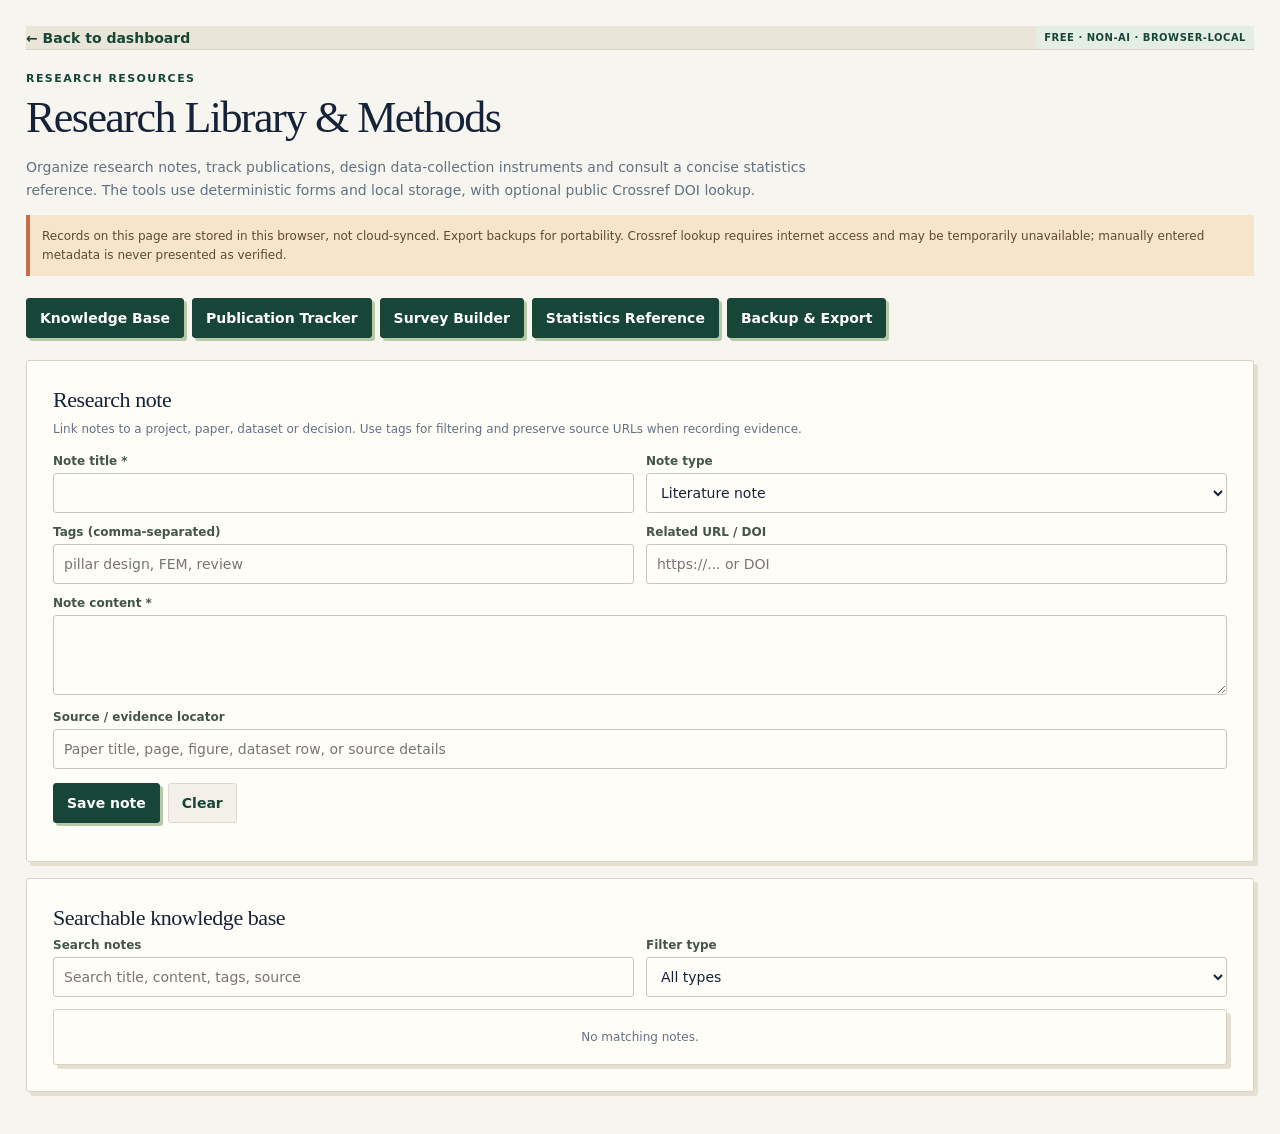
<file: research-library.html>
<!doctype html>
<html lang="en"><head><meta charset="utf-8"><meta name="viewport" content="width=device-width,initial-scale=1"><meta name="description" content="Free non-AI research knowledge base, publication tracker, survey instrument builder and statistics reference."><title>Research Library & Methods | Fieldnotes</title><link rel="stylesheet" href="design.css">
<style>
:root{--g:#174638;--paper:#f7f5ef;--ink:#152238;--muted:#627183;--line:#e5e2da;--orange:#c56c4c}*{box-sizing:border-box}body{margin:0;background:var(--paper);color:var(--ink);font:14px Inter,"Segoe UI",Arial,sans-serif}.shell{max-width:1300px;margin:auto;padding:26px}.top{display:flex;justify-content:space-between;gap:12px;align-items:center;margin-bottom:22px}.back{color:var(--g);text-decoration:none;font-weight:750}.tag{background:#e4eee5;color:var(--g);font-size:10px;font-weight:850;letter-spacing:.05em;padding:6px 8px;border-radius:4px}.eyebrow{font-size:11px;letter-spacing:.13em;text-transform:uppercase;color:var(--g);font-weight:850}h1{font:500 clamp(30px,4vw,44px)/1.1 Georgia,serif;letter-spacing:-.035em;margin:7px 0 9px}.lead{color:var(--muted);line-height:1.6;max-width:850px}.notice{padding:12px;border-left:4px solid var(--orange);background:#fff5eb;color:#704a35;font-size:12px;line-height:1.55}.tabs{display:flex;flex-wrap:wrap;gap:8px;margin:22px 0}.tabs button{background:#e7eee5;color:var(--g);border:1px solid #d7e2d4;border-radius:6px;padding:11px 13px;font-weight:750}.tabs button[aria-selected=true]{background:var(--g);color:#fff}.panel{background:#fffefa;border:1px solid var(--line);border-radius:9px;padding:20px;margin-bottom:16px}.panel h2{font:500 22px Georgia,serif;margin:0 0 7px}.help{font-size:12px;line-height:1.55;color:var(--muted);margin:0 0 15px}.fields{display:grid;grid-template-columns:repeat(2,minmax(0,1fr));gap:12px}.field label{display:block;font-size:12px;font-weight:750;color:#425548;margin-bottom:5px}.field input,.field select,.field textarea{width:100%;border:1px solid #d8ddd4;border-radius:5px;background:#fff;padding:10px;font:inherit;color:var(--ink)}.field textarea{min-height:80px;resize:vertical}.wide{grid-column:1/-1}.actions{display:flex;gap:8px;flex-wrap:wrap;margin-top:14px}.actions button{background:var(--g);color:#fff;border:1px solid var(--g);border-radius:5px;padding:10px 13px;font-weight:750}.actions .secondary{background:#f2f0e8!important;color:var(--g)!important;border-color:#ddd9d0!important}.actions .danger{background:#fff0ed!important;color:#8c3024!important;border-color:#e5c6bf!important}.status{font-size:12px;line-height:1.5;white-space:pre-wrap;color:var(--muted);margin-top:12px}.list{display:grid;gap:9px;margin-top:12px}.record{border:1px solid var(--line);border-radius:7px;padding:13px;display:flex;justify-content:space-between;gap:14px;align-items:flex-start}.record h3{font-size:14px;margin:0 0 5px}.record p{font-size:12px;color:var(--muted);line-height:1.5;margin:3px 0;overflow-wrap:anywhere}.record .actions{margin:0;flex-shrink:0}.empty{border:1px dashed #d8ddd4;border-radius:7px;padding:20px;text-align:center;color:var(--muted);font-size:12px}.hidden{display:none!important}.stats-grid{display:grid;grid-template-columns:repeat(2,minmax(0,1fr));gap:10px}.stat{border:1px solid var(--line);border-radius:7px;padding:13px}.stat h3{font-size:14px;margin:0 0 7px}.stat p,.stat li{font-size:12px;color:var(--muted);line-height:1.55}.stat code{white-space:normal;overflow-wrap:anywhere;background:#f1f3ec;padding:2px 4px;border-radius:3px;color:#244a37}.item-row{display:grid;grid-template-columns:1.2fr 1fr 1fr auto;gap:8px;align-items:center;margin:8px 0}.item-row input,.item-row select{min-width:0;width:100%;padding:9px;border:1px solid #d8ddd4;border-radius:5px;font:inherit}.survey-preview{border:1px solid var(--line);background:#fff;border-radius:7px;padding:15px;margin-top:12px}.survey-preview label{display:block;font-weight:700;margin:10px 0 5px}.survey-preview input,.survey-preview textarea,.survey-preview select{width:100%;padding:9px;border:1px solid #ddd;border-radius:5px}.metric-row{display:flex;gap:10px;flex-wrap:wrap}.metric{padding:10px 13px;border:1px solid #dce7d7;border-radius:6px;background:#eef4eb}.metric strong{display:block;font-size:20px;color:var(--g)}.metric span{font-size:11px;color:var(--muted)}@media(max-width:700px){.shell{padding:16px 12px}.top{align-items:flex-start;flex-direction:column}.fields,.stats-grid{grid-template-columns:1fr}.wide{grid-column:auto}.panel{padding:15px}.record{flex-direction:column}.record .actions{width:100%}.record .actions button{flex:1}.item-row{grid-template-columns:1fr 1fr}.item-row input:first-child{grid-column:1/-1}}
</style><link rel="stylesheet" href="responsive-mobile.css">
</head>
<body><main class="shell">
<div class="top"><a class="back" href="workspace.html">← Back to dashboard</a><span class="tag">FREE · NON-AI · BROWSER-LOCAL</span></div>
<div class="eyebrow">Research resources</div><h1>Research Library & Methods</h1>
<p class="lead">Organize research notes, track publications, design data-collection instruments and consult a concise statistics reference. The tools use deterministic forms and local storage, with optional public Crossref DOI lookup.</p>
<div class="notice">Records on this page are stored in this browser, not cloud-synced. Export backups for portability. Crossref lookup requires internet access and may be temporarily unavailable; manually entered metadata is never presented as verified.</div>
<nav class="tabs" aria-label="Research resources"><button data-tab="notes" aria-selected="true">Knowledge Base</button><button data-tab="outputs" aria-selected="false">Publication Tracker</button><button data-tab="survey" aria-selected="false">Survey Builder</button><button data-tab="stats" aria-selected="false">Statistics Reference</button><button data-tab="backup" aria-selected="false">Backup & Export</button></nav>
<section id="tab-notes"><div class="panel"><h2>Research note</h2><p class="help">Link notes to a project, paper, dataset or decision. Use tags for filtering and preserve source URLs when recording evidence.</p>
<form id="noteForm"><div class="fields"><div class="field"><label for="nTitle">Note title *</label><input id="nTitle" required maxlength="240"></div><div class="field"><label for="nType">Note type</label><select id="nType"><option>Literature note</option><option>Research idea</option><option>Method decision</option><option>Meeting note</option><option>Data note</option><option>Limitation / risk</option><option>Other</option></select></div><div class="field"><label for="nTags">Tags (comma-separated)</label><input id="nTags" placeholder="pillar design, FEM, review"></div><div class="field"><label for="nLink">Related URL / DOI</label><input id="nLink" placeholder="https://... or DOI"></div><div class="field wide"><label for="nBody">Note content *</label><textarea id="nBody" required></textarea></div><div class="field wide"><label for="nSource">Source / evidence locator</label><input id="nSource" placeholder="Paper title, page, figure, dataset row, or source details"></div></div><div class="actions"><button type="submit">Save note</button><button type="button" class="secondary" id="nReset">Clear</button></div><div class="status" id="nStatus" role="status"></div></form></div>
<div class="panel"><h2>Searchable knowledge base</h2><div class="fields"><div class="field"><label for="nSearch">Search notes</label><input id="nSearch" placeholder="Search title, content, tags, source"></div><div class="field"><label for="nFilter">Filter type</label><select id="nFilter"><option value="">All types</option><option>Literature note</option><option>Research idea</option><option>Method decision</option><option>Meeting note</option><option>Data note</option><option>Limitation / risk</option><option>Other</option></select></div></div><div id="noteList" class="list"></div></div></section>
<section id="tab-outputs" class="hidden"><div class="panel"><h2>Publication record</h2><p class="help">Track publications and submissions. DOI lookup queries Crossref metadata when online; verify the returned record against the publisher page before relying on it.</p><form id="outputForm"><div class="fields"><div class="field"><label for="oTitle">Publication title *</label><input id="oTitle" required maxlength="300"></div><div class="field"><label for="oDoi">DOI</label><input id="oDoi" placeholder="10.xxxx/xxxxx"></div><div class="field"><label for="oAuthors">Authors</label><input id="oAuthors"></div><div class="field"><label for="oYear">Year</label><input id="oYear" type="number" min="1800" max="2200"></div><div class="field"><label for="oVenue">Journal / conference / publisher</label><input id="oVenue"></div><div class="field"><label for="oStatus">Status</label><select id="oStatus"><option>Published</option><option>Accepted</option><option>Under review</option><option>Revision requested</option><option>Submitted</option><option>In preparation</option><option>Rejected</option><option>Withdrawn</option></select></div><div class="field"><label for="oUrl">Publisher / repository URL</label><input id="oUrl" type="url" placeholder="https://..."></div><div class="field"><label for="oVerify">Metadata status</label><select id="oVerify"><option>Manually entered — not verified</option><option>Crossref metadata retrieved — verify publisher record</option><option>Publisher page manually checked</option></select></div><div class="field wide"><label for="oNotes">Notes / submission ID / next action</label><textarea id="oNotes"></textarea></div></div><div class="actions"><button type="submit">Save publication</button><button type="button" class="secondary" id="lookupDoi">Look up DOI via Crossref</button><button type="button" class="secondary" id="oReset">Clear form</button></div><div class="status" id="oStatusMsg" role="status"></div></form></div><div class="panel"><h2>Publication and submission tracker</h2><div id="outputSummary" class="metric-row"></div><div id="outputList" class="list"></div></div></section>
<section id="tab-survey" class="hidden"><div class="panel"><h2>Survey / instrument builder</h2><p class="help">Create a versioned question schema and export a blank CSV template. This builds an instrument definition, not a hosted survey or a participant-response database.</p><div class="fields"><div class="field"><label for="sTitle">Instrument title *</label><input id="sTitle" placeholder="Questionnaire title"></div><div class="field"><label for="sVersion">Version</label><input id="sVersion" value="1.0"></div><div class="field wide"><label for="sPurpose">Purpose / target population</label><textarea id="sPurpose"></textarea></div></div><h3 style="font-size:14px">Questions</h3><div class="item-row"><input id="qText" placeholder="Question text"><select id="qType"><option value="text">Short text</option><option value="long">Long text</option><option value="single">Single choice</option><option value="multiple">Multiple choice</option><option value="number">Numeric</option><option value="date">Date</option><option value="likert">Likert 1–5</option><option value="yesno">Yes / No</option></select><input id="qOptions" placeholder="Options separated by |"><button id="addQuestion" type="button" class="secondary">Add</button></div><div id="questionList" class="list"></div><div class="actions"><button id="saveSurvey" type="button">Save instrument</button><button id="previewSurvey" type="button" class="secondary">Preview</button><button id="exportSurvey" type="button" class="secondary">Export blank CSV template</button><button id="resetSurvey" type="button" class="secondary">New instrument</button></div><div id="surveyPreview" class="survey-preview hidden"></div><div id="sStatus" class="status" role="status"></div></div><div class="panel"><h2>Saved instruments</h2><div id="surveyList" class="list"></div></div></section>
<section id="tab-stats" class="hidden"><div class="panel"><h2>Statistical methods reference</h2><p class="help">Use this as a quick reference, not an automatic method selector. Choose a method based on the design, measurement scale, assumptions and intended inference; consult authoritative texts and your supervisor for high-stakes decisions.</p><div class="fields"><div class="field"><label for="statSearch">Search method / assumption</label><input id="statSearch" placeholder="e.g., regression, normality, correlation"></div><div class="field"><label for="statCategory">Category</label><select id="statCategory"><option value="">All categories</option><option>Descriptive</option><option>Comparison</option><option>Association</option><option>Regression</option><option>Reliability</option><option>Review methods</option></select></div></div><div id="statsList" class="stats-grid"></div></div></section>
<section id="tab-backup" class="hidden"><div class="panel"><h2>Backup and portability</h2><p class="help">Export all knowledge notes, publication records and instrument schemas. Import validates the schema and asks for confirmation before replacing records.</p><div class="metric-row"><div class="metric"><strong id="notesCount">0</strong><span>Notes</span></div><div class="metric"><strong id="outputsCount">0</strong><span>Publications</span></div><div class="metric"><strong id="surveysCount">0</strong><span>Instruments</span></div></div><div class="actions"><button id="exportAll">Export JSON backup</button><button class="secondary" id="exportNotes">Notes CSV</button><button class="secondary" id="exportOutputs">Publications CSV</button><button class="secondary" id="exportSurveys">Instruments JSON</button><button class="secondary" id="importAllBtn">Import JSON backup</button><input id="importAllFile" type="file" accept=".json,application/json" class="hidden"></div><div id="backupMsg" class="status" role="status"></div></div></section>
</main>
<script>
(function(){'use strict';
const KEY='fieldnotes-research-library-v1',$=id=>document.getElementById(id);
const empty=()=>({schema:'fieldnotes-research-library/v1',notes:[],outputs:[],surveys:[],activeSurveyId:null});
let state=empty(),draftQuestions=[],editingNote=null,editingOutput=null;
const esc=s=>String(s??'').replace(/[&<>"']/g,c=>({'&':'&amp;','<':'&lt;','>':'&gt;','"':'&quot;',"'":'&#39;'}[c]));
const uid=()=> 'rl-'+Date.now().toString(36)+'-'+Math.random().toString(36).slice(2,8);
function msg(id,s){$(id).textContent=s}
function save(){try{localStorage.setItem(KEY,JSON.stringify(state));renderAll();return true}catch(e){msg('backupMsg','Save failed; existing records were not overwritten. '+e.message);return false}}
function load(){try{const x=JSON.parse(localStorage.getItem(KEY)||'null');if(x&&x.schema===empty().schema&&Array.isArray(x.notes)&&Array.isArray(x.outputs)&&Array.isArray(x.surveys))state={...empty(),...x}}catch(e){msg('backupMsg','Saved data could not be read; existing browser data was not overwritten. '+e.message)}}
function download(name,text,type){const b=new Blob([text],{type}),u=URL.createObjectURL(b),a=document.createElement('a');a.href=u;a.download=name;document.body.appendChild(a);a.click();a.remove();setTimeout(()=>URL.revokeObjectURL(u),1000)}
function toCsv(rows){if(!rows.length)return '';const keys=[...new Set(rows.flatMap(r=>Object.keys(r)))];const q=v=>'\"'+String(v??'').replace(/\"/g,'\"\"')+'\"';const lines=rows.map(r=>keys.map(k=>{const v=r[k];const value=Array.isArray(v)?v.join('; '):typeof v==='object'&&v!==null?JSON.stringify(v):v;return q(value)}).join(','));return [keys.map(q).join(','),...lines].join('\\r\\n')}
function renderNotes(){const q=$('nSearch').value.trim().toLowerCase(),f=$('nFilter').value,rows=state.notes.filter(r=>(!f||r.type===f)&&(!q||Object.values(r).some(v=>String(v??'').toLowerCase().includes(q)))),el=$('noteList');if(!rows.length){el.innerHTML='<div class="empty">No matching notes.</div>';return}el.innerHTML=rows.map(r=>'<article class="record"><div><h3>'+esc(r.title)+'</h3><p>'+esc(r.type)+' · '+esc((r.updatedAt||'').slice(0,10))+' · '+esc((r.tags||[]).join(', '))+'</p><p>'+esc(r.body)+'</p><p>Source: '+esc(r.source||'Not recorded')+'</p><p>'+(r.link?'<a href="'+esc(r.link)+'" target="_blank" rel="noopener">'+esc(r.link)+'</a>':'No linked URL')+'</p></div><div class="actions"><button class="secondary" data-edit-note="'+esc(r.id)+'">Edit</button><button class="danger" data-delete-note="'+esc(r.id)+'">Delete</button></div></article>').join('')}
$('noteForm').addEventListener('submit',e=>{e.preventDefault();const d={title:$('nTitle').value.trim(),type:$('nType').value,tags:$('nTags').value.split(',').map(x=>x.trim()).filter(Boolean),link:$('nLink').value.trim(),body:$('nBody').value.trim(),source:$('nSource').value.trim()};if(!d.title||!d.body)return;if(editingNote){const r=state.notes.find(x=>x.id===editingNote);if(r)Object.assign(r,d,{updatedAt:new Date().toISOString()})}else state.notes.unshift({...d,id:uid(),createdAt:new Date().toISOString(),updatedAt:new Date().toISOString()});editingNote=null;$('noteForm').reset();if(save())msg('nStatus','Note saved locally. Export a backup for portability.')});
$('nReset').addEventListener('click',()=>{editingNote=null;$('noteForm').reset();msg('nStatus','')});$('nSearch').addEventListener('input',renderNotes);$('nFilter').addEventListener('change',renderNotes);
function renderOutputs(){const el=$('outputList');if(!state.outputs.length)el.innerHTML='<div class="empty">No publication records yet.</div>';else el.innerHTML=state.outputs.map(r=>'<article class="record"><div><h3>'+esc(r.title)+'</h3><p>'+esc(r.authors||'Authors not recorded')+' · '+esc(r.year||'Year n/a')+' · '+esc(r.venue||'Venue not recorded')+'</p><p><span class="tag">'+esc(r.status)+'</span> <span class="tag">'+esc(r.verification)+'</span></p><p>DOI: '+esc(r.doi||'Not recorded')+'</p><p>Notes: '+esc(r.notes||'None')+'</p>'+(r.url?'<p><a href="'+esc(r.url)+'" target="_blank" rel="noopener">Open publisher / repository ↗</a></p>':'')+'</div><div class="actions"><button class="secondary" data-edit-output="'+esc(r.id)+'">Edit</button><button class="danger" data-delete-output="'+esc(r.id)+'">Delete</button></div></article>').join('');const groups={};state.outputs.forEach(r=>groups[r.status]=(groups[r.status]||0)+1);$('outputSummary').innerHTML=Object.entries(groups).map(([k,v])=>'<div class="metric"><strong>'+v+'</strong><span>'+esc(k)+'</span></div>').join('')||'<span class="help">Status totals appear here when records are added.</span>'}
function outputData(){return {title:$('oTitle').value.trim(),doi:$('oDoi').value.trim().replace(/^https?:\/\/doi.org\//i,''),authors:$('oAuthors').value.trim(),year:$('oYear').value,venue:$('oVenue').value.trim(),status:$('oStatus').value,url:$('oUrl').value.trim(),verification:$('oVerify').value,notes:$('oNotes').value.trim()}}
$('outputForm').addEventListener('submit',e=>{e.preventDefault();const d=outputData();if(!d.title)return;if(d.url){try{const u=new URL(d.url);if(!['https:','http:'].includes(u.protocol))throw Error();}catch(_){msg('oStatusMsg','Publisher URL must be a valid HTTP(S) URL.');return}}if(editingOutput){const r=state.outputs.find(x=>x.id===editingOutput);if(r)Object.assign(r,d,{updatedAt:new Date().toISOString()})}else state.outputs.unshift({...d,id:uid(),createdAt:new Date().toISOString(),updatedAt:new Date().toISOString()});editingOutput=null;$('outputForm').reset();if(save())msg('oStatusMsg','Publication record saved. Metadata status remains as selected; no independent verification was implied.')});
$('oReset').addEventListener('click',()=>{editingOutput=null;$('outputForm').reset();msg('oStatusMsg','')});
$('lookupDoi').addEventListener('click',async()=>{const doi=$('oDoi').value.trim().replace(/^https?:\/\/doi.org\//i,'');if(!/^10\.\d{4,9}\//.test(doi)){msg('oStatusMsg','Enter a DOI beginning with 10. and a registrant suffix.');return}msg('oStatusMsg','Looking up Crossref metadata…');try{const res=await fetch('https://api.crossref.org/works/'+encodeURIComponent(doi),{headers:{Accept:'application/json'}});if(!res.ok)throw Error('Crossref HTTP '+res.status);const d=(await res.json()).message;if(d.title?.[0])$('oTitle').value=d.title[0];if(d.author)$('oAuthors').value=d.author.map(a=>[a.given,a.family].filter(Boolean).join(' ')).join('; ');if(d.published?.['date-parts']?.[0]?.[0])$('oYear').value=d.published['date-parts'][0][0];if(d['container-title']?.[0])$('oVenue').value=d['container-title'][0];$('oUrl').value=d.URL||('https://doi.org/'+doi);$('oVerify').value='Crossref metadata retrieved — verify publisher record';msg('oStatusMsg','Crossref returned metadata. Review it against the publisher page before treating the record as verified.')}catch(err){msg('oStatusMsg','Lookup failed: '+err.message+'. You can enter metadata manually; it will not be labelled verified.') }});
const statMethods=[
{cat:'Descriptive',title:'Mean and standard deviation',formula:'Mean = Σx / n; SD describes spread around the mean.',use:'Approximately symmetric continuous measurements when mean/SD are interpretable.',assume:'Check outliers and distribution; report n and units. For skewed data, consider median and IQR.'},
{cat:'Descriptive',title:'Median and interquartile range',formula:'Median = 50th percentile; IQR = Q3 − Q1.',use:'Skewed distributions or ordinal data; robust summary of centre and spread.',assume:'State quartile convention when precision matters; report missing observations.'},
{cat:'Descriptive',title:'Confidence interval',formula:'Estimate ± critical value × standard error (method-specific).',use:'Communicate estimation uncertainty alongside the point estimate.',assume:'Use a formula appropriate to the design and distribution; do not interpret as the probability a fixed parameter lies in a computed interval.'},
{cat:'Comparison',title:'Independent-samples t test',formula:'Compare two independent group means.',use:'Continuous outcome, independent observations and a question about mean difference.',assume:'Assess independence, outliers and distribution; use Welch’s version when equal variances should not be assumed.'},
{cat:'Comparison',title:'Paired t test',formula:'One-sample t test on within-pair differences.',use:'Repeated measurements or matched pairs with a continuous outcome.',assume:'Pairs must be meaningful and independent of other pairs; inspect the difference distribution.'},
{cat:'Comparison',title:'Mann–Whitney U test',formula:'Rank-based comparison of two independent groups.',use:'Ordinal or continuous outcomes where a rank-based test is appropriate.',assume:'It is not automatically a test of medians; interpretation depends on distribution shapes.'},
{cat:'Comparison',title:'One-way ANOVA',formula:'F = between-group mean square / within-group mean square.',use:'Compare means across three or more independent groups.',assume:'Independent errors, suitable residual distribution and variance structure; plan post-hoc comparisons and multiplicity handling.'},
{cat:'Association',title:'Pearson correlation',formula:'r measures linear association, from −1 to +1.',use:'Quantify linear association between two numeric variables.',assume:'Inspect scatterplot, outliers and possible nonlinearity; correlation is not causation.'},
{cat:'Association',title:'Spearman rank correlation',formula:'Correlation between ranks.',use:'Monotonic association with ordinal variables or unsuitable linear/normal assumptions.',assume:'Inspect the relationship; ties and dependence affect inference.'},
{cat:'Regression',title:'Linear regression',formula:'y = β₀ + β₁x₁ + … + ε.',use:'Estimate conditional mean relationships for a continuous outcome.',assume:'Check linearity, residual structure, independence, heteroscedasticity, influential points and multicollinearity.'},
{cat:'Regression',title:'Logistic regression',formula:'logit(p) = log[p/(1−p)] = Xβ.',use:'Model a binary outcome and estimate odds ratios.',assume:'Check event counts, separation, calibration, functional form and dependence; distinguish odds ratios from risk ratios.'},
{cat:'Regression',title:'Nonlinear regression',formula:'y = f(x, θ) + ε.',use:'Fit a prespecified nonlinear response model with interpretable parameters.',assume:'Use defensible starting values, residual diagnostics, parameter uncertainty and out-of-sample checks where appropriate.'},
{cat:'Reliability',title:'Cronbach’s alpha',formula:'Internal-consistency coefficient based on item covariances.',use:'One descriptive indicator for a multi-item scale when its assumptions are appropriate.',assume:'Alpha does not prove unidimensionality or validity; inspect item structure and consider alternatives.'},
{cat:'Review methods',title:'PRISMA flow accounting',formula:'Records identified − duplicates − screened exclusions = records entering the next stage, with each stage reconciled.',use:'Transparent reporting of study selection in systematic reviews.',assume:'Use actual record-level decisions and consistent counting units; do not backfill unknown counts.'},
{cat:'Review methods',title:'Cohen’s kappa',formula:'κ = (observed agreement − chance-expected agreement) / (1 − chance-expected agreement).',use:'Summarize inter-rater agreement for categorical decisions.',assume:'Sensitive to prevalence and marginal distributions; report raw agreement and confusion table as context.'}
];
function renderStats(){const q=$('statSearch').value.toLowerCase().trim(),c=$('statCategory').value,rows=statMethods.filter(r=>(!c||r.cat===c)&&(!q||Object.values(r).some(v=>v.toLowerCase().includes(q))));$('statsList').innerHTML=rows.map(r=>'<article class="stat"><span class="tag">'+esc(r.cat)+'</span><h3>'+esc(r.title)+'</h3><p><strong>Formula / concept:</strong> '+esc(r.formula)+'</p><p><strong>Use:</strong> '+esc(r.use)+'</p><p><strong>Assumptions / cautions:</strong> '+esc(r.assume)+'</p></article>').join('')||'<div class="empty">No methods match your search.</div>'}
$('statSearch').addEventListener('input',renderStats);$('statCategory').addEventListener('change',renderStats);
function renderSurveys(){const el=$('surveyList');if(!state.surveys.length){el.innerHTML='<div class="empty">No instruments saved yet.</div>';return}el.innerHTML=state.surveys.map(r=>'<article class="record"><div><h3>'+esc(r.title)+'</h3><p>Version '+esc(r.version)+' · '+r.questions.length+' question(s) · '+esc((r.updatedAt||'').slice(0,10))+'</p><p>'+esc(r.purpose||'No purpose recorded')+'</p></div><div class="actions"><button class="secondary" data-load-survey="'+esc(r.id)+'">Load</button><button class="danger" data-delete-survey="'+esc(r.id)+'">Delete</button></div></article>').join('')}
function renderQuestions(){$('questionList').innerHTML=draftQuestions.map((q,i)=>'<article class="record"><div><h3>'+(i+1)+'. '+esc(q.text)+'</h3><p>'+esc(q.type)+' · '+esc(q.options.join(' | ')||'No options')+'</p></div><div class="actions"><button class="secondary" data-move-q="'+i+'" data-dir="-1">↑</button><button class="secondary" data-move-q="'+i+'" data-dir="1">↓</button><button class="danger" data-remove-q="'+i+'">Remove</button></div></article>').join('')||'<div class="empty">Add your first question above.</div>'}
$('addQuestion').addEventListener('click',()=>{const text=$('qText').value.trim();if(!text){msg('sStatus','Enter question text first.');return}draftQuestions.push({id:uid(),text,type:$('qType').value,options:$('qOptions').value.split('|').map(x=>x.trim()).filter(Boolean),required:false});$('qText').value='';$('qOptions').value='';renderQuestions();msg('sStatus','Question added to the unsaved instrument.')});
$('saveSurvey').addEventListener('click',()=>{const title=$('sTitle').value.trim();if(!title||!draftQuestions.length){msg('sStatus','Instrument title and at least one question are required.');return}const rec={id:$('surveyPreview').dataset.editId||uid(),title,version:$('sVersion').value.trim()||'1.0',purpose:$('sPurpose').value.trim(),questions:draftQuestions.map(q=>({...q})),updatedAt:new Date().toISOString()};const idx=state.surveys.findIndex(x=>x.id===rec.id);if(idx>=0)state.surveys[idx]=rec;else state.surveys.unshift({...rec,createdAt:new Date().toISOString()});state.activeSurveyId=rec.id;if(save())msg('sStatus','Instrument saved. Export its schema and blank CSV template for use elsewhere.')});
$('previewSurvey').addEventListener('click',()=>{const box=$('surveyPreview');box.classList.remove('hidden');box.innerHTML='<h3>'+esc($('sTitle').value||'Untitled instrument')+'</h3><p>'+esc($('sPurpose').value)+'</p>'+draftQuestions.map((q,i)=>'<label>'+(i+1)+'. '+esc(q.text)+'</label>'+(['single','multiple'].includes(q.type)?'<select><option>Select…</option>'+q.options.map(x=>'<option>'+esc(x)+'</option>').join('')+'</select>':q.type==='long'?'<textarea></textarea>':'<input type="'+(q.type==='number'?'number':q.type==='date'?'date':'text')+'">')).join('')});
$('exportSurvey').addEventListener('click',()=>{if(!$('sTitle').value.trim()||!draftQuestions.length){msg('sStatus','Add a title and questions before exporting a template.');return}const headers=draftQuestions.map((q,i)=>'Q'+(i+1)+'_'+q.text.replace(/[^a-z0-9]+/gi,'_').replace(/^_|_$/g,'').slice(0,70));download('survey_blank_template.csv',toCsv([Object.fromEntries(headers.map(h=>[h,'']))]),'text/csv;charset=utf-8');msg('sStatus','Blank response template exported. No participant responses were collected.')});
$('resetSurvey').addEventListener('click',()=>{if(!confirm('Start a new unsaved instrument?'))return;$('sTitle').value='';$('sVersion').value='1.0';$('sPurpose').value='';draftQuestions=[];$('surveyPreview').classList.add('hidden');delete $('surveyPreview').dataset.editId;renderQuestions();msg('sStatus','New instrument started.')});
function renderAll(){$('notesCount').textContent=state.notes.length;$('outputsCount').textContent=state.outputs.length;$('surveysCount').textContent=state.surveys.length;renderNotes();renderOutputs();renderSurveys();renderQuestions();renderStats()}
$('exportAll').addEventListener('click',()=>download('research_library_backup_'+new Date().toISOString().slice(0,10)+'.json',JSON.stringify({...state,exportedAt:new Date().toISOString()},null,2),'application/json'));
$('exportNotes').addEventListener('click',()=>download('research_notes.csv',toCsv(state.notes),'text/csv;charset=utf-8'));
$('exportOutputs').addEventListener('click',()=>download('publication_tracker.csv',toCsv(state.outputs),'text/csv;charset=utf-8'));
$('exportSurveys').addEventListener('click',()=>download('survey_instruments.json',JSON.stringify(state.surveys,null,2),'application/json'));
$('importAllBtn').addEventListener('click',()=>$('importAllFile').click());
$('importAllFile').addEventListener('change',async e=>{const f=e.target.files?.[0];if(!f)return;try{const x=JSON.parse(await f.text());if(x.schema!==empty().schema||!Array.isArray(x.notes)||!Array.isArray(x.outputs)||!Array.isArray(x.surveys))throw Error('Unrecognized backup schema.');if(!confirm('Replace current page records with '+x.notes.length+' note(s), '+x.outputs.length+' publication(s), and '+x.surveys.length+' instrument(s)?'))return;state={...empty(),...x};if(save())msg('backupMsg','Backup imported successfully.')}catch(err){msg('backupMsg','Import rejected; current records were not changed. '+err.message)}finally{e.target.value=''}});
document.querySelector('.tabs').addEventListener('click',e=>{const b=e.target.closest('[data-tab]');if(!b)return;document.querySelectorAll('[data-tab]').forEach(x=>x.setAttribute('aria-selected',String(x===b)));['notes','outputs','survey','stats','backup'].forEach(t=>$('tab-'+t).classList.toggle('hidden',t!==b.dataset.tab))});
document.addEventListener('click',e=>{const en=e.target.closest('[data-edit-note]');if(en){const r=state.notes.find(x=>x.id===en.dataset.editNote);if(r){editingNote=r.id;$('nTitle').value=r.title;$('nType').value=r.type;$('nTags').value=(r.tags||[]).join(', ');$('nLink').value=r.link||'';$('nBody').value=r.body;$('nSource').value=r.source||'';msg('nStatus','Editing saved note. Save to update it.')}return}const dn=e.target.closest('[data-delete-note]');if(dn){if(confirm('Delete this note?')){state.notes=state.notes.filter(x=>x.id!==dn.dataset.deleteNote);save()}return}const eo=e.target.closest('[data-edit-output]');if(eo){const r=state.outputs.find(x=>x.id===eo.dataset.editOutput);if(r){editingOutput=r.id;Object.entries({oTitle:r.title,oDoi:r.doi,oAuthors:r.authors,oYear:r.year,oVenue:r.venue,oStatus:r.status,oUrl:r.url,oVerify:r.verification,oNotes:r.notes}).forEach(([k,v])=>$(k).value=v||'');msg('oStatusMsg','Editing saved publication. Save to update it.')}return}const dout=e.target.closest('[data-delete-output]');if(dout){if(confirm('Delete this publication record?')){state.outputs=state.outputs.filter(x=>x.id!==dout.dataset.deleteOutput);save()}return}const ls=e.target.closest('[data-load-survey]');if(ls){const r=state.surveys.find(x=>x.id===ls.dataset.loadSurvey);if(r){$('sTitle').value=r.title;$('sVersion').value=r.version;$('sPurpose').value=r.purpose;draftQuestions=r.questions.map(q=>({...q}));$('surveyPreview').dataset.editId=r.id;renderQuestions();msg('sStatus','Instrument loaded for editing. Save to update the same record.')}return}const ds=e.target.closest('[data-delete-survey]');if(ds){if(confirm('Delete this instrument schema?')){state.surveys=state.surveys.filter(x=>x.id!==ds.dataset.deleteSurvey);save()}return}const mv=e.target.closest('[data-move-q]');if(mv){const i=Number(mv.dataset.moveQ),j=i+Number(mv.dataset.dir);if(j>=0&&j<draftQuestions.length){[draftQuestions[i],draftQuestions[j]]=[draftQuestions[j],draftQuestions[i]];renderQuestions()}return}const rm=e.target.closest('[data-remove-q]');if(rm){draftQuestions.splice(Number(rm.dataset.removeQ),1);renderQuestions()}});
load();renderAll();
})();</script></body></html>
</file>
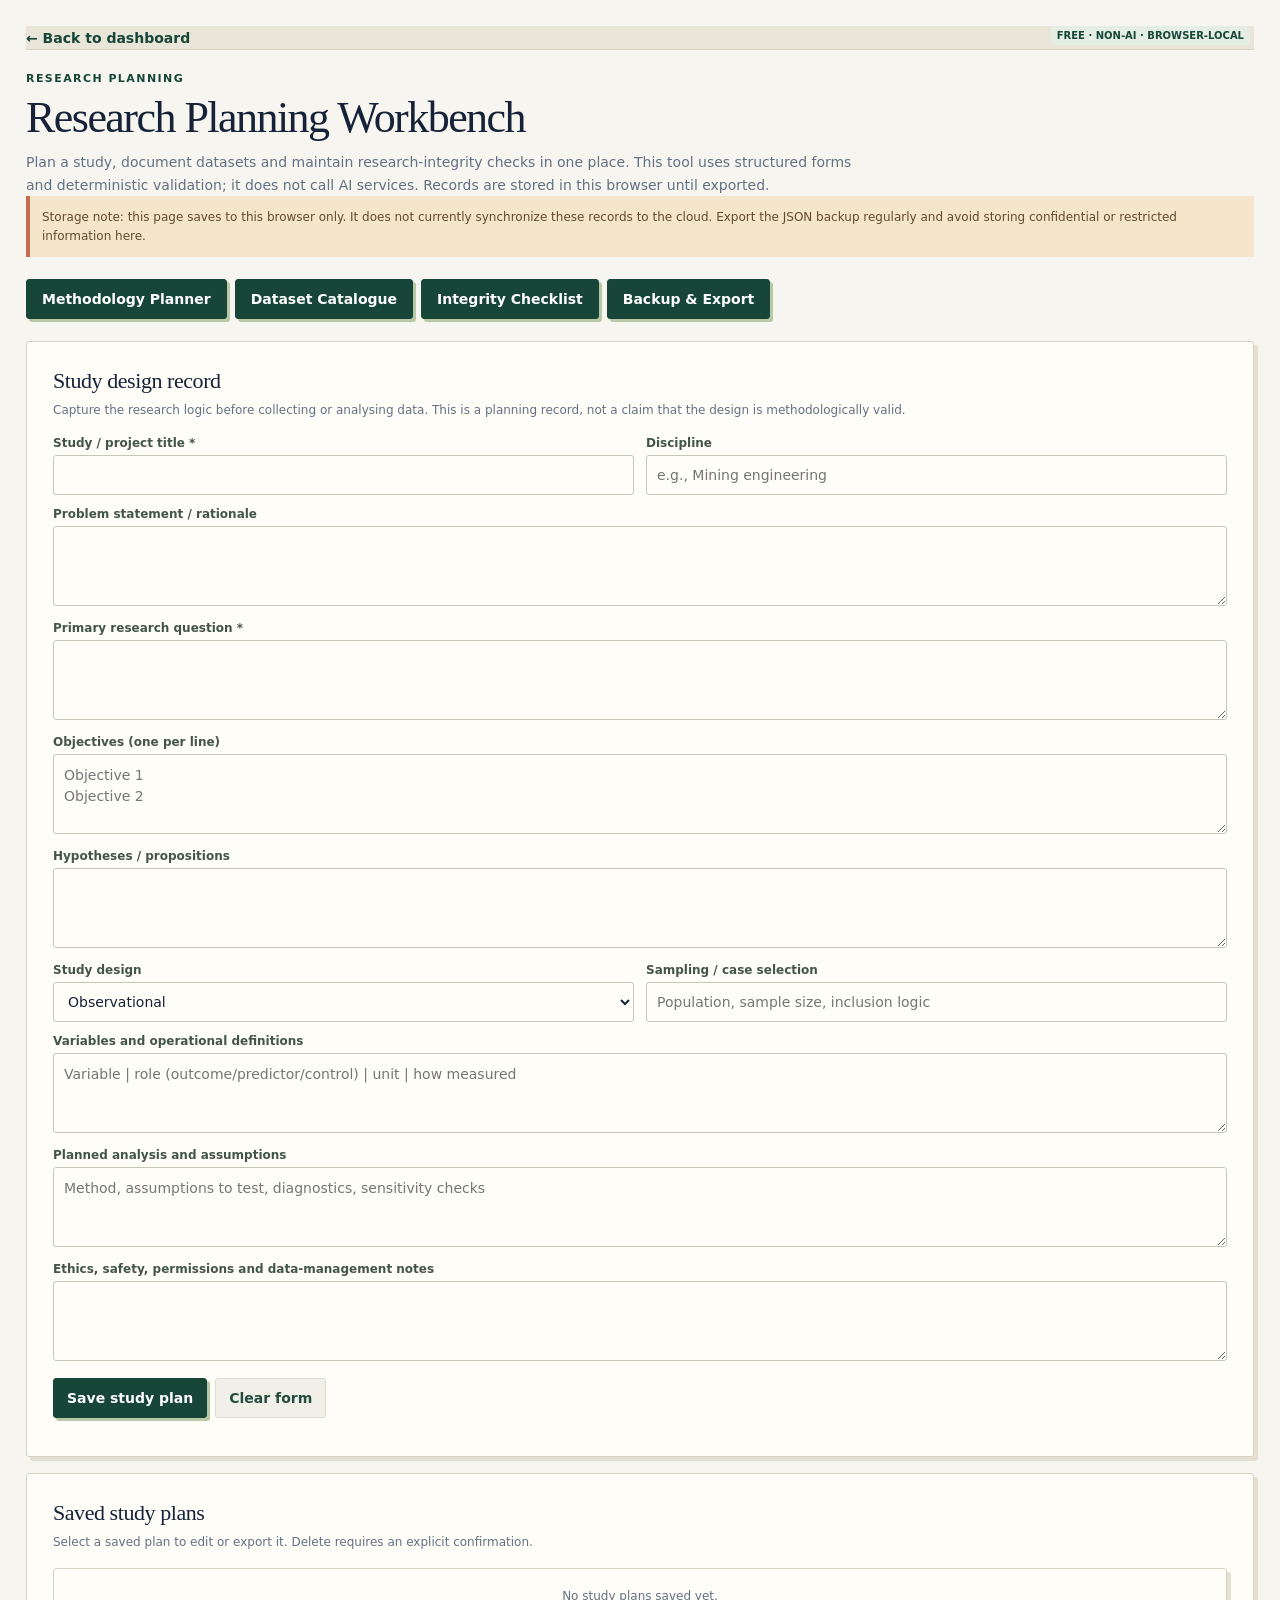
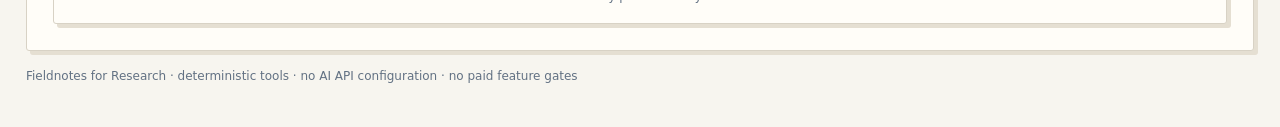
<file: research-planning.html>
<!doctype html>
<html lang="en">
<head>
<meta charset="utf-8"><meta name="viewport" content="width=device-width,initial-scale=1">
<meta name="description" content="Free non-AI research methodology planner, dataset catalogue and research integrity checklist.">
<title>Research Planning Workbench | Fieldnotes</title>
<link rel="stylesheet" href="design.css">
<style>
:root{--green:#174638;--green2:#245845;--paper:#f7f5ef;--ink:#152238;--muted:#627183;--line:#e5e2da;--orange:#c56c4c}
*{box-sizing:border-box}body{margin:0;background:var(--paper);color:var(--ink);font:14px Inter,"Segoe UI",Arial,sans-serif}.shell{max-width:1320px;margin:auto;padding:26px}.top{display:flex;justify-content:space-between;align-items:center;gap:14px;margin-bottom:22px}.back{color:var(--green);font-weight:700;text-decoration:none}.eyebrow{font-size:11px;letter-spacing:.13em;text-transform:uppercase;font-weight:800;color:var(--green)}h1{font:500 clamp(30px,4vw,44px)/1.1 Georgia,serif;letter-spacing:-.035em;margin:7px 0 9px}.lead{color:var(--muted);max-width:850px;line-height:1.6;margin:0}.tabs{display:flex;gap:8px;flex-wrap:wrap;margin:22px 0}.tabs button{background:#e7eee5;color:var(--green);border:1px solid #d7e2d4;border-radius:6px;padding:11px 15px;font-weight:750}.tabs button[aria-selected=true]{background:var(--green);color:white}.panel{background:#fffefa;border:1px solid var(--line);border-radius:9px;padding:20px;margin-bottom:16px}.panel h2{font:500 22px Georgia,serif;margin:0 0 7px}.help{font-size:12px;color:var(--muted);line-height:1.55;margin:0 0 16px}.fields{display:grid;grid-template-columns:repeat(2,minmax(0,1fr));gap:12px}.field label{display:block;font-size:12px;font-weight:750;color:#425548;margin-bottom:5px}.field input,.field select,.field textarea{width:100%;border:1px solid #d8ddd4;border-radius:5px;background:#fff;padding:10px;font:inherit;color:var(--ink)}.field textarea{min-height:80px;resize:vertical;line-height:1.5}.wide{grid-column:1/-1}.actions{display:flex;gap:8px;flex-wrap:wrap;margin-top:14px}button{cursor:pointer}.primary,.actions button{background:var(--green);color:#fff;border:1px solid var(--green);border-radius:5px;padding:10px 13px;font-weight:750}.secondary{background:#f2f0e8!important;color:var(--green)!important;border-color:#ddd9d0!important}.danger{background:#fff0ed!important;color:#8c3024!important;border-color:#e5c6bf!important}.status{white-space:pre-wrap;font-size:12px;line-height:1.5;color:var(--muted);margin-top:12px}.list{display:grid;gap:9px;margin-top:12px}.record{border:1px solid var(--line);border-radius:7px;padding:13px;display:flex;justify-content:space-between;gap:14px;align-items:flex-start}.record h3{font-size:14px;margin:0 0 5px}.record p{font-size:12px;color:var(--muted);line-height:1.5;margin:3px 0}.record .actions{margin:0;flex-shrink:0}.tag{display:inline-block;background:#e4eee5;color:var(--green);font-size:10px;font-weight:800;border-radius:4px;padding:4px 6px;margin:0 4px 4px 0}.checklist{display:grid;gap:10px}.checkrow{display:flex;gap:10px;align-items:flex-start;padding:10px;border-bottom:1px solid #eeece5}.checkrow input{margin-top:3px}.checkrow strong{display:block;font-size:13px}.checkrow small{display:block;color:var(--muted);line-height:1.5;margin-top:3px}.summary{display:flex;gap:10px;flex-wrap:wrap;margin:14px 0}.summary div{background:#eef4eb;border:1px solid #dce7d7;border-radius:6px;padding:10px 13px;min-width:120px}.summary strong{display:block;font-size:20px;color:var(--green)}.summary span{font-size:11px;color:var(--muted)}.notice{border-left:4px solid var(--orange);background:#fff5eb;color:#704a35;padding:12px;font-size:12px;line-height:1.55;margin-bottom:14px}.hidden{display:none!important}.empty{border:1px dashed #d8ddd4;border-radius:7px;padding:20px;text-align:center;color:var(--muted);font-size:12px}.tablewrap{overflow:auto}table{width:100%;border-collapse:collapse;font-size:12px}th,td{text-align:left;vertical-align:top;padding:9px;border-bottom:1px solid var(--line)}th{background:#f1f3ec;color:#405347}@media(max-width:700px){.shell{padding:16px 12px}.top{align-items:flex-start;flex-direction:column}.fields{grid-template-columns:1fr}.wide{grid-column:auto}.panel{padding:15px}.record{flex-direction:column}.record .actions{width:100%}.record .actions button{flex:1}.tabs{display:grid;grid-template-columns:1fr 1fr}.tabs button{padding:10px 6px}}
</style>
<link rel="stylesheet" href="responsive-mobile.css">
</head>
<body>
<main class="shell">
<div class="top"><a class="back" href="workspace.html">← Back to dashboard</a><span class="tag">FREE · NON-AI · BROWSER-LOCAL</span></div>
<div class="eyebrow">Research planning</div>
<h1>Research Planning Workbench</h1>
<p class="lead">Plan a study, document datasets and maintain research-integrity checks in one place. This tool uses structured forms and deterministic validation; it does not call AI services. Records are stored in this browser until exported.</p>
<div class="notice">Storage note: this page saves to this browser only. It does not currently synchronize these records to the cloud. Export the JSON backup regularly and avoid storing confidential or restricted information here.</div>
<nav class="tabs" aria-label="Research planning tools">
<button type="button" data-tab="method" aria-selected="true">Methodology Planner</button>
<button type="button" data-tab="datasets" aria-selected="false">Dataset Catalogue</button>
<button type="button" data-tab="integrity" aria-selected="false">Integrity Checklist</button>
<button type="button" data-tab="backup" aria-selected="false">Backup & Export</button>
</nav>
<section id="tab-method">
<div class="panel"><h2>Study design record</h2><p class="help">Capture the research logic before collecting or analysing data. This is a planning record, not a claim that the design is methodologically valid.</p>
<form id="methodForm"><div class="fields">
<div class="field"><label for="mTitle">Study / project title *</label><input id="mTitle" required maxlength="240"></div>
<div class="field"><label for="mDiscipline">Discipline</label><input id="mDiscipline" maxlength="120" placeholder="e.g., Mining engineering"></div>
<div class="field wide"><label for="mProblem">Problem statement / rationale</label><textarea id="mProblem"></textarea></div>
<div class="field wide"><label for="mQuestion">Primary research question *</label><textarea id="mQuestion" required></textarea></div>
<div class="field wide"><label for="mObjectives">Objectives (one per line)</label><textarea id="mObjectives" placeholder="Objective 1&#10;Objective 2"></textarea></div>
<div class="field wide"><label for="mHypotheses">Hypotheses / propositions</label><textarea id="mHypotheses"></textarea></div>
<div class="field"><label for="mDesign">Study design</label><select id="mDesign"><option>Observational</option><option>Experimental</option><option>Numerical modelling</option><option>Case study</option><option>Systematic review</option><option>Mixed methods</option><option>Survey</option><option>Time series</option><option>Other / not yet decided</option></select></div>
<div class="field"><label for="mSampling">Sampling / case selection</label><input id="mSampling" placeholder="Population, sample size, inclusion logic"></div>
<div class="field wide"><label for="mVariables">Variables and operational definitions</label><textarea id="mVariables" placeholder="Variable | role (outcome/predictor/control) | unit | how measured"></textarea></div>
<div class="field wide"><label for="mAnalysis">Planned analysis and assumptions</label><textarea id="mAnalysis" placeholder="Method, assumptions to test, diagnostics, sensitivity checks"></textarea></div>
<div class="field wide"><label for="mEthics">Ethics, safety, permissions and data-management notes</label><textarea id="mEthics"></textarea></div>
</div><div class="actions"><button type="submit">Save study plan</button><button type="button" class="secondary" id="mReset">Clear form</button></div><div id="mStatus" class="status" role="status"></div></form></div>
<div class="panel"><h2>Saved study plans</h2><div class="help">Select a saved plan to edit or export it. Delete requires an explicit confirmation.</div><div id="methodList" class="list"></div></div>
</section>
<section id="tab-datasets" class="hidden">
<div class="panel"><h2>Register a dataset</h2><p class="help">Record provenance and licence information before analysis. A catalogue entry describes a dataset; it does not copy or validate the dataset file itself.</p>
<form id="datasetForm"><div class="fields">
<div class="field"><label for="dTitle">Dataset title *</label><input id="dTitle" required maxlength="240"></div>
<div class="field"><label for="dType">Dataset type</label><select id="dType"><option>Experimental / laboratory</option><option>Field monitoring</option><option>Simulation / model output</option><option>Survey</option><option>Public repository</option><option>Administrative / operational</option><option>Other</option></select></div>
<div class="field wide"><label for="dDescription">Description</label><textarea id="dDescription"></textarea></div>
<div class="field wide"><label for="dUrl">Source URL / DOI</label><input id="dUrl" type="url" placeholder="https://..."></div>
<div class="field"><label for="dLicence">Licence / access conditions</label><input id="dLicence" placeholder="e.g., CC BY 4.0, restricted, unknown"></div>
<div class="field"><label for="dRetrieved">Retrieved / created date</label><input id="dRetrieved" type="date"></div>
<div class="field"><label for="dCoverage">Temporal / spatial coverage</label><input id="dCoverage" placeholder="Period, location, sampling interval"></div>
<div class="field"><label for="dVersion">Version / release</label><input id="dVersion" placeholder="Version, DOI version, or internal revision"></div>
<div class="field wide"><label for="dVariables">Variables and units (one per line)</label><textarea id="dVariables" placeholder="PPV | mm/s&#10;Distance | m"></textarea></div>
<div class="field wide"><label for="dNotes">Quality notes, limitations and processing history</label><textarea id="dNotes"></textarea></div>
</div><div class="actions"><button type="submit">Save dataset record</button><button type="button" class="secondary" id="dReset">Clear form</button></div><div id="dStatus" class="status" role="status"></div></form></div>
<div class="panel"><h2>Dataset catalogue</h2><div class="fields"><div class="field"><label for="dSearch">Search records</label><input id="dSearch" placeholder="Title, variable, source, licence"></div><div class="field"><label for="dFilter">Filter by type</label><select id="dFilter"><option value="">All types</option><option>Experimental / laboratory</option><option>Field monitoring</option><option>Simulation / model output</option><option>Survey</option><option>Public repository</option><option>Administrative / operational</option><option>Other</option></select></div></div><div id="datasetList" class="list"></div></div>
</section>
<section id="tab-integrity" class="hidden">
<div class="panel"><h2>Research integrity and reporting checklist</h2><p class="help">Checklist templates help track responsibilities; they do not certify compliance or replace institutional review.</p>
<div class="fields"><div class="field"><label for="iProject">Project / manuscript</label><input id="iProject" placeholder="Project title"></div><div class="field"><label for="iType">Checklist profile</label><select id="iType"><option value="general">General research</option><option value="quant">Quantitative / modelling</option><option value="review">Systematic review</option><option value="human">Human participants / survey</option></select></div></div>
<div class="summary"><div><strong id="iDone">0</strong><span>Completed items</span></div><div><strong id="iTotal">0</strong><span>Applicable items</span></div><div><strong id="iPct">0%</strong><span>Completion</span></div></div>
<div id="integrityList" class="checklist"></div><div class="actions"><button id="iSave">Save checklist</button><button class="secondary" id="iExport">Export checklist CSV</button><button class="secondary" id="iReset">Reset checklist</button></div><div id="iStatus" class="status" role="status"></div>
</div></section>
<section id="tab-backup" class="hidden">
<div class="panel"><h2>Backup and data portability</h2><p class="help">Export all records from this workbench to JSON or CSV. Import validates the expected schema and previews counts before replacing current records.</p>
<div class="summary"><div><strong id="countMethods">0</strong><span>Study plans</span></div><div><strong id="countDatasets">0</strong><span>Datasets</span></div><div><strong id="countChecks">0</strong><span>Checklist states</span></div></div>
<div class="actions"><button id="exportJson">Export full JSON backup</button><button id="exportMethods" class="secondary">Export study plans CSV</button><button id="exportDatasets" class="secondary">Export datasets CSV</button><button id="exportIntegrity" class="secondary">Export integrity CSV</button><button id="importBtn" class="secondary">Import JSON backup</button><input id="importFile" type="file" accept=".json,application/json" class="hidden"></div><div id="backupStatus" class="status" role="status"></div>
</div></section>
<footer class="help">Fieldnotes for Research · deterministic tools · no AI API configuration · no paid feature gates</footer>
</main>
<script>
(function(){
'use strict';
const KEY='fieldnotes-research-planning-v1';
const $=id=>document.getElementById(id);
const defaults=()=>({schema:'fieldnotes-research-planning/v1',methods:[],datasets:[],integrity:{project:'',profile:'general',checks:{}}});
let state=defaults(),editingMethod=null,editingDataset=null;
const esc=s=>String(s??'').replace(/[&<>"']/g,c=>({'&':'&amp;','<':'&lt;','>':'&gt;','"':'&quot;',"'":'&#39;'}[c]));
const uid=()=> 'rp-'+Date.now().toString(36)+'-'+Math.random().toString(36).slice(2,8);
function status(id,msg){$(id).textContent=msg}
function save(){try{localStorage.setItem(KEY,JSON.stringify(state));renderAll();return true}catch(e){status('backupStatus','Save failed; existing browser data was not overwritten. '+e.message);return false}}
function load(){try{const raw=localStorage.getItem(KEY);if(!raw)return;const x=JSON.parse(raw);if(x&&x.schema==='fieldnotes-research-planning/v1'&&Array.isArray(x.methods)&&Array.isArray(x.datasets)){state={...defaults(),...x,integrity:{...defaults().integrity,...(x.integrity||{})}};$('iType').value=state.integrity.profile||'general'}else status('backupStatus','Saved data has an unknown schema; it was not changed. Export or inspect the stored data before proceeding.')}catch(e){status('backupStatus','Saved data could not be read and was not overwritten: '+e.message)}}
function download(name,text,type){const blob=new Blob([text],{type});const url=URL.createObjectURL(blob);const a=document.createElement('a');a.href=url;a.download=name;document.body.appendChild(a);a.click();a.remove();setTimeout(()=>URL.revokeObjectURL(url),1000)}
function csv(rows){if(!rows.length)return '';const keys=[...new Set(rows.flatMap(r=>Object.keys(r)))];const q=v=>'\"'+String(v??'').replace(/\"/g,'\"\"')+'\"';const lines=rows.map(r=>keys.map(k=>{const v=r[k];const value=Array.isArray(v)?v.join('; '):typeof v==='object'&&v!==null?JSON.stringify(v):v;return q(value)}).join(','));return [keys.map(q).join(','),...lines].join('\\r\\n')}
function formValues(prefix,keys){const o={};keys.forEach(k=>o[k]=$(prefix+k).value.trim());return o}
function fillForm(prefix,keys,obj){keys.forEach(k=>$(prefix+k).value=obj[k]??'')}
const methodKeys=['Title','Discipline','Problem','Question','Objectives','Hypotheses','Design','Sampling','Variables','Analysis','Ethics'];
const methodMap={Title:'title',Discipline:'discipline',Problem:'problem',Question:'question',Objectives:'objectives',Hypotheses:'hypotheses',Design:'design',Sampling:'sampling',Variables:'variables',Analysis:'analysis',Ethics:'ethics'};
function methodFromForm(){const o={};for(const k of methodKeys)o[methodMap[k]]=$('m'+k).value.trim();return o}
function methodToForm(o){for(const k of methodKeys)$('m'+k).value=o[methodMap[k]]||''}
function resetMethod(){editingMethod=null;$('methodForm').reset();status('mStatus','')}
$('methodForm').addEventListener('submit',e=>{e.preventDefault();const data=methodFromForm();if(!data.title||!data.question){status('mStatus','Study title and primary research question are required.');return}if(editingMethod){const r=state.methods.find(x=>x.id===editingMethod);if(r)Object.assign(r,data,{updatedAt:new Date().toISOString()})}else state.methods.unshift({...data,id:uid(),createdAt:new Date().toISOString(),updatedAt:new Date().toISOString()});resetMethod();if(save())status('mStatus','Study plan saved in this browser. Export a backup for portability.')});
$('mReset').addEventListener('click',resetMethod);
function renderMethods(){const el=$('methodList');if(!state.methods.length){el.innerHTML='<div class="empty">No study plans saved yet.</div>';return}el.innerHTML=state.methods.map(r=>'<article class="record"><div><h3>'+esc(r.title)+'</h3><p>'+esc(r.question)+'</p><p>'+esc(r.discipline||'Discipline not specified')+' · '+esc(r.design||'Design not specified')+' · Updated '+esc((r.updatedAt||'').slice(0,10))+'</p><span class="tag">'+(r.objectives? r.objectives.split(/\r?\n/).filter(Boolean).length:0)+' objectives</span></div><div class="actions"><button class="secondary" data-edit-method="'+esc(r.id)+'">Edit</button><button class="secondary" data-export-method="'+esc(r.id)+'">Export JSON</button><button class="danger" data-delete-method="'+esc(r.id)+'">Delete</button></div></article>').join('')}
const datasetKeys=['Title','Type','Description','Url','Licence','Retrieved','Coverage','Version','Variables','Notes'];
const datasetMap={Title:'title',Type:'type',Description:'description',Url:'url',Licence:'licence',Retrieved:'retrieved',Coverage:'coverage',Version:'version',Variables:'variables',Notes:'notes'};
function datasetFromForm(){const o={};for(const k of datasetKeys)o[datasetMap[k]]=$('d'+k).value.trim();return o}
function resetDataset(){editingDataset=null;$('datasetForm').reset();status('dStatus','')}
$('datasetForm').addEventListener('submit',e=>{e.preventDefault();const data=datasetFromForm();if(!data.title){status('dStatus','Dataset title is required.');return}if(data.url){try{const u=new URL(data.url);if(!['http:','https:'].includes(u.protocol))throw Error('Only HTTP(S) source URLs are accepted.')}catch(err){status('dStatus','Check the source URL: '+err.message);return}}if(editingDataset){const r=state.datasets.find(x=>x.id===editingDataset);if(r)Object.assign(r,data,{updatedAt:new Date().toISOString()})}else state.datasets.unshift({...data,id:uid(),createdAt:new Date().toISOString(),updatedAt:new Date().toISOString()});resetDataset();if(save())status('dStatus','Dataset record saved. The source file itself was not uploaded.')});
$('dReset').addEventListener('click',resetDataset);
function renderDatasets(){const el=$('datasetList'),q=$('dSearch').value.trim().toLowerCase(),f=$('dFilter').value;const rows=state.datasets.filter(r=>(!f||r.type===f)&&(!q||Object.values(r).some(v=>String(v??'').toLowerCase().includes(q))));if(!rows.length){el.innerHTML='<div class="empty">No matching dataset records.</div>';return}el.innerHTML=rows.map(r=>'<article class="record"><div><h3>'+esc(r.title)+'</h3><p>'+esc(r.description||'No description recorded.')+'</p><p>'+esc(r.type)+' · '+esc(r.coverage||'Coverage not specified')+' · '+esc(r.licence||'Licence unknown')+'</p><p>Variables: '+esc(r.variables||'Not recorded')+'</p><p>Source: '+(r.url?'<a href="'+esc(r.url)+'" target="_blank" rel="noopener">'+esc(r.url)+'</a>':'Not recorded')+'</p><p>Version: '+esc(r.version||'Not specified')+' · Retrieved/created: '+esc(r.retrieved||'Not specified')+'</p><p>Notes: '+esc(r.notes||'None')+'</p></div><div class="actions"><button class="secondary" data-edit-dataset="'+esc(r.id)+'">Edit</button><button class="danger" data-delete-dataset="'+esc(r.id)+'">Delete</button></div></article>').join('')}
$('dSearch').addEventListener('input',renderDatasets);$('dFilter').addEventListener('change',renderDatasets);
const checkItems={
general:[['source','Sources and licences are recorded','Cite data, literature, instruments and third-party materials; record applicable licence/permission.'],['methods','Methods are documented','Describe collection, inclusion/exclusion, processing and analysis decisions.'],['repro','Reproducibility materials are identified','Record scripts, software versions, settings, random seeds and input data versions where relevant.'],['integrity','Integrity and conflicts are disclosed','Record funding, conflicts of interest, contributions and relevant disclosures.'],['storage','Data storage and backup are planned','Document access controls, backup location, retention and deletion plan.'],['limits','Limitations and uncertainty are reported','Document assumptions, missingness, sensitivity and uncertainty.'],['reporting','Reporting checklist is selected','Choose a reporting standard appropriate to the actual study design.']],
quant:[['source','Data source, units and provenance are documented','Record data origin, units, transformations and version.'],['clean','Cleaning and exclusions are reproducible','Preserve raw inputs; log missing values, outliers, exclusions and transformations.'],['assumptions','Statistical/model assumptions are checked','Record diagnostics and what was done when assumptions were violated.'],['validation','Validation design is appropriate','Document train/test separation, cross-validation, leakage controls and external validation where applicable.'],['uncertainty','Uncertainty and sensitivity are evaluated','Report intervals, sensitivity checks and limits to generalisation.'],['code','Code and software settings are versioned','Record package/software versions, parameters and random seeds.'],['source','Sources and permissions are recorded','Record source data licence, permissions and citation.']],
review:[['protocol','Protocol and research question are recorded','Keep dated eligibility criteria and planned methods.'],['search','Search strategies and dates are reproducible','Save databases, complete queries, date searched and result counts.'],['duplicates','Deduplication decisions are auditable','Retain counts and manual decisions; avoid silent removal.'],['screen','Screening and exclusion reasons are documented','Record decision stages, reason taxonomy and reviewer conflicts.'],['extract','Extraction and appraisal rules are documented','Keep forms, source locators, units and missing-data decisions.'],['prisma','Flow counts reconcile to records','Verify counts against actual imported/screened records before publication.'],['protocol','Protocol deviations are disclosed','Record amendments and reasons with dates.']],
human:[['approval','Ethics approval / exemption is documented','Record committee, reference, decision and date as applicable.'],['consent','Consent and participant information are handled','Use approved consent procedures and record deviations.'],['privacy','Personal data minimisation and access are planned','Avoid sensitive identifiers; document access, retention and deletion.'],['sampling','Recruitment and sampling are documented','Record population, recruitment, inclusion criteria and sample-size rationale.'],['instrument','Instrument version and pilot testing are documented','Retain questionnaire versions and pretesting decisions.'],['storage','Data security and retention are planned','Follow institutional policy and applicable law.'],['disclosure','Conflicts, funding and participant risks are disclosed','Record relevant disclosures and mitigation.']]
};
function renderIntegrity(){const profile=$('iType').value||state.integrity.profile||'general',items=checkItems[profile]||checkItems.general,box=$('integrityList');box.innerHTML=items.map(([id,title,desc],i)=>{const key=profile+':'+id+':'+i;return '<label class="checkrow"><input type="checkbox" data-integrity="'+esc(key)+'" '+(state.integrity.checks[key]?'checked':'')+'><span><strong>'+esc(title)+'</strong><small>'+esc(desc)+'</small></span></label>'}).join('');$('iDone').textContent=items.filter(([id,title,desc],i)=>state.integrity.checks[profile+':'+id+':'+i]).length;$('iTotal').textContent=items.length;$('iPct').textContent=Math.round(Number($('iDone').textContent)/Math.max(1,items.length)*100)+'%';$('iProject').value=state.integrity.project||''}
$('iType').addEventListener('change',renderIntegrity);$('iProject').addEventListener('input',()=>{state.integrity.project=$('iProject').value});
$('integrityList').addEventListener('change',e=>{const key=e.target.dataset.integrity;if(!key)return;state.integrity.checks[key]=e.target.checked;renderIntegrity()});
$('iSave').addEventListener('click',()=>{state.integrity.project=$('iProject').value.trim();state.integrity.profile=$('iType').value;if(save())status('iStatus','Checklist saved in this browser. Completion is a self-reported tracking status, not certification.')});
$('iReset').addEventListener('click',()=>{if(!confirm('Clear checklist selections for all profiles? This cannot be undone unless you have a backup.'))return;state.integrity.checks={};save();status('iStatus','Checklist selections reset.')});
$('iExport').addEventListener('click',()=>{const profile=$('iType').value;const items=checkItems[profile]||checkItems.general;const rows=items.map(([id,title,desc],i)=>({project:$('iProject').value,profile,item:title,description:desc,completed:!!state.integrity.checks[profile+':'+id+':'+i]}));download('research_integrity_checklist.csv',csv(rows),'text/csv;charset=utf-8');status('iStatus','CSV exported for the current checklist profile.')});
function renderAll(){renderMethods();renderDatasets();$('countMethods').textContent=state.methods.length;$('countDatasets').textContent=state.datasets.length;$('countChecks').textContent=Object.values(state.integrity.checks).filter(Boolean).length;renderIntegrity()}
function exportRows(name,rows){download(name,csv(rows),'text/csv;charset=utf-8')}
$('exportJson').addEventListener('click',()=>download('research_planning_backup_'+new Date().toISOString().slice(0,10)+'.json',JSON.stringify({...state,exportedAt:new Date().toISOString()},null,2),'application/json'));
$('exportMethods').addEventListener('click',()=>exportRows('research_study_plans.csv',state.methods));
$('exportDatasets').addEventListener('click',()=>exportRows('research_dataset_catalogue.csv',state.datasets));
$('exportIntegrity').addEventListener('click',()=>exportRows('research_integrity_states.csv',Object.entries(state.integrity.checks).map(([key,completed])=>({project:state.integrity.project,profile:state.integrity.profile,itemKey:key,completed}))));
$('importBtn').addEventListener('click',()=>$('importFile').click());
$('importFile').addEventListener('change',async e=>{const file=e.target.files?.[0];if(!file)return;try{const x=JSON.parse(await file.text());if(x.schema!=='fieldnotes-research-planning/v1'||!Array.isArray(x.methods)||!Array.isArray(x.datasets)||!x.integrity||typeof x.integrity!=='object')throw Error('File schema is not a Research Planning Workbench backup.');const summary='Import '+x.methods.length+' study plan(s), '+x.datasets.length+' dataset record(s), and '+Object.keys(x.integrity.checks||{}).length+' checklist state(s)? This replaces only this page\'s current records.';if(!confirm(summary))return;state={...defaults(),...x,integrity:{...defaults().integrity,...x.integrity}};if(save())status('backupStatus','Import completed. '+state.methods.length+' study plans and '+state.datasets.length+' dataset records loaded.');}catch(err){status('backupStatus','Import rejected; existing records were not changed. '+err.message)}finally{e.target.value=''}});
document.querySelector('.tabs').addEventListener('click',e=>{const b=e.target.closest('[data-tab]');if(!b)return;document.querySelectorAll('[data-tab]').forEach(x=>x.setAttribute('aria-selected',String(x===b)));['method','datasets','integrity','backup'].forEach(t=>$('tab-'+t).classList.toggle('hidden',t!==b.dataset.tab));});
document.addEventListener('click',e=>{
const em=e.target.closest('[data-edit-method]');if(em){const r=state.methods.find(x=>x.id===em.dataset.editMethod);if(r){editingMethod=r.id;methodToForm(r);$('mTitle').focus();status('mStatus','Editing saved plan. Save to update it.')}return}
const dm=e.target.closest('[data-delete-method]');if(dm){if(!confirm('Delete this study plan?'))return;state.methods=state.methods.filter(x=>x.id!==dm.dataset.deleteMethod);save();return}
const ex=e.target.closest('[data-export-method]');if(ex){const r=state.methods.find(x=>x.id===ex.dataset.exportMethod);if(r)download('study_plan.json',JSON.stringify(r,null,2),'application/json');return}
const ed=e.target.closest('[data-edit-dataset]');if(ed){const r=state.datasets.find(x=>x.id===ed.dataset.editDataset);if(r){editingDataset=r.id;for(const k of datasetKeys)$('d'+k).value=r[datasetMap[k]]||'';status('dStatus','Editing saved dataset. Save to update it.')}return}
const dd=e.target.closest('[data-delete-dataset]');if(dd){if(!confirm('Delete this dataset catalogue record? The source dataset file is not affected.'))return;state.datasets=state.datasets.filter(x=>x.id!==dd.dataset.deleteDataset);save()}
});
load();renderAll();
})();
</script>
</body></html>
</file>
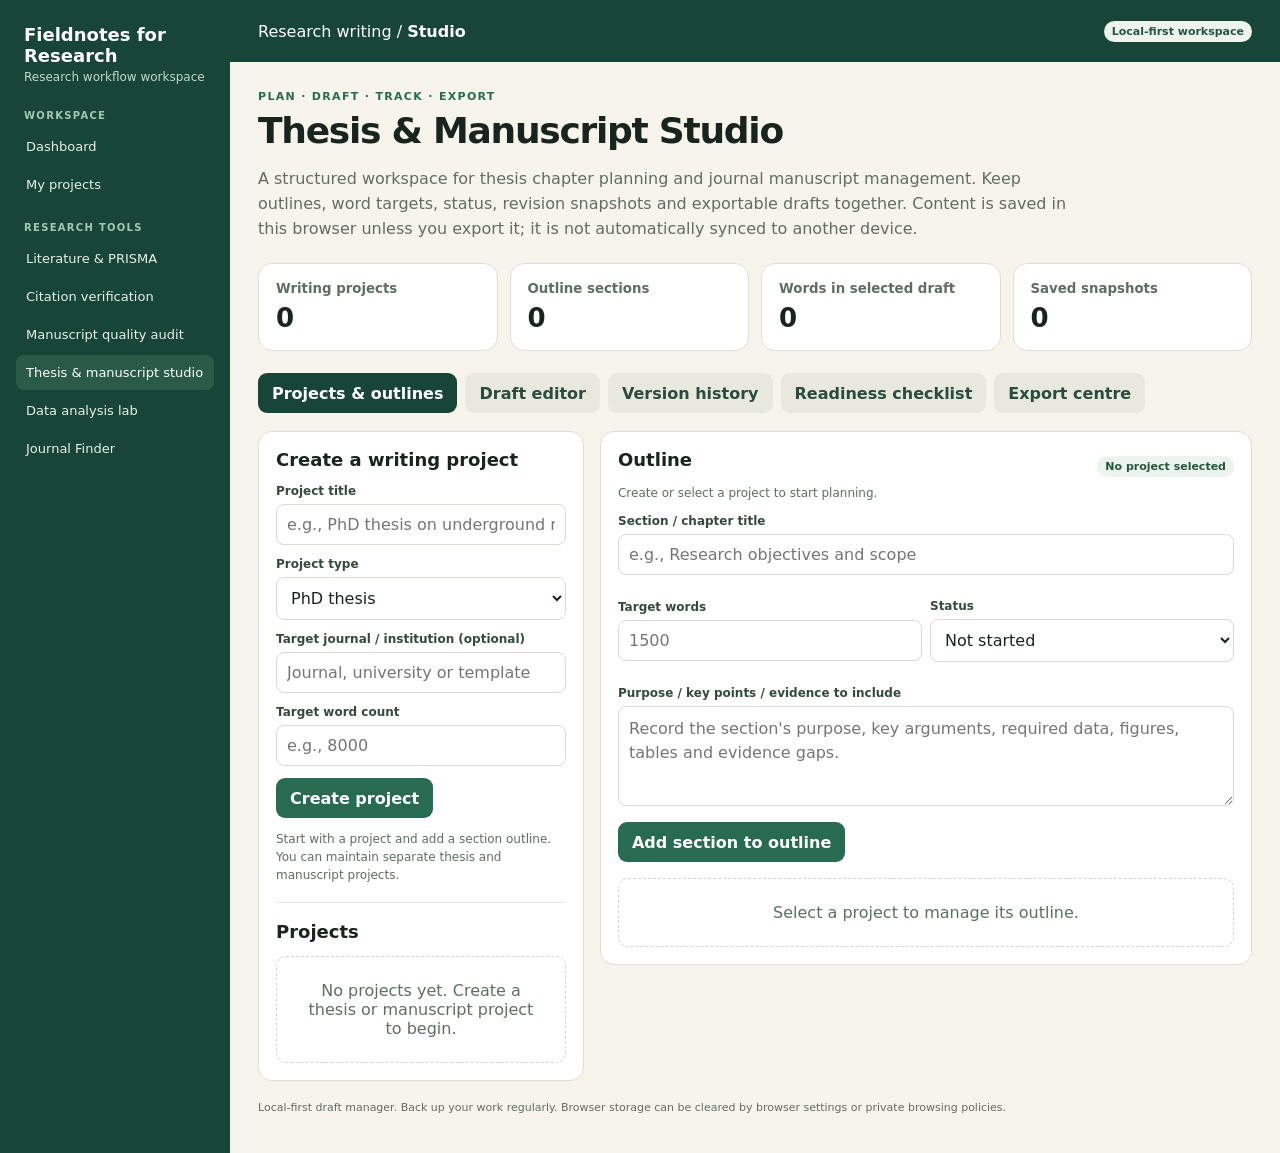
<file: thesis-manuscript-studio.html>
<!doctype html>
<html lang="en"><head><meta charset="utf-8"><meta name="viewport" content="width=device-width,initial-scale=1">
<meta name="description" content="Plan thesis chapters and manuscripts, track progress, preserve version snapshots and export research drafts.">
<title>Thesis & Manuscript Studio — Fieldnotes for Research</title>
<style>
:root{font-family:Inter,ui-sans-serif,system-ui,-apple-system,"Segoe UI",Roboto,Arial,sans-serif;color:#18251e;background:#f7f4ec;--green:#174638;--teal:#276b50;--line:#dedfd5;--muted:#5f6e63;--orange:#d9822b}*{box-sizing:border-box}body{margin:0}button,input,select,textarea{font:inherit}button{cursor:pointer;border:0;border-radius:9px;padding:10px 14px;background:var(--teal);color:white;font-weight:750}button.secondary{background:#e7eee7;color:#174638}button.danger{background:#9f3434}a{color:#176c72}.layout{display:grid;grid-template-columns:230px minmax(0,1fr);min-height:100vh}.sidebar{background:var(--green);color:white;padding:24px 16px}.brand{font-size:18px;font-weight:850;margin:0 8px 4px}.sub{font-size:12px;color:#c5d8cd;margin:0 8px 26px}.nav-label{font-size:10px;letter-spacing:.13em;font-weight:800;color:#a8c6b5;margin:20px 8px 8px;text-transform:uppercase}.nav a{display:block;color:#e7f1ea;text-decoration:none;padding:10px;border-radius:8px;font-size:13px;margin:3px 0}.nav a:hover,.nav a.active{background:#2a5b47;color:white}.main{min-width:0}.topbar{height:62px;background:var(--green);color:white;display:flex;align-items:center;justify-content:space-between;padding:0 28px}.content{max-width:1400px;margin:auto;padding:28px}.eyebrow{font-size:11px;font-weight:850;letter-spacing:.12em;text-transform:uppercase;color:var(--teal)}h1{font-size:clamp(26px,3vw,36px);letter-spacing:-.035em;margin:7px 0}.intro{color:var(--muted);line-height:1.55;max-width:820px}.stats{display:grid;grid-template-columns:repeat(4,minmax(0,1fr));gap:12px;margin:22px 0}.stat,.panel,.card{background:#fff;border:1px solid var(--line);border-radius:14px;padding:17px}.stat small{display:block;color:var(--muted);font-weight:700}.stat strong{display:block;font-size:26px;margin-top:7px}.tabs{display:flex;gap:8px;flex-wrap:wrap;margin:18px 0}.tabs button{background:#e8e8df;color:#294c3c}.tabs button.active{background:var(--green);color:white}.grid{display:grid;grid-template-columns:minmax(260px,.8fr) minmax(0,1.6fr);gap:16px;align-items:start}.panel h2{font-size:18px;margin:0 0 14px}.field{margin:12px 0}.field label{display:block;font-size:12px;font-weight:800;margin-bottom:6px;color:#344a3c}.field input,.field select,.field textarea{width:100%;border:1px solid #d5dcd2;background:#fff;border-radius:8px;padding:10px;color:#18251e}.field textarea{min-height:100px;resize:vertical;line-height:1.5}.row{display:flex;gap:8px;flex-wrap:wrap;align-items:center}.row>*{flex:0 1 auto}.list{display:grid;gap:8px}.item{border:1px solid var(--line);border-radius:10px;padding:12px;display:flex;justify-content:space-between;gap:12px;align-items:flex-start}.item.selected{border-color:var(--teal);box-shadow:inset 3px 0 var(--teal)}.item button{padding:7px 10px;font-size:12px}.item-title{font-weight:800}.muted,.hint{color:var(--muted);font-size:12px;line-height:1.5}.pill{display:inline-block;border-radius:20px;background:#edf4ed;color:#245640;padding:4px 8px;font-size:11px;font-weight:800}.progress{height:7px;background:#e7e9df;border-radius:8px;overflow:hidden;margin-top:8px}.progress span{display:block;height:100%;background:var(--teal)}.empty{padding:24px;text-align:center;color:var(--muted);border:1px dashed #cfd7cb;border-radius:10px}.notice{padding:12px 14px;border-left:3px solid var(--orange);background:#fff8ed;border-radius:7px;color:#674b26;font-size:12px;line-height:1.5;margin:12px 0}.hidden{display:none!important}.table-wrap{overflow-x:auto}table{width:100%;border-collapse:collapse;font-size:13px}th,td{padding:9px;border-bottom:1px solid var(--line);text-align:left;vertical-align:top}th{color:#4c5e50;background:#f4f5ef}.actions{display:flex;gap:8px;flex-wrap:wrap}.small{font-size:11px}.chapter-row{display:grid;grid-template-columns:minmax(0,1fr) 115px 105px 70px;gap:8px;align-items:center}.chapter-row input,.chapter-row select{min-width:0;width:100%;padding:8px;border:1px solid var(--line);border-radius:7px}.check{display:flex;gap:7px;align-items:center;font-size:12px}.check input{width:auto}.footer-note{margin-top:20px;color:var(--muted);font-size:11px}@media(max-width:950px){.layout{grid-template-columns:1fr}.sidebar{padding:12px 14px}.nav{display:flex;gap:5px;flex-wrap:wrap}.nav-label{width:100%;margin:12px 4px 2px}.nav a{font-size:12px;padding:8px}.sub{margin-bottom:10px}.grid{grid-template-columns:1fr}.stats{grid-template-columns:repeat(2,minmax(0,1fr))}.content{padding:18px}.topbar{padding:0 18px}}@media(max-width:560px){.chapter-row{grid-template-columns:1fr 1fr}.chapter-row input:first-child{grid-column:1/-1}.chapter-row .chapter-remove{grid-column:1/-1}.stats{gap:8px}.stat{padding:12px}.stat strong{font-size:22px}}
</style><link rel="stylesheet" href="responsive-mobile.css">
</head>
<body><div class="layout"><aside class="sidebar"><div class="brand">Fieldnotes for Research</div><div class="sub">Research workflow workspace</div><nav class="nav"><div class="nav-label">Workspace</div><a href="workspace.html">Dashboard</a><a href="workspace.html#projects">My projects</a><div class="nav-label">Research tools</div><a href="literature.html">Literature & PRISMA</a><a href="citation-verification.html">Citation verification</a><a href="manuscript-audit.html">Manuscript quality audit</a><a class="active" href="thesis-manuscript-studio.html">Thesis & manuscript studio</a><a href="research-tools.html#analysis">Data analysis lab</a><a href="research-tools.html#journal-finder">Journal Finder</a></nav></aside>
<main class="main"><header class="topbar"><span>Research writing / <strong>Studio</strong></span><span class="pill">Local-first workspace</span></header><div class="content"><div class="eyebrow">Plan · Draft · Track · Export</div><h1>Thesis & Manuscript Studio</h1><p class="intro">A structured workspace for thesis chapter planning and journal manuscript management. Keep outlines, word targets, status, revision snapshots and exportable drafts together. Content is saved in this browser unless you export it; it is not automatically synced to another device.</p>
<div class="stats"><div class="stat"><small>Writing projects</small><strong id="statProjects">0</strong></div><div class="stat"><small>Outline sections</small><strong id="statSections">0</strong></div><div class="stat"><small>Words in selected draft</small><strong id="statWords">0</strong></div><div class="stat"><small>Saved snapshots</small><strong id="statVersions">0</strong></div></div>
<div class="tabs" role="tablist"><button class="active" data-tab="projects" role="tab">Projects & outlines</button><button data-tab="draft" role="tab">Draft editor</button><button data-tab="versions" role="tab">Version history</button><button data-tab="checks" role="tab">Readiness checklist</button><button data-tab="exports" role="tab">Export centre</button></div>
<section id="tab-projects"><div class="grid"><div class="panel"><h2>Create a writing project</h2><div class="field"><label for="projectTitle">Project title</label><input id="projectTitle" placeholder="e.g., PhD thesis on underground marble pillars"></div><div class="field"><label for="projectType">Project type</label><select id="projectType"><option>PhD thesis</option><option>Journal manuscript</option><option>Conference paper</option><option>Technical report</option><option>Book chapter</option></select></div><div class="field"><label for="projectJournal">Target journal / institution (optional)</label><input id="projectJournal" placeholder="Journal, university or template"></div><div class="field"><label for="projectTarget">Target word count</label><input id="projectTarget" type="number" min="0" step="100" placeholder="e.g., 8000"></div><button id="createProject">Create project</button><p class="hint">Start with a project and add a section outline. You can maintain separate thesis and manuscript projects.</p><hr style="border:0;border-top:1px solid #e7e8df;margin:18px 0"><h2>Projects</h2><div id="projectList" class="list"></div></div>
<div class="panel"><div class="row" style="justify-content:space-between"><h2 id="outlineHeading">Outline</h2><span id="projectTypeBadge" class="pill">No project selected</span></div><div id="outlineMeta" class="hint">Create or select a project to start planning.</div><div class="field"><label for="sectionTitle">Section / chapter title</label><input id="sectionTitle" placeholder="e.g., Research objectives and scope"></div><div class="row"><div class="field" style="flex:1"><label for="sectionWords">Target words</label><input id="sectionWords" type="number" min="0" step="50" placeholder="1500"></div><div class="field" style="flex:1"><label for="sectionStatus">Status</label><select id="sectionStatus"><option>Not started</option><option>Planning</option><option>Drafting</option><option>Needs revision</option><option>Complete</option></select></div></div><div class="field"><label for="sectionNotes">Purpose / key points / evidence to include</label><textarea id="sectionNotes" placeholder="Record the section's purpose, key arguments, required data, figures, tables and evidence gaps."></textarea></div><button id="addSection">Add section to outline</button><div style="height:16px"></div><div id="outlineList" class="list"></div></div></div></section>
<section id="tab-draft" class="hidden"><div class="grid"><div class="panel"><h2>Draft metadata</h2><div class="field"><label for="draftProject">Writing project</label><select id="draftProject"></select></div><div class="field"><label for="draftRecord">Saved draft</label><select id="draftRecord"></select></div><div class="row"><button class="secondary" id="newDraft">New draft</button><button class="danger" id="deleteDraft">Delete current draft</button></div><div class="field"><label for="draftSection">Link to outline section</label><select id="draftSection"></select></div><div class="field"><label for="draftTitle">Draft / section title</label><input id="draftTitle" placeholder="Working title"></div><div class="field"><label for="draftStatus">Status</label><select id="draftStatus"><option>Working draft</option><option>Internal review</option><option>Co-author review</option><option>Ready for language edit</option><option>Submitted</option><option>Accepted</option></select></div><div class="notice">This editor stores your own text; it does not invent citations or verify claims. Keep source details beside claims and verify references independently.</div><button id="saveDraft">Save draft</button> <button class="secondary" id="snapshotDraft">Save version snapshot</button></div><div class="panel"><div class="row" style="justify-content:space-between"><h2>Draft editor</h2><span class="pill" id="wordCount">0 words</span></div><div class="field"><label for="draftBody">Draft text</label><textarea id="draftBody" style="min-height:420px" placeholder="Write or paste your draft here. Use plain text or Markdown headings."></textarea></div><div class="row"><span class="hint" id="draftSaveState">Not saved yet</span><span style="flex:1"></span><button class="secondary" id="countWords">Recount words</button></div></div></div></section>
<section id="tab-versions" class="hidden"><div class="panel"><h2>Version history</h2><p class="hint">Snapshots preserve the draft text, title, status and timestamp. Restore a snapshot only after reviewing it; restoring replaces the current editor content.</p><div id="versionList" class="list"></div></div></section>
<section id="tab-checks" class="hidden"><div class="grid"><div class="panel"><h2>Writing readiness checklist</h2><p class="hint">Checklist items are prompts for your own verification, not automatic proof of compliance.</p><div id="checklist"></div><div class="field"><label for="checkNotes">Outstanding issues / action notes</label><textarea id="checkNotes" placeholder="Record missing evidence, unresolved analyses, formatting questions and co-author actions."></textarea></div><button id="saveChecks">Save checklist notes</button></div><div class="panel"><h2>Project-specific checks</h2><div class="notice">A thesis and a journal article have different requirements. Confirm the current institutional handbook or journal instructions before submission.</div><ul style="line-height:1.9;font-size:13px"><li>Research question, objectives and contribution are explicit.</li><li>Methods, units, data sources and exclusions are reproducible.</li><li>Results distinguish observation from interpretation.</li><li>Every figure and table is numbered, captioned and cited in text.</li><li>Claims match the evidence; limitations and uncertainty are reported.</li><li>References, DOI metadata and in-text citations have been verified.</li><li>Permissions, ethics, funding, conflicts and author contributions are addressed where applicable.</li><li>Abstract, keywords, word count and required declarations match the target format.</li></ul></div></div></section>
<section id="tab-exports" class="hidden"><div class="grid"><div class="panel"><h2>Export selected project</h2><p class="hint">Download a portable project backup or a Markdown/HTML draft bundle. These exports contain the saved browser data for the selected project.</p><div class="actions"><button id="exportJson">Export project backup (.json)</button><button id="exportMarkdown" class="secondary">Export outline & drafts (.md)</button><button id="exportHtml" class="secondary">Export readable project report (.html)</button></div><div class="notice">DOCX/PDF generation and institutional template enforcement are not implemented in this first version. HTML can be opened in a browser or converted with a document editor, but inspect formatting after conversion.</div></div><div class="panel"><h2>Import project backup</h2><div class="field"><label for="importFile">Choose a previously exported JSON backup</label><input id="importFile" type="file" accept=".json,application/json"></div><label class="check"><input id="mergeImport" type="checkbox" checked> Merge projects (avoid replacing existing projects)</label><p></p><button id="importJson">Import backup</button><p class="hint" id="importState"></p></div></div></section>
<p class="footer-note">Local-first draft manager. Back up your work regularly. Browser storage can be cleared by browser settings or private browsing policies.</p></div></main></div>
<script>
(function(){
'use strict';
const STORE='fieldnotes_thesis_studio_v1';
let state={projects:[],versions:[],checks:{},selected:null,activeDraft:null};
const $=id=>document.getElementById(id);
const esc=s=>String(s??'').replace(/[&<>"']/g,c=>({'&':'&amp;','<':'&lt;','>':'&gt;','"':'&quot;',"'":'&#39;'}[c]));
const uid=()=>Date.now().toString(36)+'-'+Math.random().toString(36).slice(2,8);
const words=s=>(String(s||'').trim().match(/\S+/g)||[]).length;
function load(){try{const raw=localStorage.getItem(STORE);if(raw){const parsed=JSON.parse(raw);if(parsed&&Array.isArray(parsed.projects))state={...state,...parsed}}}catch(e){console.warn('Could not load saved studio data',e)}}
function persist(){try{localStorage.setItem(STORE,JSON.stringify(state));$('draftSaveState').textContent='Saved locally · '+new Date().toLocaleString()}catch(e){alert('Browser storage could not save this change. Export a backup and check available storage.');}}
function selected(){return state.projects.find(p=>p.id===state.selected)||null}
function draft(){const p=selected();if(!p)return null;return p.drafts.find(d=>d.id===state.activeDraft)||p.drafts[0]||null}
function download(name,text,type){const blob=new Blob([text],{type}),url=URL.createObjectURL(blob),a=document.createElement('a');a.href=url;a.download=name;document.body.appendChild(a);a.click();a.remove();setTimeout(()=>URL.revokeObjectURL(url),1000)}
function renderStats(){const p=selected(),d=draft();$('statProjects').textContent=state.projects.length;$('statSections').textContent=state.projects.reduce((n,p)=>n+p.sections.length,0);$('statWords').textContent=d?words(d.body):0;$('statVersions').textContent=state.versions.length;$('wordCount').textContent=(d?words(d.body):words($('draftBody').value))+' words'}
function renderProjects(){const host=$('projectList');if(!state.projects.length){host.innerHTML='<div class="empty">No projects yet. Create a thesis or manuscript project to begin.</div>';return}host.innerHTML=state.projects.map(p=>'<div class="item '+(p.id===state.selected?'selected':'')+'"><div style="min-width:0;flex:1"><div class="item-title">'+esc(p.title)+'</div><div class="muted">'+esc(p.type)+' · '+p.sections.length+' sections · '+words(p.drafts.map(d=>d.body).join(' '))+' saved words</div><div class="progress"><span style="width:'+progress(p)+'%"></span></div><div class="muted">'+progress(p)+'% outline complete'+(p.target?' · target '+p.target+' words':'')+'</div></div><div class="row"><button class="secondary" data-select="'+p.id+'">Open</button><button class="danger" data-delete="'+p.id+'">Delete</button></div></div>').join('');host.querySelectorAll('[data-select]').forEach(b=>b.onclick=()=>{state.selected=b.dataset.select;state.activeDraft=null;renderAll()});host.querySelectorAll('[data-delete]').forEach(b=>b.onclick=()=>{const p=state.projects.find(x=>x.id===b.dataset.delete);if(confirm('Delete project "'+p.title+'"? Its drafts, snapshots and checklist will also be removed. This cannot be undone unless you exported a backup.')){state.projects=state.projects.filter(x=>x.id!==p.id);state.versions=state.versions.filter(v=>v.projectId!==p.id);delete state.checks[p.id];if(state.selected===p.id){state.selected=state.projects[0]?.id||null;state.activeDraft=null}persist();renderAll()}})}
function progress(p){return p.sections.length?Math.round(100*p.sections.filter(s=>s.status==='Complete').length/p.sections.length):0}
function renderOutline(){const p=selected();$('outlineHeading').textContent=p?'Outline · '+p.title:'Outline';$('projectTypeBadge').textContent=p?p.type:'No project selected';$('outlineMeta').textContent=p?(p.institution||'No target journal/institution specified')+' · '+p.sections.length+' planned sections':'Create or select a project to start planning.';if(!p){$('outlineList').innerHTML='<div class="empty">Select a project to manage its outline.</div>';return} $('outlineList').innerHTML=p.sections.length?p.sections.map((s,i)=>'<div class="item"><div style="min-width:0;flex:1"><div class="item-title">'+(i+1)+'. '+esc(s.title)+'</div><div class="muted">Target '+(s.target||'—')+' words · '+esc(s.status)+'</div>'+(s.notes?'<p class="muted">'+esc(s.notes)+'</p>':'')+'</div><div class="row"><button class="secondary" data-edit-section="'+s.id+'">Edit</button><button class="danger" data-remove-section="'+s.id+'">Remove</button></div></div>').join(''):'<div class="empty">No outline sections yet. Add the first chapter or manuscript section above.</div>';p.sections.forEach(s=>{});$('outlineList').querySelectorAll('[data-remove-section]').forEach(b=>b.onclick=()=>{if(confirm('Remove this outline section?')){p.sections=p.sections.filter(s=>s.id!==b.dataset.removeSection);persist();renderAll()}});$('outlineList').querySelectorAll('[data-edit-section]').forEach(b=>b.onclick=()=>{const s=p.sections.find(x=>x.id===b.dataset.editSection);$('sectionTitle').value=s.title;$('sectionWords').value=s.target||'';$('sectionStatus').value=s.status;$('sectionNotes').value=s.notes||'';$('addSection').dataset.edit=s.id;$('addSection').textContent='Update section'})}
function renderDraftSelectors(){const p=selected();$('draftProject').innerHTML=state.projects.map(x=>'<option value="'+x.id+'" '+(p&&p.id===x.id?'selected':'')+'>'+esc(x.title)+'</option>').join('');$('draftProject').disabled=!state.projects.length;$('draftRecord').innerHTML=p&&p.drafts.length?p.drafts.map((d,i)=>'<option value="'+d.id+'" '+(d.id===state.activeDraft?'selected':'')+'>'+esc(d.title||('Untitled draft '+(i+1)))+'</option>').join(''):'<option value="">No saved drafts yet</option>';$('draftRecord').disabled=!p||!p.drafts.length;$('deleteDraft').disabled=!p||!p.drafts.length;$('draftSection').innerHTML='<option value="">No linked section</option>'+(p?p.sections.map(s=>'<option value="'+s.id+'">'+esc(s.title)+'</option>').join(''):'');}
function renderDraft(){renderDraftSelectors();const d=draft();if(d){$('draftTitle').value=d.title||'';$('draftStatus').value=d.status||'Working draft';$('draftBody').value=d.body||'';$('draftSection').value=d.sectionId||'';$('activeDraftId');}else{$('draftTitle').value='';$('draftBody').value='';$('draftStatus').value='Working draft'}renderStats()}
function renderVersions(){const p=selected(),list=state.versions.filter(v=>!p||v.projectId===p.id).sort((a,b)=>b.time-a.time);$('versionList').innerHTML=list.length?list.map(v=>'<div class="item"><div style="min-width:0;flex:1"><div class="item-title">'+esc(v.title||'Untitled snapshot')+'</div><div class="muted">'+new Date(v.time).toLocaleString()+' · '+esc(v.projectTitle||'Project removed')+' · '+words(v.body)+' words</div><p class="muted">'+esc((v.body||'').slice(0,180))+'</p></div><div class="row"><button class="secondary" data-restore="'+v.id+'">Restore</button><button class="danger" data-delete-version="'+v.id+'">Delete</button></div></div>').join(''):'<div class="empty">No snapshots yet. Open Draft editor and save a version snapshot.</div>'; $('versionList').querySelectorAll('[data-restore]').forEach(b=>b.onclick=()=>{const v=state.versions.find(x=>x.id===b.dataset.restore);if(!v)return;const p=state.projects.find(x=>x.id===v.projectId);if(!p)return alert('The project associated with this snapshot no longer exists.');if(!confirm('Restore this snapshot into the draft editor? The current editor content will be replaced after you save.'))return;state.selected=p.id;let d=p.drafts.find(x=>x.id===v.draftId);if(!d){d={id:uid(),title:v.title,body:v.body,status:v.status,sectionId:v.sectionId,updated:Date.now()};p.drafts.push(d)}else{d.title=v.title;d.body=v.body;d.status=v.status;d.sectionId=v.sectionId}state.activeDraft=d.id;persist();renderAll();activateTab('draft')});$('versionList').querySelectorAll('[data-delete-version]').forEach(b=>b.onclick=()=>{state.versions=state.versions.filter(v=>v.id!==b.dataset.deleteVersion);persist();renderAll()})}
const checklistItems=[['scope','Research question, objectives and contribution are explicit.'],['methods','Methods, units, data sources and exclusion rules are reproducible.'],['results','Results are separated from interpretation and unsupported claims removed.'],['figures','Every figure/table has a number, caption and in-text callout.'],['citations','In-text citations and references have been cross-checked; DOI metadata verified.'],['limits','Limitations, uncertainty, assumptions and sample sizes are reported.'],['format','Word limits, abstract, keywords and required declarations checked.'],['permissions','Permissions, ethics, funding, conflicts and author contributions checked where applicable.']];
function renderChecks(){const p=selected(),checks=(p&&state.checks[p.id])||{};$('checklist').innerHTML=checklistItems.map(([id,label])=>'<label class="check" style="margin:13px 0"><input type="checkbox" data-check="'+id+'" '+(checks[id]?'checked':'')+'> '+esc(label)+'</label>').join('');$('checkNotes').value=checks.notes||'';$('checklist').querySelectorAll('[data-check]').forEach(c=>c.onchange=()=>{if(!p)return;state.checks[p.id]=state.checks[p.id]||{};state.checks[p.id][c.dataset.check]=c.checked;persist()})}
function renderAll(){renderProjects();renderOutline();renderDraft();renderVersions();renderChecks();renderStats()}
function activateTab(tab){document.querySelectorAll('[id^="tab-"]').forEach(s=>s.classList.toggle('hidden',s.id!=='tab-'+tab));document.querySelectorAll('[data-tab]').forEach(b=>b.classList.toggle('active',b.dataset.tab===tab))}
document.querySelectorAll('[data-tab]').forEach(b=>b.onclick=()=>activateTab(b.dataset.tab));
$('createProject').onclick=()=>{const title=$('projectTitle').value.trim();if(!title)return alert('Enter a project title.');const p={id:uid(),title,type:$('projectType').value,institution:$('projectJournal').value.trim(),target:Number($('projectTarget').value)||0,sections:[],drafts:[],created:Date.now()};state.projects.push(p);state.selected=p.id;state.activeDraft=null;$('projectTitle').value='';$('projectJournal').value='';$('projectTarget').value='';persist();renderAll()};
$('addSection').onclick=()=>{const p=selected();if(!p)return alert('Create or select a project first.');const title=$('sectionTitle').value.trim();if(!title)return alert('Enter a section title.');const editing=$('addSection').dataset.edit;const obj={title,target:Number($('sectionWords').value)||0,status:$('sectionStatus').value,notes:$('sectionNotes').value.trim()};if(editing){const s=p.sections.find(x=>x.id===editing);if(s)Object.assign(s,obj);delete $('addSection').dataset.edit;$('addSection').textContent='Add section to outline'}else p.sections.push({id:uid(),...obj});$('sectionTitle').value='';$('sectionWords').value='';$('sectionStatus').value='Not started';$('sectionNotes').value='';persist();renderAll()};
$('draftProject').onchange=()=>{state.selected=$('draftProject').value;state.activeDraft=null;renderAll()};
$('draftRecord').onchange=()=>{state.activeDraft=$('draftRecord').value||null;renderDraft();renderVersions();renderStats()};
$('newDraft').onclick=()=>{const p=selected();if(!p)return alert('Create or select a project first.');const d={id:uid(),title:'Untitled draft',body:'',status:'Working draft',sectionId:'',updated:Date.now()};p.drafts.push(d);state.activeDraft=d.id;persist();renderAll();activateTab('draft');$('draftTitle').focus()};
$('deleteDraft').onclick=()=>{const p=selected(),d=draft();if(!p||!d)return alert('Select a draft first.');if(!confirm('Delete draft "'+(d.title||'Untitled draft')+'" and its saved snapshots? Export a backup first if you need to keep it.'))return;p.drafts=p.drafts.filter(x=>x.id!==d.id);state.versions=state.versions.filter(v=>v.draftId!==d.id);state.activeDraft=p.drafts[0]?.id||null;persist();renderAll()};
$('saveDraft').onclick=()=>{const p=selected();if(!p)return alert('Create or select a project first.');let d=draft();if(!d){d={id:uid(),title:'',body:'',status:'Working draft',sectionId:'',updated:Date.now()};p.drafts.push(d);state.activeDraft=d.id}d.title=$('draftTitle').value.trim()||'Untitled draft';d.body=$('draftBody').value;d.status=$('draftStatus').value;d.sectionId=$('draftSection').value;d.updated=Date.now();state.activeDraft=d.id;persist();renderAll();$('draftSaveState').textContent='Saved locally · '+new Date(d.updated).toLocaleString()};
$('snapshotDraft').onclick=()=>{const p=selected();if(!p)return alert('Create or select a project first.');$('saveDraft').click();const d=draft();if(!d)return;state.versions.push({id:uid(),projectId:p.id,projectTitle:p.title,draftId:d.id,title:d.title,body:d.body,status:d.status,sectionId:d.sectionId,time:Date.now()});persist();renderAll();activateTab('versions')};
$('draftBody').oninput=()=>{$('wordCount').textContent=words($('draftBody').value)+' words';$('statWords').textContent=words($('draftBody').value)};
$('countWords').onclick=()=>{renderStats();$('wordCount').textContent=words($('draftBody').value)+' words'};
$('draftSection').onchange=()=>{const p=selected();if(!p)return;const d=draft();if(d)d.sectionId=$('draftSection').value};
$('saveChecks').onclick=()=>{const p=selected();if(!p)return alert('Select a project first.');state.checks[p.id]=state.checks[p.id]||{};state.checks[p.id].notes=$('checkNotes').value;document.querySelectorAll('[data-check]').forEach(c=>state.checks[p.id][c.dataset.check]=c.checked);persist();alert('Checklist saved locally.')};
$('exportJson').onclick=()=>{const p=selected();if(!p)return alert('Select a project first.');download(slug(p.title)+'-studio-backup.json',JSON.stringify({schemaVersion:1,exportedAt:new Date().toISOString(),project:p,versions:state.versions.filter(v=>v.projectId===p.id),checks:state.checks[p.id]||{}},null,2),'application/json')};
function slug(s){return String(s||'research-project').toLowerCase().replace(/[^a-z0-9]+/g,'-').replace(/^-|-$/g,'').slice(0,70)||'research-project'}
function markdown(p){let out='# '+p.title+'\n\n- Project type: '+p.type+'\n- Target journal/institution: '+(p.institution||'Not specified')+'\n- Word target: '+(p.target||'Not specified')+'\n\n## Outline\n\n';p.sections.forEach((s,i)=>{out+=(i+1)+'. **'+s.title+'** — '+s.status+'; target words: '+(s.target||'—')+'\n'+(s.notes?'   - Notes: '+s.notes.replace(/\n/g,'\n     ')+'\n':'')+'\n'});p.drafts.forEach(d=>{out+='\n---\n\n# '+(d.title||'Untitled draft')+'\n\n_Status: '+d.status+'_\n\n'+d.body+'\n'});return out}
$('exportMarkdown').onclick=()=>{const p=selected();if(!p)return alert('Select a project first.');download(slug(p.title)+'-outline-and-drafts.md',markdown(p),'text/markdown;charset=utf-8')};
$('exportHtml').onclick=()=>{const p=selected();if(!p)return alert('Select a project first.');const body='<h1>'+esc(p.title)+'</h1><p><strong>Type:</strong> '+esc(p.type)+' · <strong>Target:</strong> '+esc(p.institution||'Not specified')+'</p><h2>Outline</h2><ol>'+p.sections.map(s=>'<li><strong>'+esc(s.title)+'</strong> — '+esc(s.status)+'; target '+(s.target||'—')+' words<p>'+esc(s.notes||'').replace(/\n/g,'<br>')+'</p></li>').join('')+'</ol>'+p.drafts.map(d=>'<hr><h2>'+esc(d.title)+'</h2><p><em>'+esc(d.status)+'</em></p><pre style="white-space:pre-wrap;font:inherit">'+esc(d.body)+'</pre>').join('');download(slug(p.title)+'-project-report.html','<!doctype html><html><head><meta charset="utf-8"><title>'+esc(p.title)+'</title><style>body{font:16px/1.6 Arial,sans-serif;max-width:900px;margin:40px auto;padding:0 20px;color:#18251e}h1,h2{color:#174638}li{margin:12px 0}</style></head><body>'+body+'</body></html>','text/html;charset=utf-8')};
$('importJson').onclick=()=>{const file=$('importFile').files[0];if(!file)return alert('Choose a JSON backup first.');const merge=$('mergeImport').checked;const reader=new FileReader();reader.onload=()=>{try{const obj=JSON.parse(reader.result);const incoming=Array.isArray(obj.projects)?obj.projects:(obj.project?[obj.project]:[]);if(!incoming.length)throw new Error('No project records found in this backup.');if(incoming.some(p=>!p||!p.title||!Array.isArray(p.sections)||!Array.isArray(p.drafts)))throw new Error('Backup format is not recognised.');let added=0,importedIds=[];const projectMap=new Map(),draftMap=new Map(),sectionMap=new Map();incoming.forEach(src=>{let p=JSON.parse(JSON.stringify(src));const existing=state.projects.find(x=>x.id===p.id||x.title===p.title);if(merge&&existing){const oldId=p.id;p.id=uid();p.sections.forEach(sec=>{const old=sec.id;sec.id=uid();sectionMap.set(old,sec.id)});p.drafts.forEach(d=>{const old=d.id;d.id=uid();draftMap.set(old,d.id)});p.drafts.forEach(d=>{if(d.sectionId)d.sectionId=sectionMap.get(d.sectionId)||''});projectMap.set(oldId,p.id)}else if(!merge&&existing){state.projects=state.projects.filter(x=>x.id!==existing.id);state.versions=state.versions.filter(v=>v.projectId!==existing.id);delete state.checks[existing.id];if(state.selected===existing.id)state.activeDraft=null;projectMap.set(src.id,p.id)}else projectMap.set(src.id,p.id);state.projects.push(p);state.selected=p.id;state.activeDraft=p.drafts[0]?.id||null;importedIds.push(p.id);added++});if(Array.isArray(obj.versions)){obj.versions.forEach(v=>{const copy={...v,id:uid(),projectId:projectMap.get(v.projectId)|| (incoming.length===1?importedIds[0]:v.projectId),projectTitle:incoming.find(p=>p.id===v.projectId)?.title||v.projectTitle};copy.draftId=draftMap.get(v.draftId)||v.draftId;copy.sectionId=sectionMap.get(v.sectionId)||copy.sectionId;state.versions.push(copy)})}if(obj.checks&&importedIds.length===1)state.checks[importedIds[0]]=obj.checks;persist();renderAll();$('importState').textContent='Imported '+added+' project(s). '+(merge?'Existing projects were preserved; conflicting imports were copied with new IDs.':'Matching projects were replaced. Review imported drafts and linked sections.')}catch(e){$('importState').textContent='Import failed: '+e.message}};reader.readAsText(file)};
load();if(!state.selected&&state.projects.length)state.selected=state.projects[0].id;renderAll();
})();
</script></body></html>
</file>
<file: design.css>
/* Research Scholar Toolkit — editorial field-notes visual system */
:root{--paper:#f5f1e8;--ink:#202d27;--forest:#244c3c;--leaf:#b6c8a5;--rust:#c56c4c;--rule:#d8d2c5;--quiet:#68756b;--card:#fffdf8}
html{background:var(--paper);scroll-behavior:smooth}body{background:var(--paper)!important;color:var(--ink)!important;font-family:Inter,ui-sans-serif,system-ui,-apple-system,"Segoe UI",sans-serif!important;line-height:1.55}a{color:var(--forest)!important;text-underline-offset:3px}button{background:var(--forest)!important;border-radius:3px!important;box-shadow:3px 3px 0 var(--leaf);font-weight:700;transition:transform .16s,box-shadow .16s}button:hover{transform:translate(-1px,-1px);box-shadow:5px 5px 0 var(--leaf)}button.secondary{background:#e8e3d7!important;color:var(--ink)!important;box-shadow:none}input,select,textarea{border-radius:3px!important;border-color:#c9c6b9!important;background:#fffdf8!important;color:var(--ink)!important}input:focus,select:focus,textarea:focus{outline:2px solid #7e9c7c;outline-offset:1px}
.hero{background:var(--forest)!important;position:relative;overflow:hidden;border-bottom:5px solid var(--rust)}.hero:after{content:"FIELDWORK / RESEARCH / EVIDENCE";position:absolute;right:4%;bottom:12px;color:#dce5d4;font-size:10px;letter-spacing:.22em;font-weight:800;opacity:.72}.hero h1,.welcome h1{font-family:Georgia,"Times New Roman",serif!important;font-weight:500!important;letter-spacing:-.045em!important}.hero h1{font-size:clamp(34px,5vw,58px)!important;max-width:850px}.hero p{max-width:720px}.eyebrow{font-size:10px;letter-spacing:.2em;text-transform:uppercase;font-weight:850;color:var(--rust);margin-bottom:9px}.hero .eyebrow{color:#d6dfc6}.panel,.stat,.tool,.project,.empty{background:var(--card)!important;border:1px solid var(--rule)!important;border-radius:3px!important;box-shadow:4px 4px 0 #e5dfd2!important}.panel{padding:clamp(16px,2.5vw,26px)!important}.panel h2,.tool h3{font-family:Georgia,"Times New Roman",serif;font-weight:500;letter-spacing:-.02em}.muted,.crumb,.stat span,.stat small{color:var(--quiet)!important}.top,.topbar{background:#eae5d9!important;border-bottom:1px solid var(--rule)!important}.sidebar{background:#213f33!important;border-right:5px solid var(--rust)}.nav a.active,.nav a:hover{background:#345b49!important}.local-badge{background:#f3dfb6!important;color:#714b26!important}.notice{background:#f4e5cb!important;color:#624a2d!important;border-left:4px solid var(--rust);border-radius:0!important}.stat strong{font-family:Georgia,"Times New Roman",serif;font-weight:500;font-size:34px!important}.tool{transition:transform .18s}.tool:hover{transform:translateY(-3px)}.findings{background:#f7f3ea;border-left:3px solid var(--rust);padding:16px;line-height:1.8}.hidden{display:none!important}
@media(max-width:720px){.hero{padding:26px 18px!important}.hero:after{display:none}.panel{padding:16px!important}.sidebar{border-right:0;border-bottom:4px solid var(--rust)}}

/* Shared primary navigation */
.site-nav{display:flex;align-items:center;gap:6px;flex-wrap:wrap;padding:10px max(18px,calc((100% - 1120px)/2));background:#eae5d9;border-bottom:1px solid var(--rule,#d8d2c5);position:relative;z-index:5}.site-nav .nav-brand{font:600 17px Georgia,serif;color:#244c3c!important;text-decoration:none;margin-right:auto;white-space:nowrap}.site-nav .nav-links{display:flex;align-items:center;justify-content:flex-end;gap:5px;flex-wrap:wrap}.site-nav .nav-links a{display:inline-flex;align-items:center;gap:6px;padding:8px 11px;border:1px solid transparent;border-radius:3px;text-decoration:none;color:#34473b!important;font-size:12px;font-weight:750;white-space:nowrap}.site-nav .nav-links a:hover{background:#f8f4eb;border-color:#d8d2c5}.site-nav .nav-links a[aria-current=page]{background:#244c3c;color:#fff!important;border-color:#244c3c}.site-nav .nav-links a:focus-visible{outline:3px solid #c56c4c;outline-offset:2px}.site-nav .nav-toggle{display:none;background:#244c3c;color:#fff;border:0;padding:8px 11px;box-shadow:none}.page-anchor{scroll-margin-top:20px}
@media(max-width:720px){.site-nav{padding:10px 14px;gap:8px}.site-nav .nav-brand{margin-right:auto}.site-nav .nav-toggle{display:block}.site-nav .nav-links{display:none;flex:0 0 100%;width:100%;align-items:stretch;flex-direction:column;gap:3px;padding-top:8px}.site-nav.open .nav-links{display:flex}.site-nav .nav-links a{white-space:normal;padding:10px 12px}.site-nav .nav-links a[aria-current=page]{background:#244c3c}}

/* Dashboard contrast corrections: preserve legibility inside the dark sidebar and account bar */
.sidebar .nav a,.sidebar .nav a:visited{color:#e5eee8!important}
.sidebar .nav a.active,.sidebar .nav a:hover{color:#fff!important;background:#345b49!important}
.sidebar .nav .disabled{color:#a7bcb1!important;opacity:.78}
.sidebar .nav-label{color:#c0d0c5!important}
.sidebar .brand{color:#fff!important}
.sidebar .brand-sub,.sidebar .side-note{color:#d1dfd6!important}
#rt-auth-bar{background:#10283f!important;color:#fff!important}
#rt-auth-bar .rt-brand,#rt-auth-bar .rt-status{color:#fff!important}
#rt-auth-bar .rt-status{color:#d6e5ec!important}
#rt-auth-bar button{background:#2d6a52!important;color:#fff!important;border:1px solid #6e9a82!important;box-shadow:none!important;border-radius:4px!important}
#rt-auth-bar button.rt-light{background:#f5f1e8!important;color:#173b2d!important;border-color:#f5f1e8!important}
#rt-auth-bar button:hover{filter:brightness(1.08);transform:none;box-shadow:none}
#rt-auth-bar button:focus-visible{outline:3px solid #e3b28d;outline-offset:2px}
.topbar{background:#eae5d9!important}
.topbar .crumb{color:#68756b!important}
.local-badge{background:#f3dfb6!important;color:#714b26!important}
@media(max-width:520px){#rt-auth-bar{flex-wrap:wrap;padding:9px 12px!important}#rt-auth-bar>div:last-child{display:flex;flex-wrap:wrap;justify-content:flex-end}#rt-auth-bar button{padding:8px 10px!important;font-size:12px}}

/* Final contrast pass: forest-and-paper palette, no low-contrast sidebar links */
.sidebar{background:#1f4435!important;color:#fff!important;border-right:5px solid #c56c4c!important}
.sidebar .nav a,.sidebar .nav a:visited,.sidebar .nav a:link{color:#f5f3eb!important;opacity:1!important}
.sidebar .nav a.active,.sidebar .nav a:hover,.sidebar .nav a:focus-visible{background:#38634f!important;color:#fff!important}
.sidebar .nav .disabled{color:#c6d5cb!important;opacity:.88!important}
.sidebar .nav-label{color:#d5dfd7!important}
.sidebar .brand{color:#fff!important}
.sidebar .brand-sub,.sidebar .side-note{color:#e0e8e1!important}
#rt-auth-bar{background:#244c3c!important;color:#fff!important;box-shadow:0 1px 0 #183a2c!important;border-bottom:3px solid #c56c4c!important}
#rt-auth-bar .rt-brand{color:#fff!important}
#rt-auth-bar .rt-status{color:#e6eee7!important}
#rt-auth-bar button,#rt-auth-bar button:visited{background:#f5f1e8!important;color:#244c3c!important;border:1px solid #d8d2c5!important;box-shadow:none!important;border-radius:3px!important}
#rt-auth-bar button.rt-light{background:#dbe5d8!important;color:#1f4435!important;border-color:#dbe5d8!important}
#rt-auth-bar button:hover{background:#fffdf8!important;color:#1f4435!important;filter:none!important;transform:none!important}
#rt-auth-bar button:disabled{opacity:.65!important;color:#506458!important}
#rt-auth-bar button:focus-visible{outline:3px solid #e9b69b!important;outline-offset:2px!important}
@media(max-width:720px){.sidebar .nav{padding-bottom:4px}.sidebar .nav a{min-height:40px}}

/* Green-only accent pass requested for the research workspace */
:root{--navy:#174638;--forest:#174638;--forest2:#245845;--info:#245845}
#rt-auth-bar{background:#174638!important;color:#fff!important;border-bottom:2px solid #c56c4c!important}
#rt-auth-bar .rt-brand,#rt-auth-bar .rt-status{color:#f7f4ec!important}
#rt-auth-bar button{background:#f7f4ec!important;color:#174638!important;border-color:#d8e3d9!important}
#rt-auth-bar button.rt-light{background:#dcebe0!important;color:#174638!important;border-color:#dcebe0!important}
#rt-auth-bar button:hover{background:#fffefa!important;color:#12392e!important}
.topbar{background:#eae9dd!important;border-bottom-color:#d8dfd3!important}
.topbar .crumb strong{color:#174638!important}
.local-badge{background:#e0eee3!important;color:#245845!important;border-color:#c9dfce!important}
.dashboard-search:focus-within{border-color:#5c8a70!important;box-shadow:0 0 0 2px #dcebe0!important}
.dashboard-search span{color:#397357!important}
.dashboard-search input:focus{outline:none!important}
.tool{border-color:#e0e6dc!important}
.tool a,.tool a:visited{color:#246044!important;font-weight:650!important}
.tool a:hover{color:#12392e!important;text-decoration:underline}
.tool .state:not(.planned){background:#e0eee3!important;color:#245845!important}
.stat:nth-child(3):before,.stat:nth-child(4):before{background:#e0eee3!important}
.stat:nth-child(3):after,.stat:nth-child(4):after{color:#246044!important}
.stat:nth-child(4):before{background:#e8f0e4!important}
button,button.primary{background:#174638!important;color:#fff!important;border-color:#174638!important}
button.secondary{background:#f1f0e8!important;color:#174638!important;border-color:#dcded3!important}
button.secondary:hover{background:#e4ecdf!important}
a{color:#246044}

/* Research tool cards: coherent forest-green surfaces and clear text contrast */
#researchToolsPanel .tool,.tools .tool{background:#edf4ed!important;border:1px solid #cbdccc!important;border-top:3px solid #3b7258!important;border-radius:8px!important;box-shadow:none!important;transition:background .16s,border-color .16s,transform .16s!important}
#researchToolsPanel .tool:hover,.tools .tool:hover{background:#e3eee3!important;border-color:#a9c7ad!important;transform:translateY(-2px)!important}
#researchToolsPanel .tool h3,.tools .tool h3{color:#173f31!important;font-weight:750!important}
#researchToolsPanel .tool p,.tools .tool p{color:#536b5d!important}
#researchToolsPanel .tool a,.tools .tool a{color:#15583b!important;font-weight:750!important}
#researchToolsPanel .tool .state,.tools .tool .state{background:#d5e8d8!important;color:#174b34!important;border:1px solid #bdd7c2!important}
#researchToolsPanel .tool .state.planned,.tools .tool .state.planned{background:#f2e9d9!important;color:#74552b!important;border-color:#e7d7b9!important}
.tool-icon{display:grid;place-items:center;width:34px;height:34px;border-radius:8px;background:#d5e8d8;color:#174b34;margin-bottom:10px}


/* Button contrast: white labels on green buttons, dark labels only on light buttons */
button{color:#fff!important}
button.secondary{color:#244c3c!important}
.utility-nav button:not([aria-selected="true"]){color:#174638!important}
#rt-auth-bar button{color:#174638!important}
#rt-auth-bar button.rt-light{color:#174638!important}


/* Site-wide mobile usability pass — shared by every page */
*,*::before,*::after{box-sizing:border-box}
html{max-width:100%;overflow-x:hidden;-webkit-text-size-adjust:100%;text-size-adjust:100%}
body{width:100%;min-width:0;overflow-x:hidden}
img,svg,video,canvas,iframe{max-width:100%}
input,select,textarea,button{max-width:100%;font:inherit}
button,a,[role="button"],input[type="checkbox"],input[type="radio"]{-webkit-tap-highlight-color:transparent}
button,a,[role="button"]{touch-action:manipulation}
:focus-visible{outline-offset:3px}
pre,code{overflow-wrap:anywhere;word-break:break-word}
table{max-width:100%}
@media(max-width:760px){
  body{font-size:15px!important}
  .utility-wrap,.main,.content,.container,.page,.workspace,.shell{width:100%!important;max-width:100%!important}
  .main,.content{padding-left:14px!important;padding-right:14px!important}
  .utility-wrap{padding:18px 12px!important}
  .hero,.welcome{padding:24px 16px!important}
  .hero h1,.welcome h1{font-size:clamp(27px,7vw,40px)!important;line-height:1.12!important;overflow-wrap:anywhere}
  h1{overflow-wrap:anywhere}
  .panel,.utility-panel,.card,.tool,.project,.stat{min-width:0;max-width:100%}
  .panel,.utility-panel{padding:16px!important}
  .grid,.cols,.fields,.formrow,.prisma-layout,.analysis-workbench,.analysis-lower-grid{grid-template-columns:minmax(0,1fr)!important}
  .fields .wide,.analysis-controls .wide{grid-column:1/-1!important}
  .fields>*{min-width:0}
  .utility-head{display:block!important;align-items:initial!important}
  .utility-head .utility-actions,.utility-head .actions{margin-top:14px}
  .utility-nav,.stepnav,.utility-actions,.actions,.jf-links{gap:8px!important}
  .utility-nav button,.stepnav a{flex:1 1 auto;min-width:0}
  .utility-actions button,.actions button{min-height:42px;padding:10px 12px!important}
  .utility-actions>*{max-width:100%}
  .metric-row,.metrics{display:grid!important;grid-template-columns:repeat(2,minmax(0,1fr))!important;gap:8px!important}
  .metric{min-width:0!important;padding:10px!important}
  .metric strong{font-size:clamp(18px,5vw,25px)!important;overflow-wrap:anywhere}
  .analysis-controls{grid-template-columns:minmax(0,1fr)!important}
  .analysis-chart-wrap{min-height:260px;padding:8px!important}
  .analysis-chart-wrap canvas{max-height:360px}
  .data-table,table{font-size:12px}
  table{display:block;width:100%;overflow-x:auto;-webkit-overflow-scrolling:touch}
  th,td{overflow-wrap:anywhere}
  .tablewrap,.table-wrap,.table-scroll,.results-table-wrap{max-width:100%;overflow:auto!important;-webkit-overflow-scrolling:touch}
  .tablewrap:fullscreen{width:100vw!important;max-width:100vw!important}
  .tablewrap:fullscreen table{display:table;min-width:700px}
  .top,.topbar{max-width:100%;gap:8px}
  .topbar{padding:10px 12px!important;flex-wrap:wrap}
  .sidebar{min-width:0!important}
  .sidebar .nav{max-width:100%;overflow-x:auto;overscroll-behavior-x:contain;-webkit-overflow-scrolling:touch}
  .sidebar .nav a{flex:0 0 auto;min-height:42px;display:flex;align-items:center}
  .site-nav{align-items:flex-start}
  .site-nav .nav-links a{min-height:42px}
  #rt-auth-bar{padding:10px 12px!important;align-items:flex-start!important}
  #rt-auth-bar>div{max-width:100%}
  #rt-auth-bar a{min-height:38px;display:inline-flex;align-items:center}
  .jf-card-top{flex-wrap:wrap}
  .jf-score{margin-left:0}
  .result{max-width:100%;overflow-wrap:anywhere}
  .prisma-diagram{max-width:100%;overflow:auto}
  footer{padding-left:12px;padding-right:12px}
}
@media(max-width:480px){
  .main,.content{padding-left:10px!important;padding-right:10px!important}
  .utility-wrap{padding:14px 9px!important}
  .panel,.utility-panel{padding:13px!important;border-radius:8px!important}
  .hero,.welcome{padding:21px 13px!important}
  .hero p,.welcome p{font-size:14px!important}
  .utility-nav{display:grid!important;grid-template-columns:repeat(2,minmax(0,1fr))!important}
  .utility-nav button{width:100%;white-space:normal}
  .utility-actions{display:flex;flex-direction:column;align-items:stretch}
  .utility-actions button{width:100%}
  .metric-row,.metrics{grid-template-columns:repeat(2,minmax(0,1fr))!important}
  .metric span{overflow-wrap:anywhere}
  .stepnav a{flex:1 1 calc(50% - 8px)!important}
  .data-table th,.data-table td,table th,table td{padding:7px!important}
  .site-nav .nav-brand{white-space:normal;max-width:calc(100% - 90px)}
}
@media(prefers-reduced-motion:reduce){
  *,*::before,*::after{scroll-behavior:auto!important;animation-duration:.01ms!important;animation-iteration-count:1!important;transition-duration:.01ms!important}
}
</file>
<file: responsive-mobile.css>
/* Shared mobile-first refinements for Fieldnotes Research Toolkit.
   Loaded after page styles so these rules normalize narrow-screen behavior without replacing page themes. */
:root { -webkit-text-size-adjust: 100%; text-size-adjust: 100%; }
html { scroll-behavior: smooth; }
body { max-width: 100%; overflow-x: clip; }
img, svg, video, canvas, iframe { max-width: 100%; }
main, section, article, aside, header, footer, .main, .content, .wrap, .utility-wrap,
.panel, .tool, .stat, .metric, .result, .analysis-chart-wrap, .tablewrap { min-width: 0; }
button, input, select, textarea { max-width: 100%; }
button, [role="button"], input[type="checkbox"], input[type="radio"], select { touch-action: manipulation; }
button, a, input, select, textarea, summary { -webkit-tap-highlight-color: transparent; }
button, input, select { min-height: 40px; }
textarea { max-width: 100%; }
pre, code, .result, .status, .muted, p, li { overflow-wrap: anywhere; }
.tablewrap, .table-wrap, .table-container, .data-table-wrap, .prisma-diagram,
.analysis-chart-wrap, .chart-wrap, .scene { max-width: 100%; overflow-x: auto; }
table { max-width: 100%; }
canvas, .chart, #analysisChart, .js-plotly-plot { max-width: 100%; }
:focus-visible { outline-offset: 3px; }
@media (max-width: 900px) {
  .analysis-workbench, .analysis-lower-grid, .prisma-layout, .dashboard-lower {
    grid-template-columns: minmax(0, 1fr) !important;
  }
  .cols { grid-template-columns: minmax(0, 1fr) !important; }
  .utility-head { align-items: flex-start; }
  .tablewrap { overscroll-behavior-x: contain; }
}
@media (max-width: 720px) {
  html { scroll-padding-top: 12px; }
  .layout, .shell { grid-template-columns: minmax(0, 1fr) !important; }
  .sidebar, .side { position: relative; width: 100%; padding: 12px !important; }
  .nav, .utility-nav, .stepnav {
    max-width: 100%; overflow-x: auto; overscroll-behavior-x: contain;
    -webkit-overflow-scrolling: touch;
  }
  .nav { flex-wrap: nowrap !important; gap: 4px; }
  .nav a { flex: 0 0 auto; white-space: nowrap; }
  .content, .main, .utility-wrap { padding-left: 12px !important; padding-right: 12px !important; }
  .panel, .utility-panel { padding: 14px !important; }
  .welcome, .hero, .utility-head, .head, .panel-head {
    align-items: flex-start !important; flex-wrap: wrap; gap: 10px;
  }
  .welcome, .hero, .utility-head { display: block; }
  .actions { max-width: 100%; flex-wrap: wrap; }
  .actions > *, .utility-actions > * { flex: 0 1 auto; }
  .grid, .grid2, .formrow, .fields, .metrics, .results,
  .cols, .columns, .dashboard-lower, .analysis-workbench, .analysis-lower-grid {
    grid-template-columns: repeat(2, minmax(0, 1fr)) !important;
  }
  .fields .wide { grid-column: 1 / -1; }
  .field input, .field select, .field textarea, input, select, textarea { font-size: 16px; }
  .tablewrap { width: 100%; }
  table { width: max-content; min-width: 100%; }
  th, td { max-width: 260px; }
  .chart, #analysisChart { min-width: 0 !important; }
  .scene canvas { max-width: 100%; touch-action: pan-y; }
  .utility-nav { flex-wrap: nowrap !important; }
  .utility-nav button { min-width: 112px !important; }
  .stepnav a { flex: 0 0 auto; }
  .dashboard-search { width: 100% !important; max-width: 100%; }
  .topbar { max-width: 100%; }
}
@media (max-width: 480px) {
  .grid, .grid2, .formrow, .fields, .cols, .columns, .metrics, .results,
  .dashboard-lower, .analysis-workbench, .analysis-lower-grid {
    grid-template-columns: minmax(0, 1fr) !important;
  }
  .fields .wide { grid-column: auto; }
  .content, .main, .utility-wrap { padding-left: 10px !important; padding-right: 10px !important; }
  .panel, .utility-panel { padding: 12px !important; }
  .actions > button, .utility-actions > button { min-height: 44px; }
  .stat { min-width: 0; }
  .stat strong, .metric strong { overflow-wrap: anywhere; }
  .scene canvas { height: 250px !important; }
  .chart { min-height: 190px; }
  .stepnav a { font-size: 12px; }
  .activity-item { grid-template-columns: 10px minmax(0, 1fr); }
  .activity-item time { grid-column: 2; }
}
@media (prefers-reduced-motion: reduce) {
  *, *::before, *::after { scroll-behavior: auto !important; transition-duration: .01ms !important; animation-duration: .01ms !important; }
}
</file>
